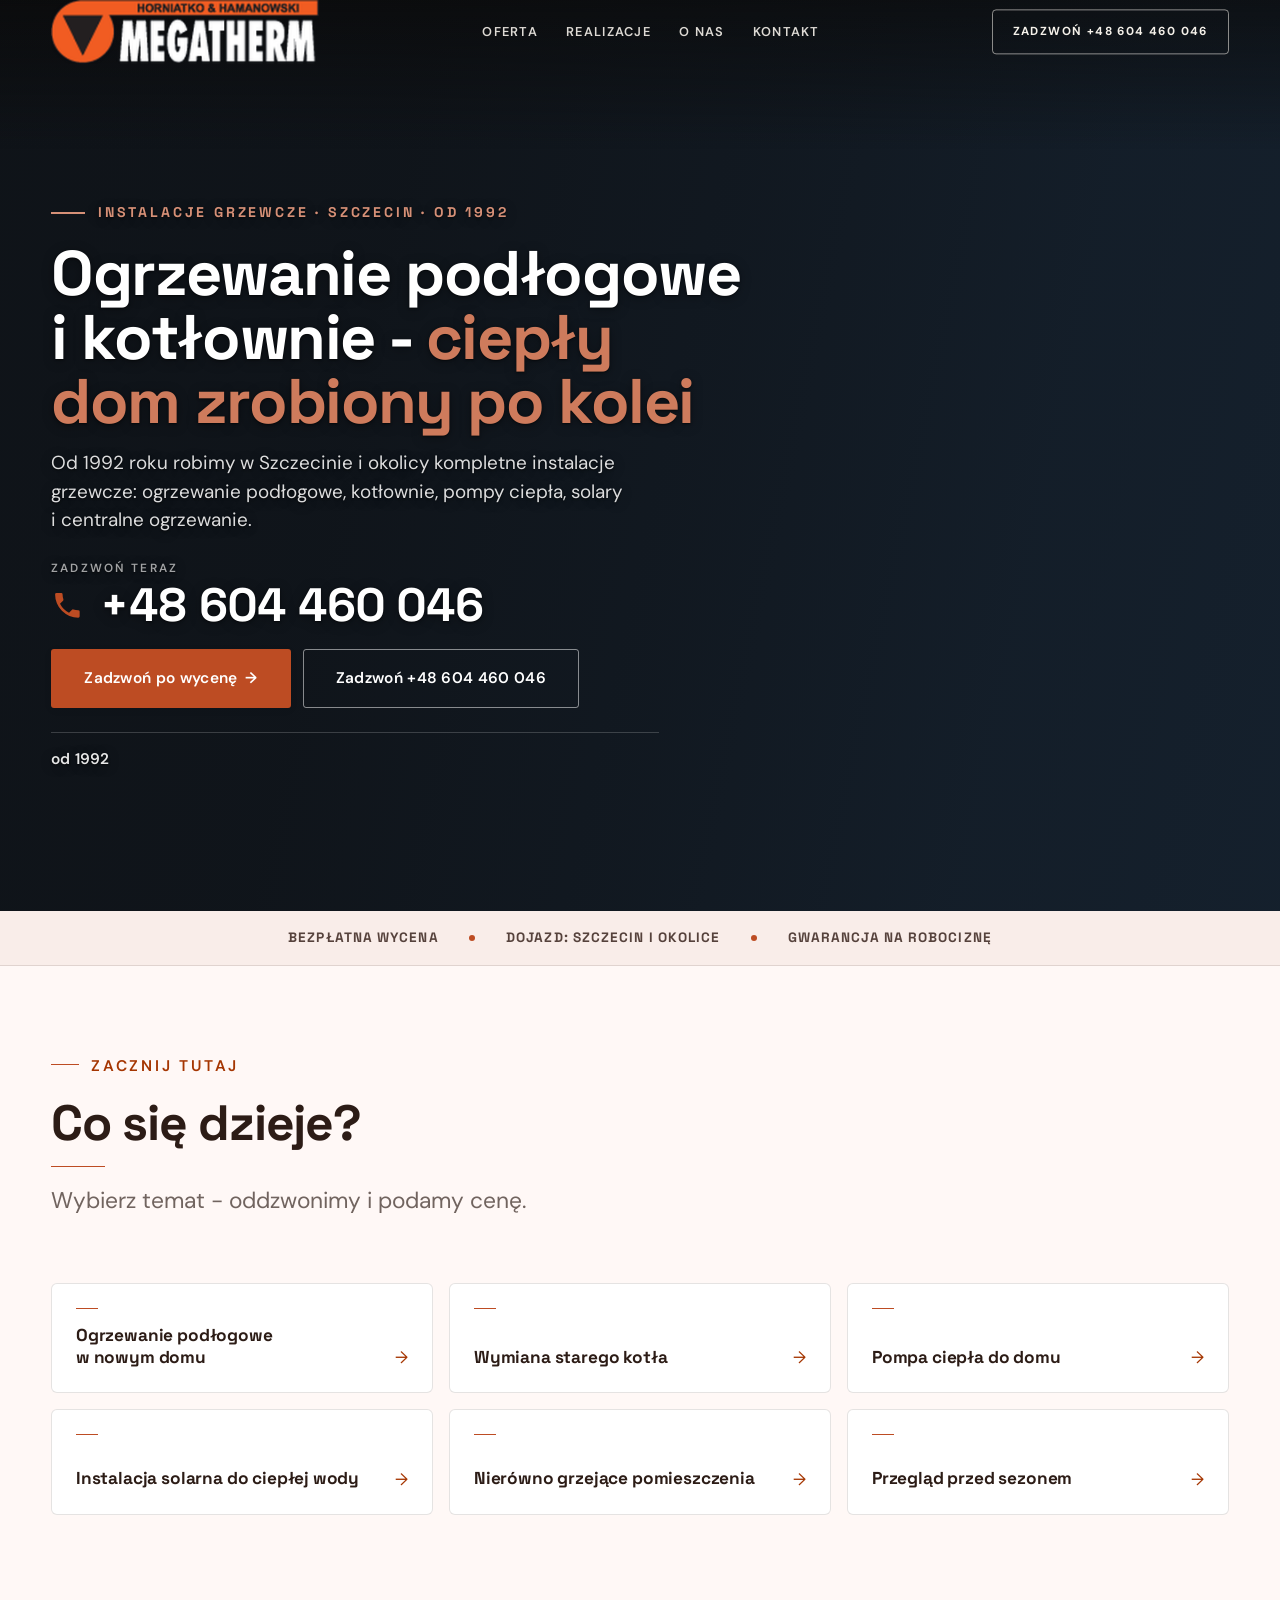
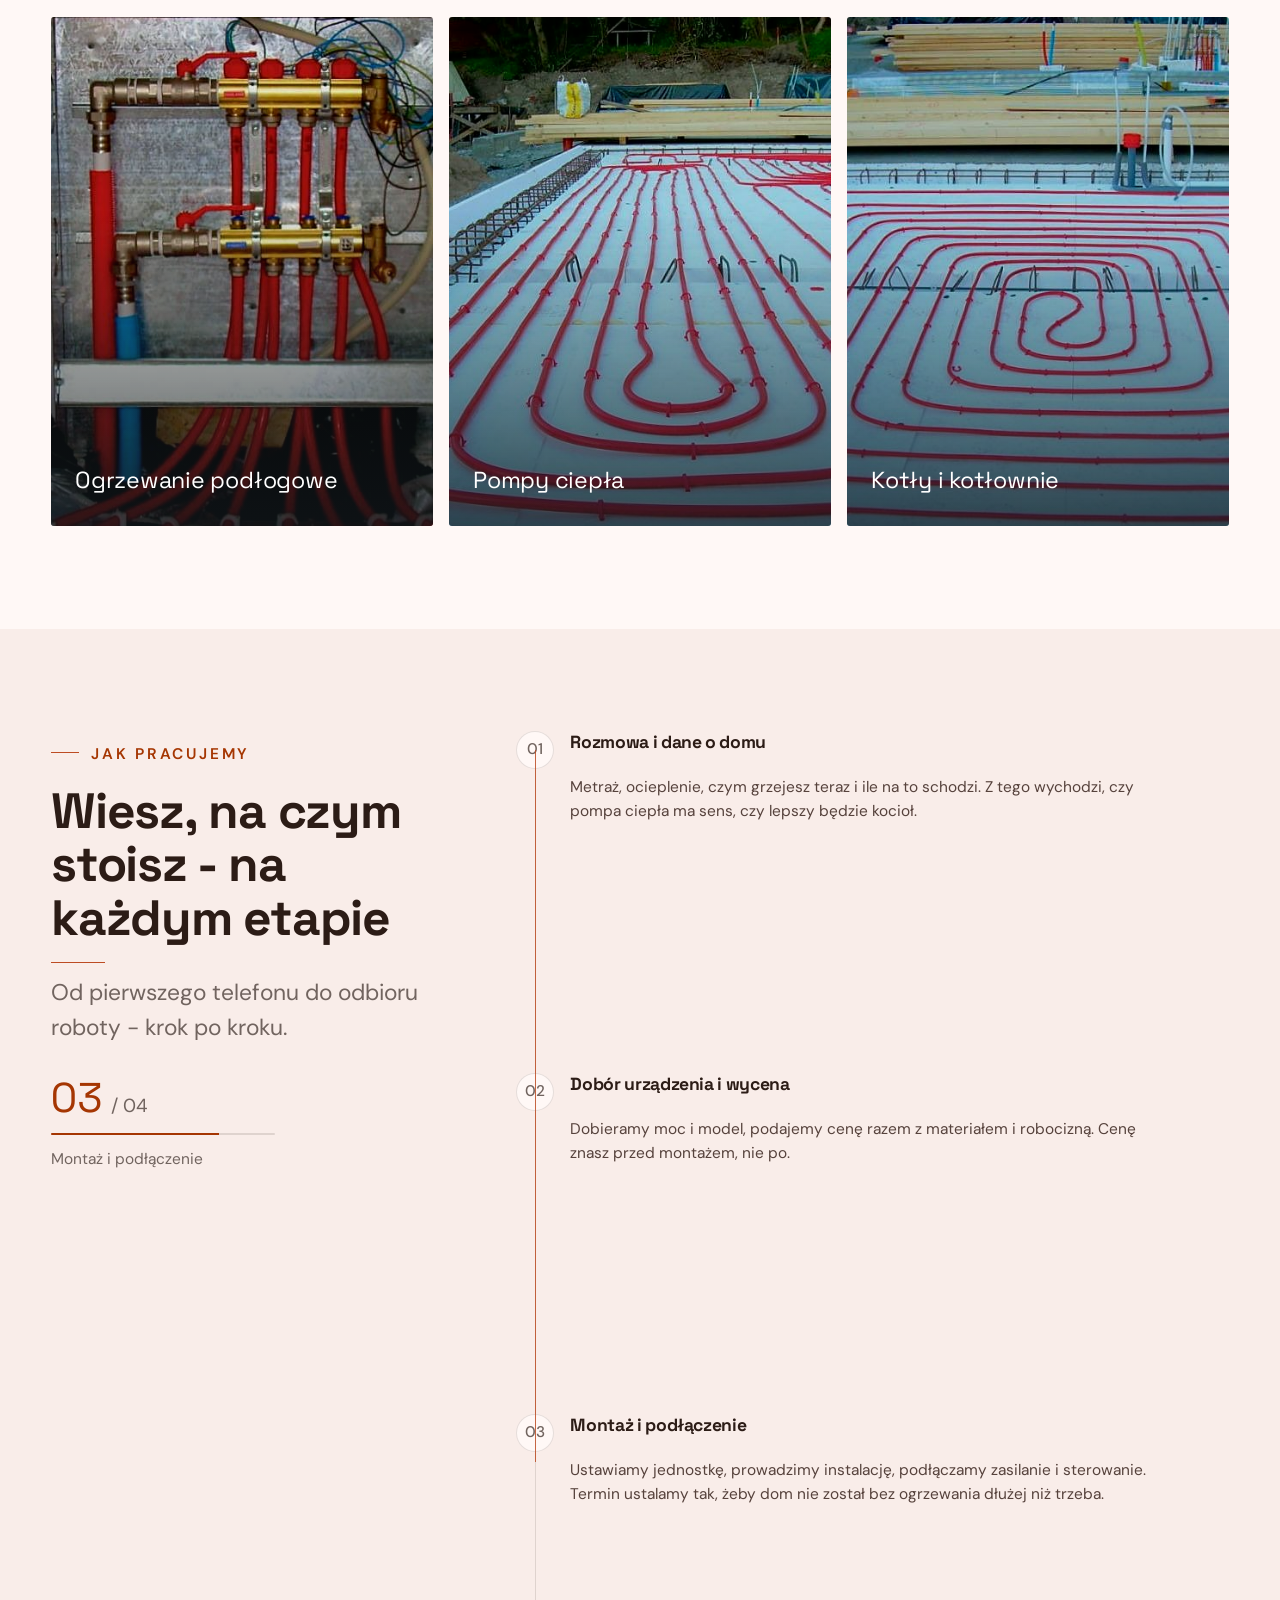
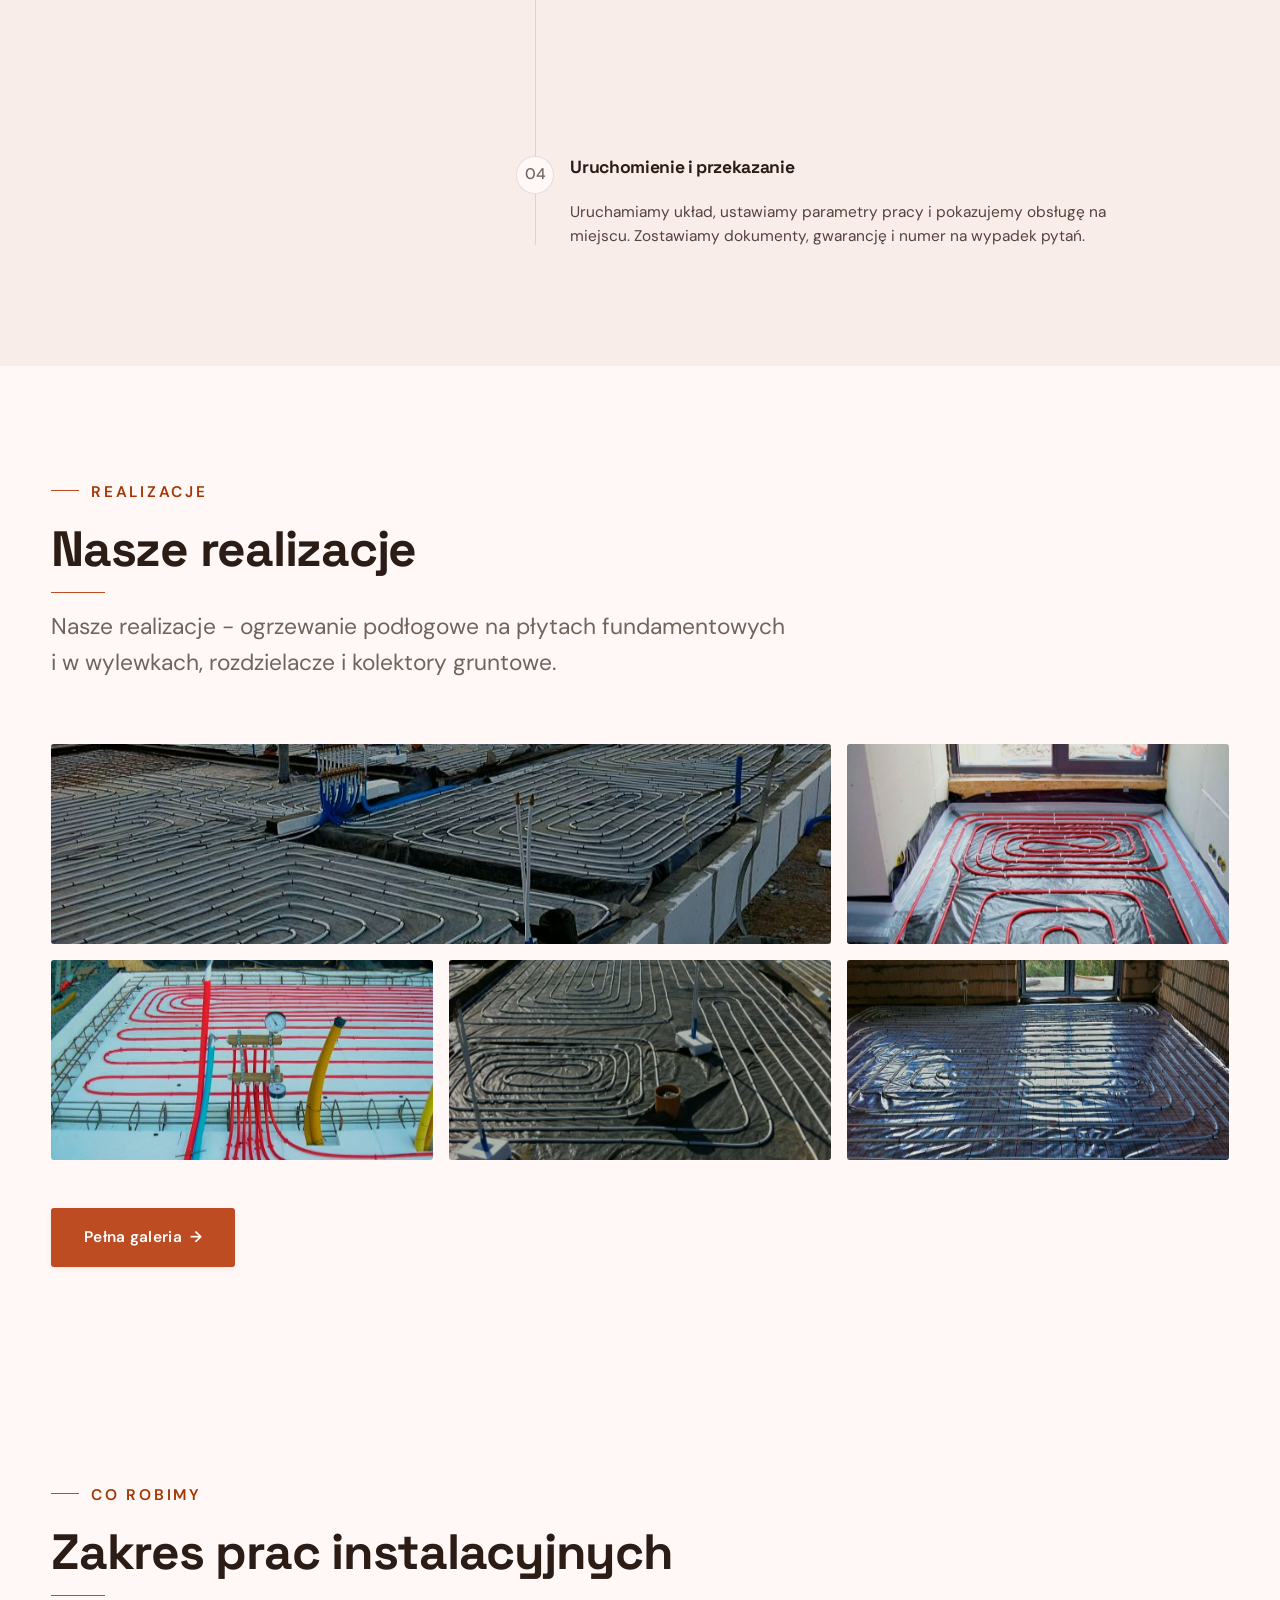
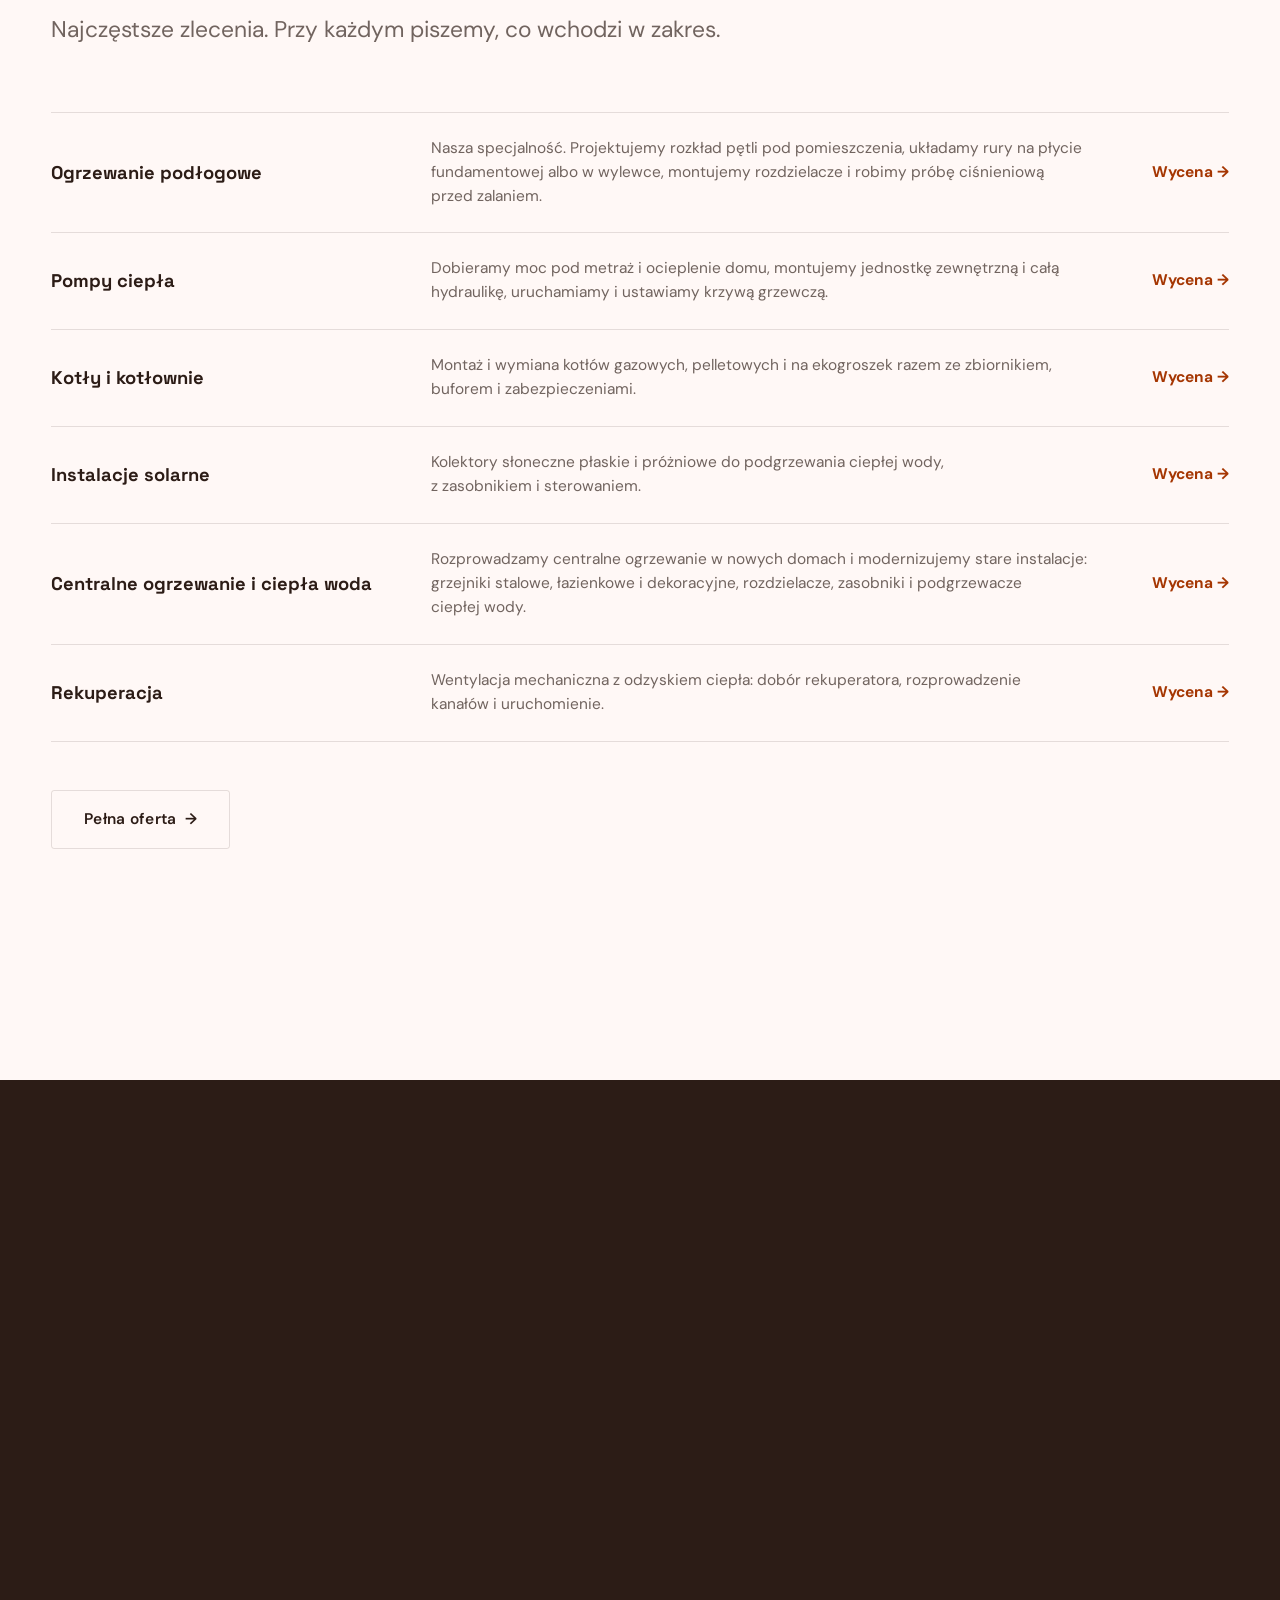
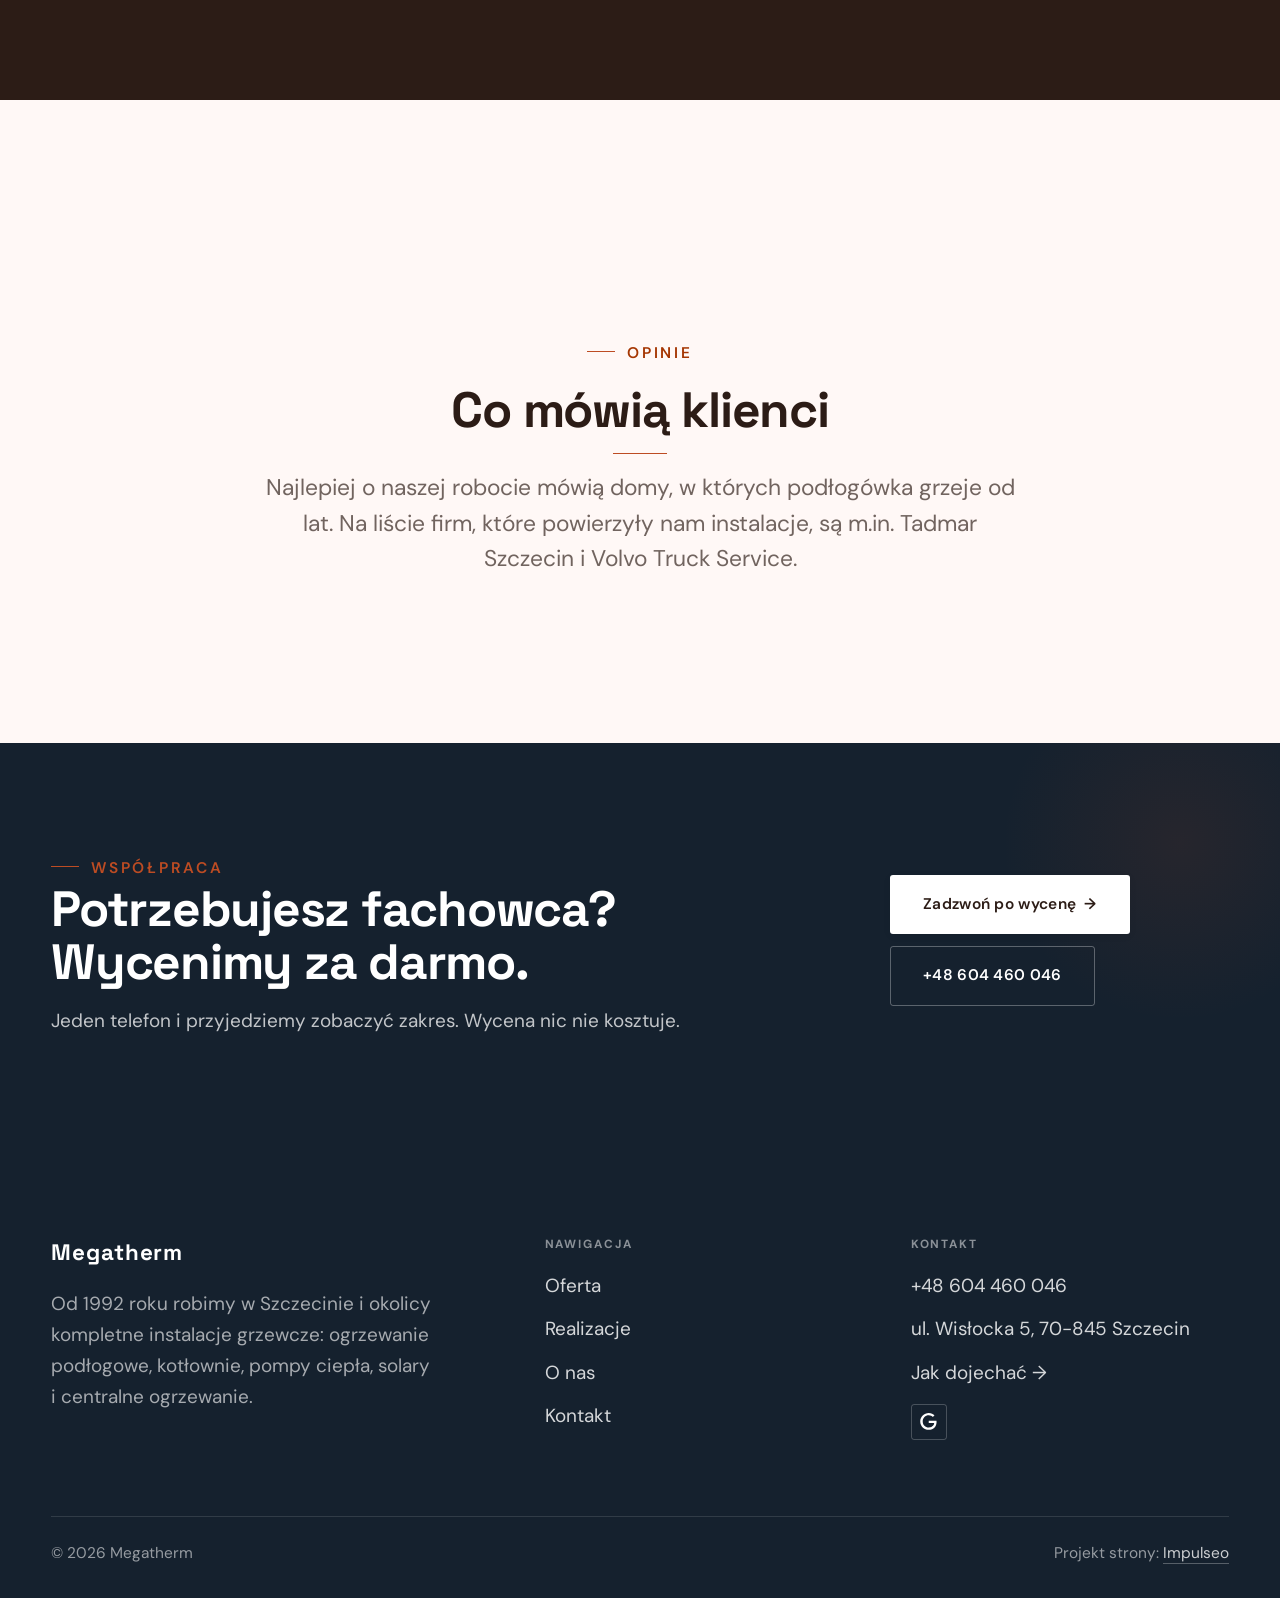
<file: index.html>
<!DOCTYPE html>
<html lang="pl">
<head>
<meta charset="UTF-8">
<meta name="viewport" content="width=device-width, initial-scale=1.0">
<title>Megatherm - Ogrzewanie podłogowe i instalacje grzewcze · Szczecin</title>
<meta name="description" content="Megatherm - instalacje grzewcze w Szczecinie od 1992 roku. Ogrzewanie podłogowe, kotły i kotłownie, pompy ciepła, instalacje solarne, c.o. i woda. Zadzwoń i umów wycenę.">
<link rel="canonical" href="https://kris20032.github.io/megatherm/">
<meta name="robots" content="noindex, nofollow">
<meta property="og:type" content="website">
<meta property="og:locale" content="pl_PL">
<meta property="og:site_name" content="Megatherm">
<meta property="og:title" content="Megatherm - Ogrzewanie podłogowe i instalacje grzewcze · Szczecin">
<meta property="og:description" content="Megatherm - instalacje grzewcze w Szczecinie od 1992 roku. Ogrzewanie podłogowe, kotły i kotłownie, pompy ciepła, instalacje solarne, c.o. i woda. Zadzwoń i umów wycenę.">
<meta property="og:url" content="https://kris20032.github.io/megatherm/">
<meta property="og:image" content="https://kris20032.github.io/megatherm/img/og.jpg">
<meta property="og:image:width" content="1200">
<meta property="og:image:height" content="630">
<meta name="twitter:card" content="summary_large_image">
<script type="application/ld+json">{"@context": "https://schema.org", "@type": "LocalBusiness", "name": "Megatherm", "url": "https://kris20032.github.io/megatherm/", "telephone": "+48604460046", "image": "https://kris20032.github.io/megatherm/img/og.jpg", "areaServed": "Szczecin", "sameAs": ["https://www.google.com/maps/place/Megatherm/@53.4079817,14.6856715,672m/data=!3m2!1e3!4b1!4m6!3m5!1s0x4700a71cae42d4b3:0x2711b4e57bda7ff7!8m2!3d53.4079817!4d14.6856715!16s%2Fg%2F1pty234q7"]}</script>
<link rel="preconnect" href="https://fonts.googleapis.com">
<link rel="preconnect" href="https://fonts.gstatic.com" crossorigin>
<link href="https://fonts.googleapis.com/css2?family=Space+Grotesk:wght@500;600;700&family=DM+Sans:opsz,wght@9..40,400;9..40,500;9..40,600&display=swap" rel="stylesheet">
<link rel="stylesheet" href="assets/styles.css?v=c77e8405">
<meta name="nb-deploy" content="57db25baaf9f">
</head>
<body>

<header class="nav">
  <div class="wrap nav-inner">
    <a class="brand brand-has-logo" href="index.html"><img class="brand-logo" src="img/logo.png" alt="Megatherm" width="603" height="144" decoding="async"></a>
    <nav class="nav-links">
      <a href="oferta.html">Oferta</a>
      <a href="realizacje.html">Realizacje</a>
      <a href="o-nas.html">O nas</a>
      <a href="kontakt.html">Kontakt</a>
      <a href="tel:+48604460046" class="btn btn-accent">Zadzwoń +48 604 460 046</a>
    </nav>
    <button class="nav-toggle" aria-label="Menu"><span></span><span></span><span></span></button>
  </div>
</header>

<main>
<section class="hero-fach">
  <img class="hf-photo" src="img/hero.jpg" fetchpriority="high" data-rotate="img/g1.jpg|img/g13.jpg" alt="Megatherm" width="1600" height="1068">
  <div class="hf-panel">
    <div class="hf-inner">
      <span class="hf-kicker">Instalacje grzewcze · Szczecin · od 1992</span>
      <h1 class="hf-title">Ogrzewanie podłogowe i kotłownie - <em>ciepły dom zrobiony po kolei</em></h1>
      <p class="hf-lead">Od 1992 roku robimy w Szczecinie i okolicy kompletne instalacje grzewcze: ogrzewanie podłogowe, kotłownie, pompy ciepła, solary i centralne ogrzewanie.</p>
      <a class="hf-phone" href="tel:+48604460046"><span class="hf-phone-lab">Zadzwoń teraz</span><span class="hf-phone-num"><svg class="ico-tel" width="16" height="16" viewBox="0 0 24 24" fill="none" aria-hidden="true"><path d="M6.6 10.8a15.5 15.5 0 0 0 6.6 6.6l2.2-2.2a1 1 0 0 1 1-.24 11.4 11.4 0 0 0 3.6.58 1 1 0 0 1 1 1V20a1 1 0 0 1-1 1A17 17 0 0 1 3 4a1 1 0 0 1 1-1h3.5a1 1 0 0 1 1 1c0 1.25.2 2.46.58 3.6a1 1 0 0 1-.25 1l-2.23 2.2Z" fill="currentColor"/></svg> +48 604 460 046</span></a>
      <div class="hf-actions">
        <a href="kontakt.html" class="btn btn-accent">Zadzwoń po wycenę <span class="arr">→</span></a>
        <a href="tel:+48604460046" class="btn btn-ghost hf-ghost">Zadzwoń +48 604 460 046</a>
      </div>
      <div class="hf-trust">od 1992</div>
    </div>
  </div>
</section>
<section class="fach-promise">
  <div class="wrap">
    <ul class="fp-row reveal"><li>Bezpłatna wycena</li><li>Dojazd: Szczecin i okolice</li><li>Gwarancja na robociznę</li></ul>
  </div>
</section>
<section class="objawy">
  <div class="wrap">
    <div class="head reveal">
      <span class="eyebrow">Zacznij tutaj</span>
      <h2>Co się dzieje?</h2>
      <p>Wybierz temat - oddzwonimy i podamy cenę.</p>
    </div>
    <div class="obj-grid">
      <a class="obj-tile reveal" href="kontakt.html"><span class="ot-row"><span class="ot-name">Ogrzewanie podłogowe w nowym domu</span><span class="ot-arr" aria-hidden="true">→</span></span></a>
      <a class="obj-tile reveal" href="kontakt.html"><span class="ot-row"><span class="ot-name">Wymiana starego kotła</span><span class="ot-arr" aria-hidden="true">→</span></span></a>
      <a class="obj-tile reveal" href="kontakt.html"><span class="ot-row"><span class="ot-name">Pompa ciepła do domu</span><span class="ot-arr" aria-hidden="true">→</span></span></a>
      <a class="obj-tile reveal" href="kontakt.html"><span class="ot-row"><span class="ot-name">Instalacja solarna do ciepłej wody</span><span class="ot-arr" aria-hidden="true">→</span></span></a>
      <a class="obj-tile reveal" href="kontakt.html"><span class="ot-row"><span class="ot-name">Nierówno grzejące pomieszczenia</span><span class="ot-arr" aria-hidden="true">→</span></span></a>
      <a class="obj-tile reveal" href="kontakt.html"><span class="ot-row"><span class="ot-name">Przegląd przed sezonem</span><span class="ot-arr" aria-hidden="true">→</span></span></a>
    </div>
  </div>
</section>
<section class="gateways-band">
  <div class="wrap">
    <div class="gateways">
      <a href="oferta.html" class="gateway reveal"><img src="img/g2.jpg" alt="Ogrzewanie podłogowe" loading="lazy" width="900" height="675" decoding="async"><span class="g-ttl">Ogrzewanie podłogowe</span></a>
      <a href="oferta.html" class="gateway reveal"><img src="img/g3.jpg" alt="Pompy ciepła" loading="lazy" width="900" height="675" decoding="async"><span class="g-ttl">Pompy ciepła</span></a>
      <a href="oferta.html" class="gateway reveal"><img src="img/g4.jpg" alt="Kotły i kotłownie" loading="lazy" width="900" height="674" decoding="async"><span class="g-ttl">Kotły i kotłownie</span></a>
    </div>
  </div>
</section>
<section class="proces proces-os fachowcy">
  <div class="wrap proc-grid">
    <div class="proc-side">
      <div class="head reveal">
        <span class="eyebrow">Jak pracujemy</span>
        <h2>Wiesz, na czym stoisz - na każdym etapie</h2>
        <p>Od pierwszego telefonu do odbioru roboty - krok po kroku.</p>
      </div>
      <div class="proc-count" aria-hidden="true"><span class="pc-cur">01</span><span class="pc-all">/ 04</span></div>
      <div class="proc-bar" aria-hidden="true"><i></i></div>
      <p class="proc-now" aria-hidden="true">Rozmowa i dane o domu</p>
    </div>
    <ol class="proces-line">
      <li class="reveal"><span class="pno">01</span><h3>Rozmowa i dane o domu</h3><p>Metraż, ocieplenie, czym grzejesz teraz i ile na to schodzi. Z tego wychodzi, czy pompa ciepła ma sens, czy lepszy będzie kocioł.</p></li>
      <li class="reveal"><span class="pno">02</span><h3>Dobór urządzenia i wycena</h3><p>Dobieramy moc i model, podajemy cenę razem z materiałem i robocizną. Cenę znasz przed montażem, nie po.</p></li>
      <li class="reveal"><span class="pno">03</span><h3>Montaż i podłączenie</h3><p>Ustawiamy jednostkę, prowadzimy instalację, podłączamy zasilanie i sterowanie. Termin ustalamy tak, żeby dom nie został bez ogrzewania dłużej niż trzeba.</p></li>
      <li class="reveal"><span class="pno">04</span><h3>Uruchomienie i przekazanie</h3><p>Uruchamiamy układ, ustawiamy parametry pracy i pokazujemy obsługę na miejscu. Zostawiamy dokumenty, gwarancję i numer na wypadek pytań.</p></li>
    </ol>
  </div>
</section>
<section>
  <div class="wrap">
    <div class="head reveal">
      <span class="eyebrow">Realizacje</span>
      <h2>Nasze realizacje</h2>
      <p>Nasze realizacje - ogrzewanie podłogowe na płytach fundamentowych i w wylewkach, rozdzielacze i kolektory gruntowe.</p>
    </div>
    <div class="gallery">
      <div class="tile t-two3 reveal"><img src="img/g5.jpg" alt="Megatherm" loading="lazy" width="900" height="672" decoding="async"></div>
      <div class="tile t-third reveal"><img src="img/g6.jpg" alt="Megatherm" loading="lazy" width="900" height="674" decoding="async"></div>
      <div class="tile t-third reveal"><img src="img/g7.jpg" alt="Megatherm" loading="lazy" width="900" height="675" decoding="async"></div>
      <div class="tile t-third reveal"><img src="img/g8.jpg" alt="Megatherm" loading="lazy" width="876" height="650" decoding="async"></div>
      <div class="tile t-third reveal"><img src="img/g9.jpg" alt="Megatherm" loading="lazy" width="900" height="672" decoding="async"></div>
    </div>
    <div style="margin-top:var(--space-7)" class="reveal"><a href="realizacje.html" class="btn btn-accent">Pełna galeria <span class="arr">→</span></a></div>
  </div>
</section>
<section class="fach-uslugi">
  <div class="wrap">
    <div class="head reveal">
      <span class="eyebrow">Co robimy</span>
      <h2>Zakres prac instalacyjnych</h2>
      <p>Najczęstsze zlecenia. Przy każdym piszemy, co wchodzi w zakres.</p>
    </div>
    <ul class="fu-list">
      <li class="fu-row reveal"><div class="fu-name">Ogrzewanie podłogowe</div><div class="fu-desc">Nasza specjalność. Projektujemy rozkład pętli pod pomieszczenia, układamy rury na płycie fundamentowej albo w wylewce, montujemy rozdzielacze i robimy próbę ciśnieniową przed zalaniem.</div><a class="fu-cta" href="kontakt.html">Wycena <span class="arr">→</span></a></li>
      <li class="fu-row reveal"><div class="fu-name">Pompy ciepła</div><div class="fu-desc">Dobieramy moc pod metraż i ocieplenie domu, montujemy jednostkę zewnętrzną i całą hydraulikę, uruchamiamy i ustawiamy krzywą grzewczą.</div><a class="fu-cta" href="kontakt.html">Wycena <span class="arr">→</span></a></li>
      <li class="fu-row reveal"><div class="fu-name">Kotły i kotłownie</div><div class="fu-desc">Montaż i wymiana kotłów gazowych, pelletowych i na ekogroszek razem ze zbiornikiem, buforem i zabezpieczeniami.</div><a class="fu-cta" href="kontakt.html">Wycena <span class="arr">→</span></a></li>
      <li class="fu-row reveal"><div class="fu-name">Instalacje solarne</div><div class="fu-desc">Kolektory słoneczne płaskie i próżniowe do podgrzewania ciepłej wody, z zasobnikiem i sterowaniem.</div><a class="fu-cta" href="kontakt.html">Wycena <span class="arr">→</span></a></li>
      <li class="fu-row reveal"><div class="fu-name">Centralne ogrzewanie i ciepła woda</div><div class="fu-desc">Rozprowadzamy centralne ogrzewanie w nowych domach i modernizujemy stare instalacje: grzejniki stalowe, łazienkowe i dekoracyjne, rozdzielacze, zasobniki i podgrzewacze ciepłej wody.</div><a class="fu-cta" href="kontakt.html">Wycena <span class="arr">→</span></a></li>
      <li class="fu-row reveal"><div class="fu-name">Rekuperacja</div><div class="fu-desc">Wentylacja mechaniczna z odzyskiem ciepła: dobór rekuperatora, rozprowadzenie kanałów i uruchomienie.</div><a class="fu-cta" href="kontakt.html">Wycena <span class="arr">→</span></a></li>
    </ul>
    <div style="margin-top:var(--space-7)" class="reveal"><a href="oferta.html" class="btn btn-ghost">Pełna oferta <span class="arr">→</span></a></div>
  </div>
</section>
<section class="stopklatka" aria-hidden="true">
  <div class="stk-bg" style="background-image:url(img/g14.jpg)"></div>
</section>
<section class="opinie op-fallback">
  <div class="wrap">
    <div class="head center reveal">
      <span class="eyebrow">Opinie</span>
      <h2>Co mówią klienci</h2>
      <p>Najlepiej o naszej robocie mówią domy, w których podłogówka grzeje od lat. Na liście firm, które powierzyły nam instalacje, są m.in. Tadmar Szczecin i Volvo Truck Service.</p>
    </div>
  </div>
</section>
<section class="cta">
  <div class="wrap">
    <div class="reveal">
      <span class="eyebrow">Współpraca</span>
      <h2>Potrzebujesz fachowca? Wycenimy za darmo.</h2>
      <p>Jeden telefon i przyjedziemy zobaczyć zakres. Wycena nic nie kosztuje.</p>
    </div>
    <div class="cta-actions reveal">
      <a href="kontakt.html" class="btn btn-light">Zadzwoń po wycenę <span class="arr">→</span></a>
      <a href="tel:+48604460046" class="btn btn-ghost btn-ghost-cta">+48 604 460 046</a>
    </div>
  </div>
</section>
</main>

<footer>
  <div class="wrap">
    <div class="foot-grid">
      <div class="foot-brand">
        <div class="name">Megatherm</div>
        <p>Od 1992 roku robimy w Szczecinie i okolicy kompletne instalacje grzewcze: ogrzewanie podłogowe, kotłownie, pompy ciepła, solary i centralne ogrzewanie.</p>
      </div>
      <div class="foot-col">
        <h4>Nawigacja</h4>
        <a href="oferta.html">Oferta</a>
        <a href="realizacje.html">Realizacje</a>
        <a href="o-nas.html">O nas</a>
        <a href="kontakt.html">Kontakt</a>
      </div>
      <div class="foot-col">
        <h4>Kontakt</h4>
        <a href="tel:+48604460046">+48 604 460 046</a>
        <p>ul. Wisłocka 5, 70-845 Szczecin</p>
        <a href="https://www.google.com/maps/place/Megatherm/@53.4079817,14.6856715,672m/data=!3m2!1e3!4b1!4m6!3m5!1s0x4700a71cae42d4b3:0x2711b4e57bda7ff7!8m2!3d53.4079817!4d14.6856715!16s%2Fg%2F1pty234q7" target="_blank" rel="noopener">Jak dojechać →</a>
      <div class="foot-soc">
        <a class="soc" href="https://www.google.com/maps/place/Megatherm/@53.4079817,14.6856715,672m/data=!3m2!1e3!4b1!4m6!3m5!1s0x4700a71cae42d4b3:0x2711b4e57bda7ff7!8m2!3d53.4079817!4d14.6856715!16s%2Fg%2F1pty234q7" target="_blank" rel="noopener" aria-label="Google - Megatherm"><svg viewBox="0 0 24 24" aria-hidden="true" focusable="false"><path d="M12.48 10.92v3.28h7.84c-.24 1.84-.853 3.187-1.787 4.133-1.147 1.147-2.933 2.4-6.053 2.4-4.827 0-8.6-3.893-8.6-8.72s3.773-8.72 8.6-8.72c2.6 0 4.507 1.027 5.907 2.347l2.307-2.307C18.747 1.44 16.133 0 12.48 0 5.867 0 .307 5.387.307 12s5.56 12 12.173 12c3.573 0 6.267-1.173 8.373-3.36 2.16-2.16 2.84-5.213 2.84-7.667 0-.76-.053-1.467-.173-2.053H12.48z" fill="currentColor"/></svg></a>
      </div>
      </div>
    </div>
    <div class="foot-bot">
      <span>© 2026 Megatherm</span>
      <span>Projekt strony: <a class="foot-credit" href="https://impulseo.pl" target="_blank" rel="noopener">Impulseo</a></span>
    </div>
  </div>
</footer>
<div class="sticky-call"><a class="sc-call" href="tel:+48604460046"><svg class="ico-tel" width="16" height="16" viewBox="0 0 24 24" fill="none" aria-hidden="true"><path d="M6.6 10.8a15.5 15.5 0 0 0 6.6 6.6l2.2-2.2a1 1 0 0 1 1-.24 11.4 11.4 0 0 0 3.6.58 1 1 0 0 1 1 1V20a1 1 0 0 1-1 1A17 17 0 0 1 3 4a1 1 0 0 1 1-1h3.5a1 1 0 0 1 1 1c0 1.25.2 2.46.58 3.6a1 1 0 0 1-.25 1l-2.23 2.2Z" fill="currentColor"/></svg> Zadzwoń</a><a class="sc-quote" href="kontakt.html">Zadzwoń po wycenę</a></div>
<div class="demo-wazne" data-do="2026-11-18" data-cykl="3" hidden><svg class="dw-ico" width="13" height="13" viewBox="0 0 24 24" fill="none" aria-hidden="true"><circle cx="12" cy="12" r="8.6" stroke="currentColor" stroke-width="1.8"/><path d="M12 7.2V12l3.3 2" stroke="currentColor" stroke-width="1.8" stroke-linecap="round"/></svg><span class="dw-txt"></span></div>

<script src="assets/main.js"></script>
</body>
</html>
</file>
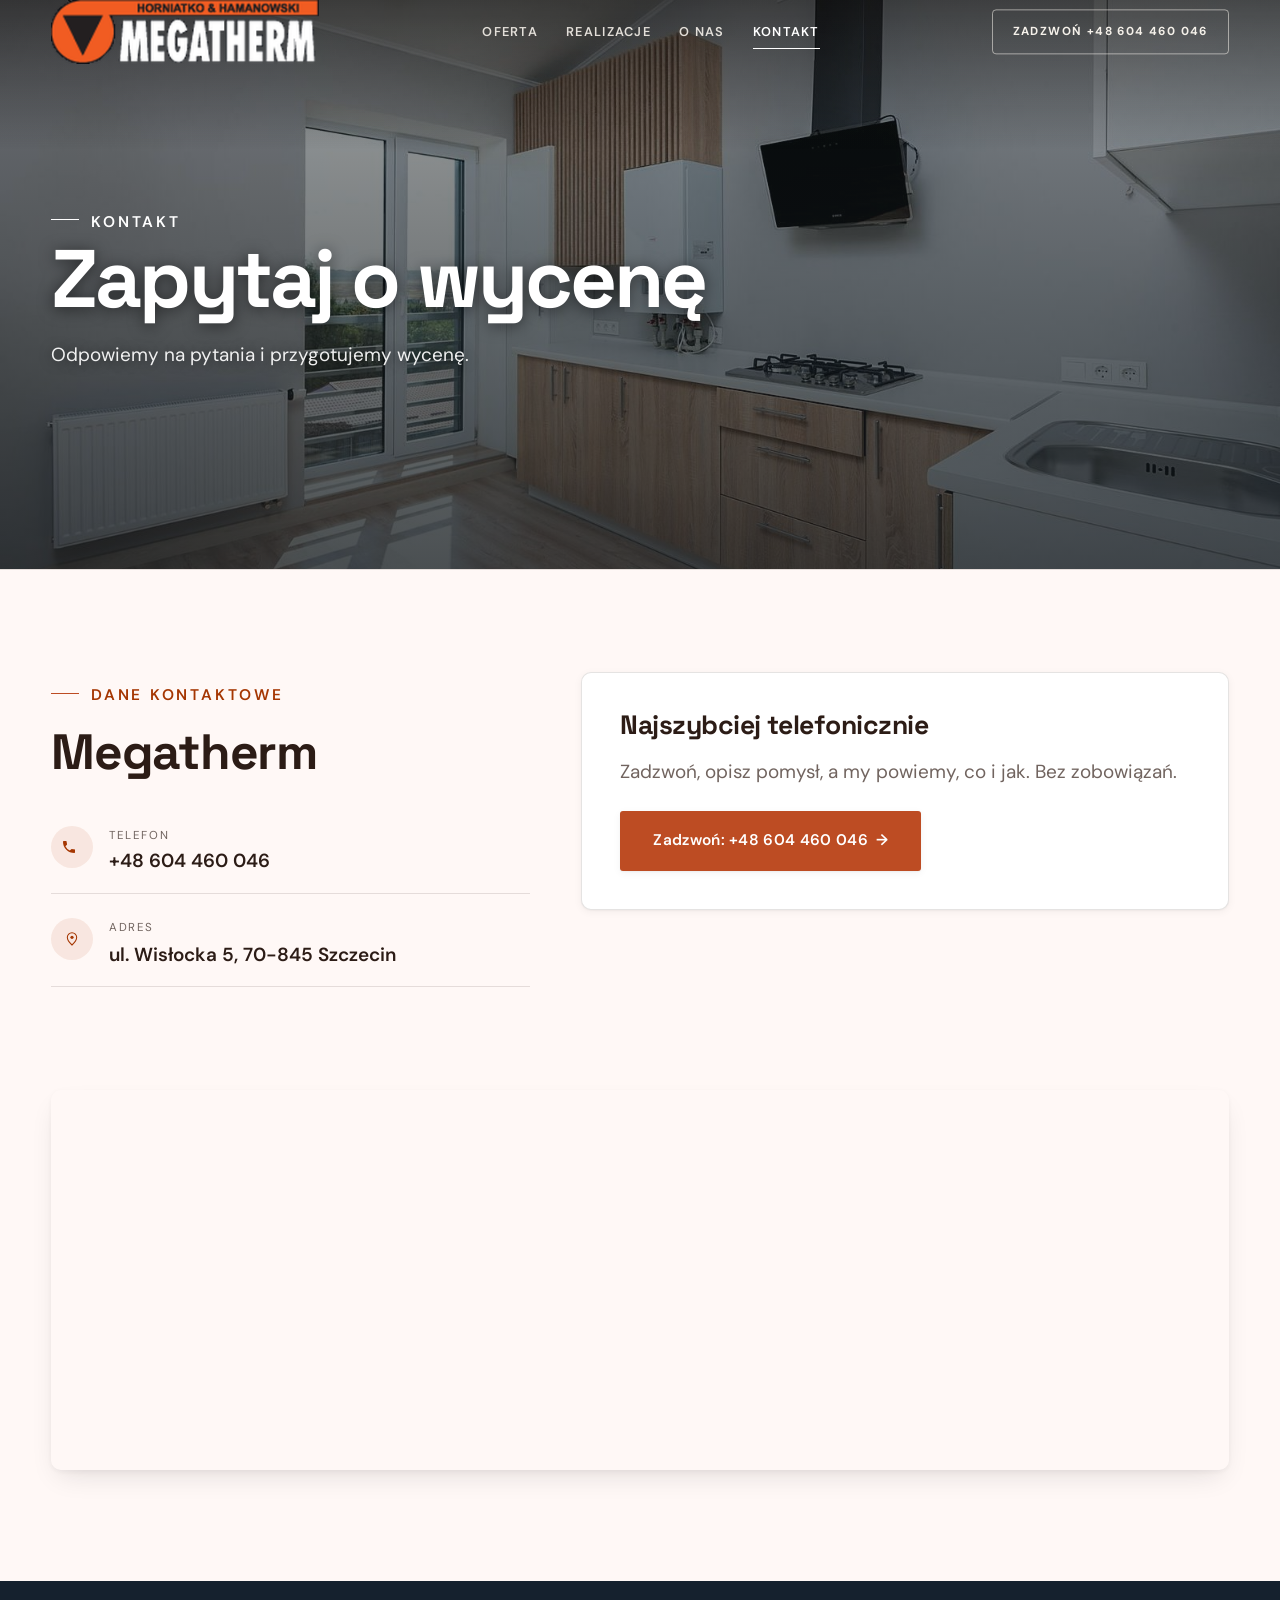
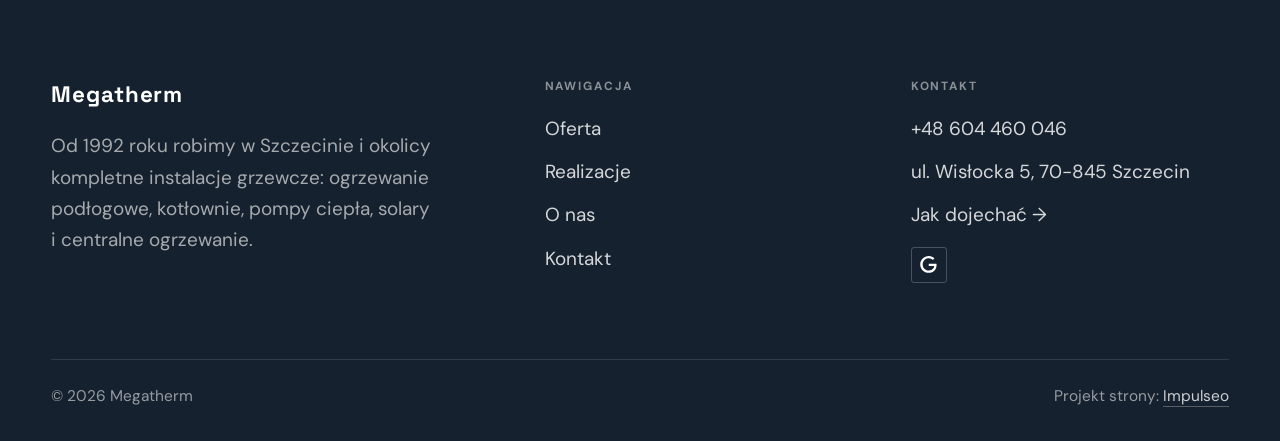
<file: kontakt.html>
<!DOCTYPE html>
<html lang="pl">
<head>
<meta charset="UTF-8">
<meta name="viewport" content="width=device-width, initial-scale=1.0">
<title>Kontakt - Megatherm</title>
<meta name="description" content="Kontakt Megatherm - ul. Wisłocka 5, 70-845 Szczecin">
<link rel="canonical" href="https://kris20032.github.io/megatherm/kontakt.html">
<meta name="robots" content="noindex, nofollow">
<meta property="og:type" content="website">
<meta property="og:locale" content="pl_PL">
<meta property="og:site_name" content="Megatherm">
<meta property="og:title" content="Kontakt - Megatherm">
<meta property="og:description" content="Kontakt Megatherm - ul. Wisłocka 5, 70-845 Szczecin">
<meta property="og:url" content="https://kris20032.github.io/megatherm/kontakt.html">
<meta property="og:image" content="https://kris20032.github.io/megatherm/img/og.jpg">
<meta property="og:image:width" content="1200">
<meta property="og:image:height" content="630">
<meta name="twitter:card" content="summary_large_image">
<link rel="preconnect" href="https://fonts.googleapis.com">
<link rel="preconnect" href="https://fonts.gstatic.com" crossorigin>
<link href="https://fonts.googleapis.com/css2?family=Space+Grotesk:wght@500;600;700&family=DM+Sans:opsz,wght@9..40,400;9..40,500;9..40,600&display=swap" rel="stylesheet">
<link rel="stylesheet" href="assets/styles.css?v=c77e8405">
</head>
<body>

<header class="nav">
  <div class="wrap nav-inner">
    <a class="brand brand-has-logo" href="index.html"><img class="brand-logo" src="img/logo.png" alt="Megatherm" width="603" height="144" decoding="async"></a>
    <nav class="nav-links">
      <a href="oferta.html">Oferta</a>
      <a href="realizacje.html">Realizacje</a>
      <a href="o-nas.html">O nas</a>
      <a href="kontakt.html" class="active" aria-current="page">Kontakt</a>
      <a href="tel:+48604460046" class="btn btn-accent">Zadzwoń +48 604 460 046</a>
    </nav>
    <button class="nav-toggle" aria-label="Menu"><span></span><span></span><span></span></button>
  </div>
</header>

<main>
<section class="pagehead">
  <img src="img/g15.jpg" alt="Megatherm - Zapytaj o wycenę" width="1600" height="1068" decoding="async">
  <div class="wrap">
    <span class="eyebrow">Kontakt</span>
    <h1>Zapytaj o wycenę</h1>
    <p>Odpowiemy na pytania i przygotujemy wycenę.</p>
  </div>
</section>
<section>
  <div class="wrap contact-grid">
    <div class="reveal">
      <span class="eyebrow">Dane kontaktowe</span>
      <h2 style="margin:var(--space-4) 0 var(--space-6)">Megatherm</h2>
      <div class="info-list">
        <div class="info-row"><div class="ic"><svg class="ico-tel" width="16" height="16" viewBox="0 0 24 24" fill="none" aria-hidden="true"><path d="M6.6 10.8a15.5 15.5 0 0 0 6.6 6.6l2.2-2.2a1 1 0 0 1 1-.24 11.4 11.4 0 0 0 3.6.58 1 1 0 0 1 1 1V20a1 1 0 0 1-1 1A17 17 0 0 1 3 4a1 1 0 0 1 1-1h3.5a1 1 0 0 1 1 1c0 1.25.2 2.46.58 3.6a1 1 0 0 1-.25 1l-2.23 2.2Z" fill="currentColor"/></svg></div><div><div class="lbl">Telefon</div><a class="val" href="tel:+48604460046">+48 604 460 046</a></div></div>
        <div class="info-row"><div class="ic"><svg class="ico-pin" width="16" height="16" viewBox="0 0 24 24" fill="none" aria-hidden="true"><path d="M12 21s7-6.1 7-11.5A7 7 0 0 0 5 9.5C5 14.9 12 21 12 21Z" stroke="currentColor" stroke-width="1.6" fill="none"/><circle cx="12" cy="9.5" r="2.4" fill="currentColor"/></svg></div><div><div class="lbl">Adres</div><div class="val">ul. Wisłocka 5, 70-845 Szczecin</div></div></div>
      </div>
    </div>
    <div class="reveal">
      <div class="form">
        <h3 style="margin-bottom:var(--space-4)">Najszybciej telefonicznie</h3>
        <p class="muted" style="margin-bottom:var(--space-5)">Zadzwoń, opisz pomysł, a my powiemy, co i jak. Bez zobowiązań.</p>
        <a href="tel:+48604460046" class="btn btn-accent" style="justify-content:center">Zadzwoń: +48 604 460 046 <span class="arr">→</span></a>
      </div>
    </div>
  </div>
</section>
<section style="padding-top:0">
  <div class="wrap reveal">
    <iframe class="map" title="Megatherm - Szczecin" src="https://maps.google.com/maps?q=Megatherm%20Szczecin&z=15&output=embed" loading="lazy" referrerpolicy="no-referrer-when-downgrade"></iframe>
  </div>
</section>
</main>

<footer>
  <div class="wrap">
    <div class="foot-grid">
      <div class="foot-brand">
        <div class="name">Megatherm</div>
        <p>Od 1992 roku robimy w Szczecinie i okolicy kompletne instalacje grzewcze: ogrzewanie podłogowe, kotłownie, pompy ciepła, solary i centralne ogrzewanie.</p>
      </div>
      <div class="foot-col">
        <h4>Nawigacja</h4>
        <a href="oferta.html">Oferta</a>
        <a href="realizacje.html">Realizacje</a>
        <a href="o-nas.html">O nas</a>
        <a href="kontakt.html">Kontakt</a>
      </div>
      <div class="foot-col">
        <h4>Kontakt</h4>
        <a href="tel:+48604460046">+48 604 460 046</a>
        <p>ul. Wisłocka 5, 70-845 Szczecin</p>
        <a href="https://www.google.com/maps/place/Megatherm/@53.4079817,14.6856715,672m/data=!3m2!1e3!4b1!4m6!3m5!1s0x4700a71cae42d4b3:0x2711b4e57bda7ff7!8m2!3d53.4079817!4d14.6856715!16s%2Fg%2F1pty234q7" target="_blank" rel="noopener">Jak dojechać →</a>
      <div class="foot-soc">
        <a class="soc" href="https://www.google.com/maps/place/Megatherm/@53.4079817,14.6856715,672m/data=!3m2!1e3!4b1!4m6!3m5!1s0x4700a71cae42d4b3:0x2711b4e57bda7ff7!8m2!3d53.4079817!4d14.6856715!16s%2Fg%2F1pty234q7" target="_blank" rel="noopener" aria-label="Google - Megatherm"><svg viewBox="0 0 24 24" aria-hidden="true" focusable="false"><path d="M12.48 10.92v3.28h7.84c-.24 1.84-.853 3.187-1.787 4.133-1.147 1.147-2.933 2.4-6.053 2.4-4.827 0-8.6-3.893-8.6-8.72s3.773-8.72 8.6-8.72c2.6 0 4.507 1.027 5.907 2.347l2.307-2.307C18.747 1.44 16.133 0 12.48 0 5.867 0 .307 5.387.307 12s5.56 12 12.173 12c3.573 0 6.267-1.173 8.373-3.36 2.16-2.16 2.84-5.213 2.84-7.667 0-.76-.053-1.467-.173-2.053H12.48z" fill="currentColor"/></svg></a>
      </div>
      </div>
    </div>
    <div class="foot-bot">
      <span>© 2026 Megatherm</span>
      <span>Projekt strony: <a class="foot-credit" href="https://impulseo.pl" target="_blank" rel="noopener">Impulseo</a></span>
    </div>
  </div>
</footer>
<div class="sticky-call"><a class="sc-call" href="tel:+48604460046"><svg class="ico-tel" width="16" height="16" viewBox="0 0 24 24" fill="none" aria-hidden="true"><path d="M6.6 10.8a15.5 15.5 0 0 0 6.6 6.6l2.2-2.2a1 1 0 0 1 1-.24 11.4 11.4 0 0 0 3.6.58 1 1 0 0 1 1 1V20a1 1 0 0 1-1 1A17 17 0 0 1 3 4a1 1 0 0 1 1-1h3.5a1 1 0 0 1 1 1c0 1.25.2 2.46.58 3.6a1 1 0 0 1-.25 1l-2.23 2.2Z" fill="currentColor"/></svg> Zadzwoń</a><a class="sc-quote" href="kontakt.html">Zadzwoń po wycenę</a></div>
<div class="demo-wazne" data-do="2026-11-18" data-cykl="3" hidden><svg class="dw-ico" width="13" height="13" viewBox="0 0 24 24" fill="none" aria-hidden="true"><circle cx="12" cy="12" r="8.6" stroke="currentColor" stroke-width="1.8"/><path d="M12 7.2V12l3.3 2" stroke="currentColor" stroke-width="1.8" stroke-linecap="round"/></svg><span class="dw-txt"></span></div>

<script src="assets/main.js"></script>
</body>
</html>
</file>
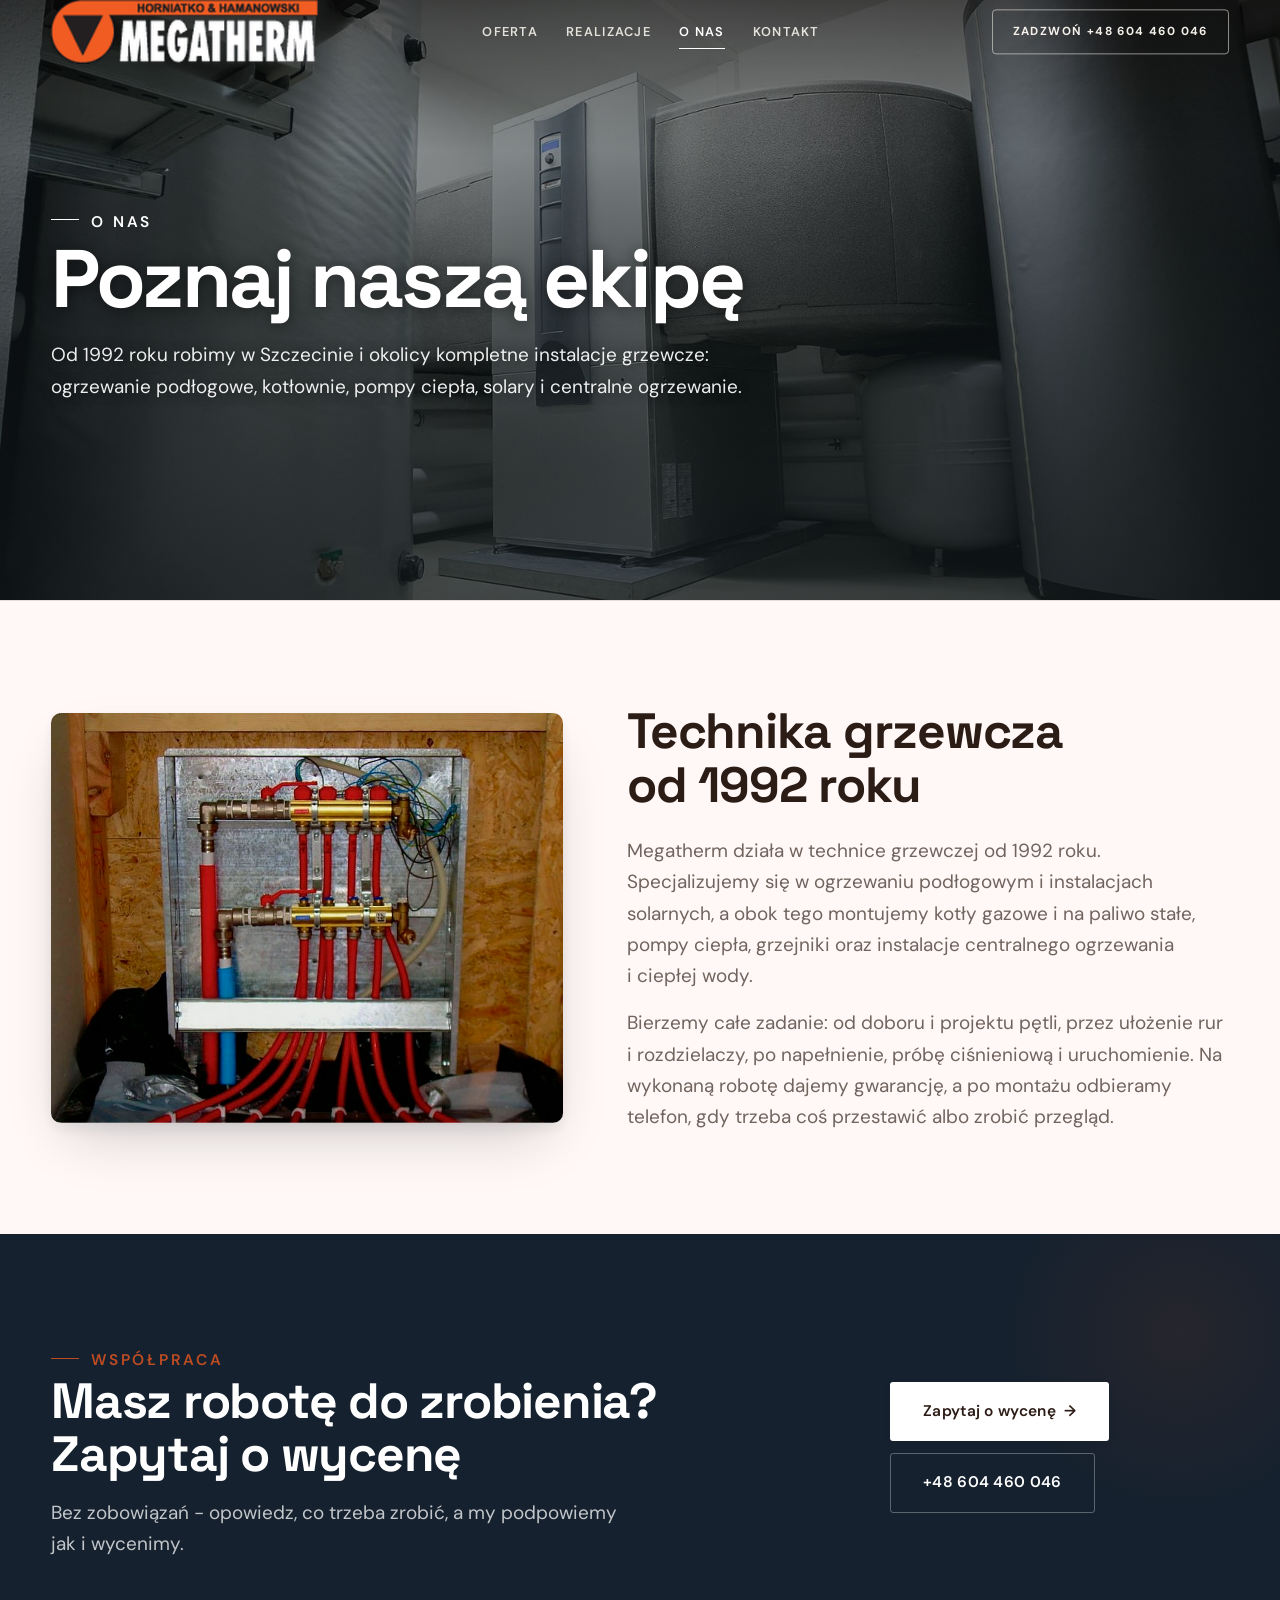
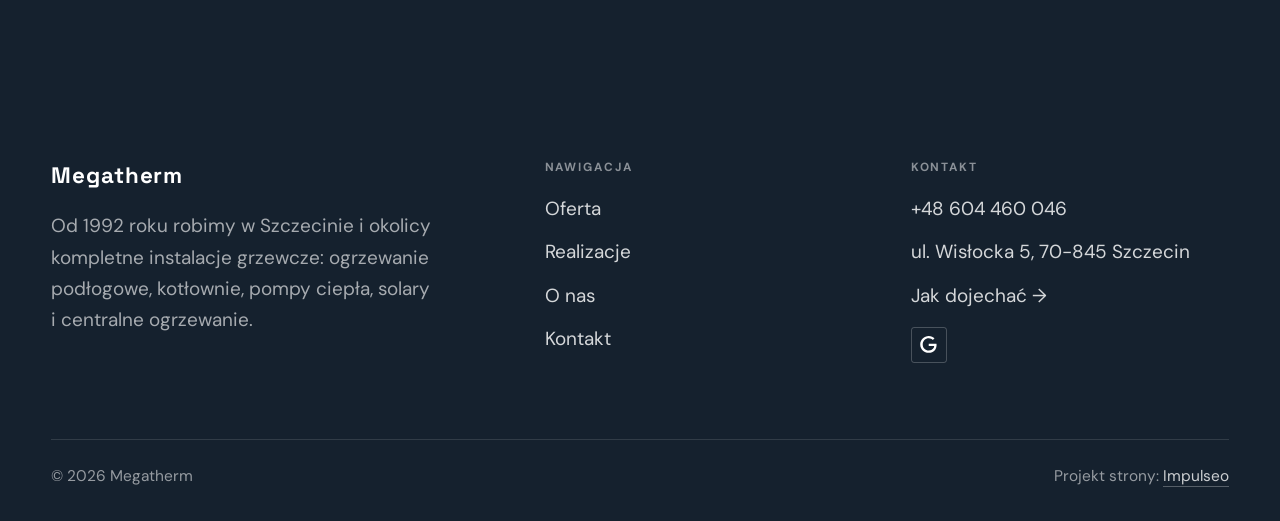
<file: o-nas.html>
<!DOCTYPE html>
<html lang="pl">
<head>
<meta charset="UTF-8">
<meta name="viewport" content="width=device-width, initial-scale=1.0">
<title>O nas - Megatherm</title>
<meta name="description" content="Megatherm - instalacje grzewcze w Szczecinie od 1992 roku. Ogrzewanie podłogowe, kotły i kotłownie, pompy ciepła, instalacje solarne, c.o. i woda. Zadzwoń i umów wycenę.">
<link rel="canonical" href="https://kris20032.github.io/megatherm/o-nas.html">
<meta name="robots" content="noindex, nofollow">
<meta property="og:type" content="website">
<meta property="og:locale" content="pl_PL">
<meta property="og:site_name" content="Megatherm">
<meta property="og:title" content="O nas - Megatherm">
<meta property="og:description" content="Megatherm - instalacje grzewcze w Szczecinie od 1992 roku. Ogrzewanie podłogowe, kotły i kotłownie, pompy ciepła, instalacje solarne, c.o. i woda. Zadzwoń i umów wycenę.">
<meta property="og:url" content="https://kris20032.github.io/megatherm/o-nas.html">
<meta property="og:image" content="https://kris20032.github.io/megatherm/img/og.jpg">
<meta property="og:image:width" content="1200">
<meta property="og:image:height" content="630">
<meta name="twitter:card" content="summary_large_image">
<link rel="preconnect" href="https://fonts.googleapis.com">
<link rel="preconnect" href="https://fonts.gstatic.com" crossorigin>
<link href="https://fonts.googleapis.com/css2?family=Space+Grotesk:wght@500;600;700&family=DM+Sans:opsz,wght@9..40,400;9..40,500;9..40,600&display=swap" rel="stylesheet">
<link rel="stylesheet" href="assets/styles.css?v=c77e8405">
</head>
<body>

<header class="nav">
  <div class="wrap nav-inner">
    <a class="brand brand-has-logo" href="index.html"><img class="brand-logo" src="img/logo.png" alt="Megatherm" width="603" height="144" decoding="async"></a>
    <nav class="nav-links">
      <a href="oferta.html">Oferta</a>
      <a href="realizacje.html">Realizacje</a>
      <a href="o-nas.html" class="active" aria-current="page">O nas</a>
      <a href="kontakt.html">Kontakt</a>
      <a href="tel:+48604460046" class="btn btn-accent">Zadzwoń +48 604 460 046</a>
    </nav>
    <button class="nav-toggle" aria-label="Menu"><span></span><span></span><span></span></button>
  </div>
</header>

<main>
<section class="pagehead">
  <img src="img/g14.jpg" alt="Megatherm - Poznaj naszą ekipę" width="1600" height="1066" decoding="async">
  <div class="wrap">
    <span class="eyebrow">O nas</span>
    <h1>Poznaj naszą ekipę</h1>
    <p>Od 1992 roku robimy w Szczecinie i okolicy kompletne instalacje grzewcze: ogrzewanie podłogowe, kotłownie, pompy ciepła, solary i centralne ogrzewanie.</p>
  </div>
</section>
<section>
  <div class="wrap split">
    <div class="split-art reveal"><img src="img/g2.jpg" alt="Megatherm" loading="lazy" width="900" height="675" decoding="async"></div>
    <div class="split-copy reveal">
      <h2>Technika grzewcza od 1992 roku</h2>
      <p class="muted">Megatherm działa w technice grzewczej od 1992 roku. Specjalizujemy się w ogrzewaniu podłogowym i instalacjach solarnych, a obok tego montujemy kotły gazowe i na paliwo stałe, pompy ciepła, grzejniki oraz instalacje centralnego ogrzewania i ciepłej wody.</p>
      <p class="muted">Bierzemy całe zadanie: od doboru i projektu pętli, przez ułożenie rur i rozdzielaczy, po napełnienie, próbę ciśnieniową i uruchomienie. Na wykonaną robotę dajemy gwarancję, a po montażu odbieramy telefon, gdy trzeba coś przestawić albo zrobić przegląd.</p>
    </div>
  </div>
</section>


<section class="cta">
  <div class="wrap">
    <div class="reveal">
      <span class="eyebrow">Współpraca</span>
      <h2>Masz robotę do zrobienia? Zapytaj o wycenę</h2>
      <p>Bez zobowiązań - opowiedz, co trzeba zrobić, a my podpowiemy jak i wycenimy.</p>
    </div>
    <div class="cta-actions reveal">
      <a href="kontakt.html" class="btn btn-light">Zapytaj o wycenę <span class="arr">→</span></a>
      <a href="tel:+48604460046" class="btn btn-ghost btn-ghost-cta">+48 604 460 046</a>
    </div>
  </div>
</section>
</main>

<footer>
  <div class="wrap">
    <div class="foot-grid">
      <div class="foot-brand">
        <div class="name">Megatherm</div>
        <p>Od 1992 roku robimy w Szczecinie i okolicy kompletne instalacje grzewcze: ogrzewanie podłogowe, kotłownie, pompy ciepła, solary i centralne ogrzewanie.</p>
      </div>
      <div class="foot-col">
        <h4>Nawigacja</h4>
        <a href="oferta.html">Oferta</a>
        <a href="realizacje.html">Realizacje</a>
        <a href="o-nas.html">O nas</a>
        <a href="kontakt.html">Kontakt</a>
      </div>
      <div class="foot-col">
        <h4>Kontakt</h4>
        <a href="tel:+48604460046">+48 604 460 046</a>
        <p>ul. Wisłocka 5, 70-845 Szczecin</p>
        <a href="https://www.google.com/maps/place/Megatherm/@53.4079817,14.6856715,672m/data=!3m2!1e3!4b1!4m6!3m5!1s0x4700a71cae42d4b3:0x2711b4e57bda7ff7!8m2!3d53.4079817!4d14.6856715!16s%2Fg%2F1pty234q7" target="_blank" rel="noopener">Jak dojechać →</a>
      <div class="foot-soc">
        <a class="soc" href="https://www.google.com/maps/place/Megatherm/@53.4079817,14.6856715,672m/data=!3m2!1e3!4b1!4m6!3m5!1s0x4700a71cae42d4b3:0x2711b4e57bda7ff7!8m2!3d53.4079817!4d14.6856715!16s%2Fg%2F1pty234q7" target="_blank" rel="noopener" aria-label="Google - Megatherm"><svg viewBox="0 0 24 24" aria-hidden="true" focusable="false"><path d="M12.48 10.92v3.28h7.84c-.24 1.84-.853 3.187-1.787 4.133-1.147 1.147-2.933 2.4-6.053 2.4-4.827 0-8.6-3.893-8.6-8.72s3.773-8.72 8.6-8.72c2.6 0 4.507 1.027 5.907 2.347l2.307-2.307C18.747 1.44 16.133 0 12.48 0 5.867 0 .307 5.387.307 12s5.56 12 12.173 12c3.573 0 6.267-1.173 8.373-3.36 2.16-2.16 2.84-5.213 2.84-7.667 0-.76-.053-1.467-.173-2.053H12.48z" fill="currentColor"/></svg></a>
      </div>
      </div>
    </div>
    <div class="foot-bot">
      <span>© 2026 Megatherm</span>
      <span>Projekt strony: <a class="foot-credit" href="https://impulseo.pl" target="_blank" rel="noopener">Impulseo</a></span>
    </div>
  </div>
</footer>
<div class="sticky-call"><a class="sc-call" href="tel:+48604460046"><svg class="ico-tel" width="16" height="16" viewBox="0 0 24 24" fill="none" aria-hidden="true"><path d="M6.6 10.8a15.5 15.5 0 0 0 6.6 6.6l2.2-2.2a1 1 0 0 1 1-.24 11.4 11.4 0 0 0 3.6.58 1 1 0 0 1 1 1V20a1 1 0 0 1-1 1A17 17 0 0 1 3 4a1 1 0 0 1 1-1h3.5a1 1 0 0 1 1 1c0 1.25.2 2.46.58 3.6a1 1 0 0 1-.25 1l-2.23 2.2Z" fill="currentColor"/></svg> Zadzwoń</a><a class="sc-quote" href="kontakt.html">Zadzwoń po wycenę</a></div>
<div class="demo-wazne" data-do="2026-11-18" data-cykl="3" hidden><svg class="dw-ico" width="13" height="13" viewBox="0 0 24 24" fill="none" aria-hidden="true"><circle cx="12" cy="12" r="8.6" stroke="currentColor" stroke-width="1.8"/><path d="M12 7.2V12l3.3 2" stroke="currentColor" stroke-width="1.8" stroke-linecap="round"/></svg><span class="dw-txt"></span></div>

<script src="assets/main.js"></script>
</body>
</html>
</file>
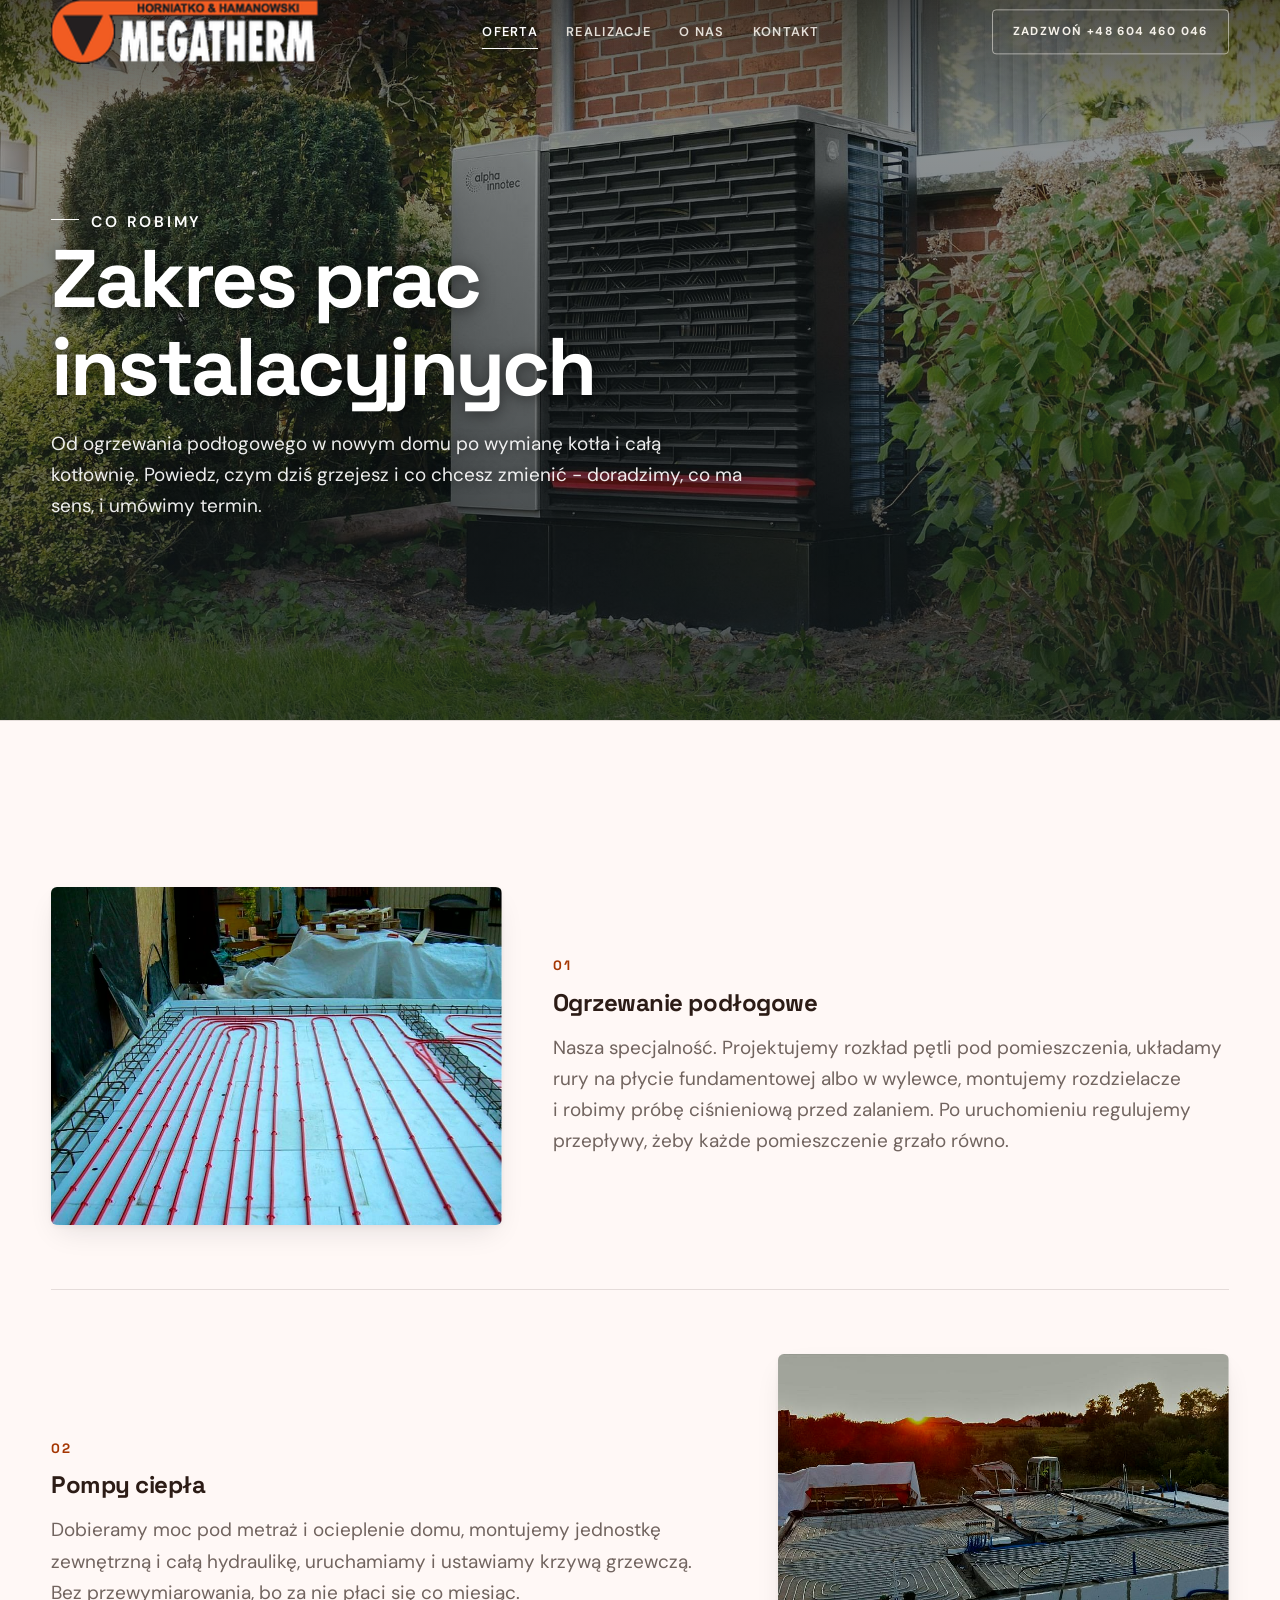
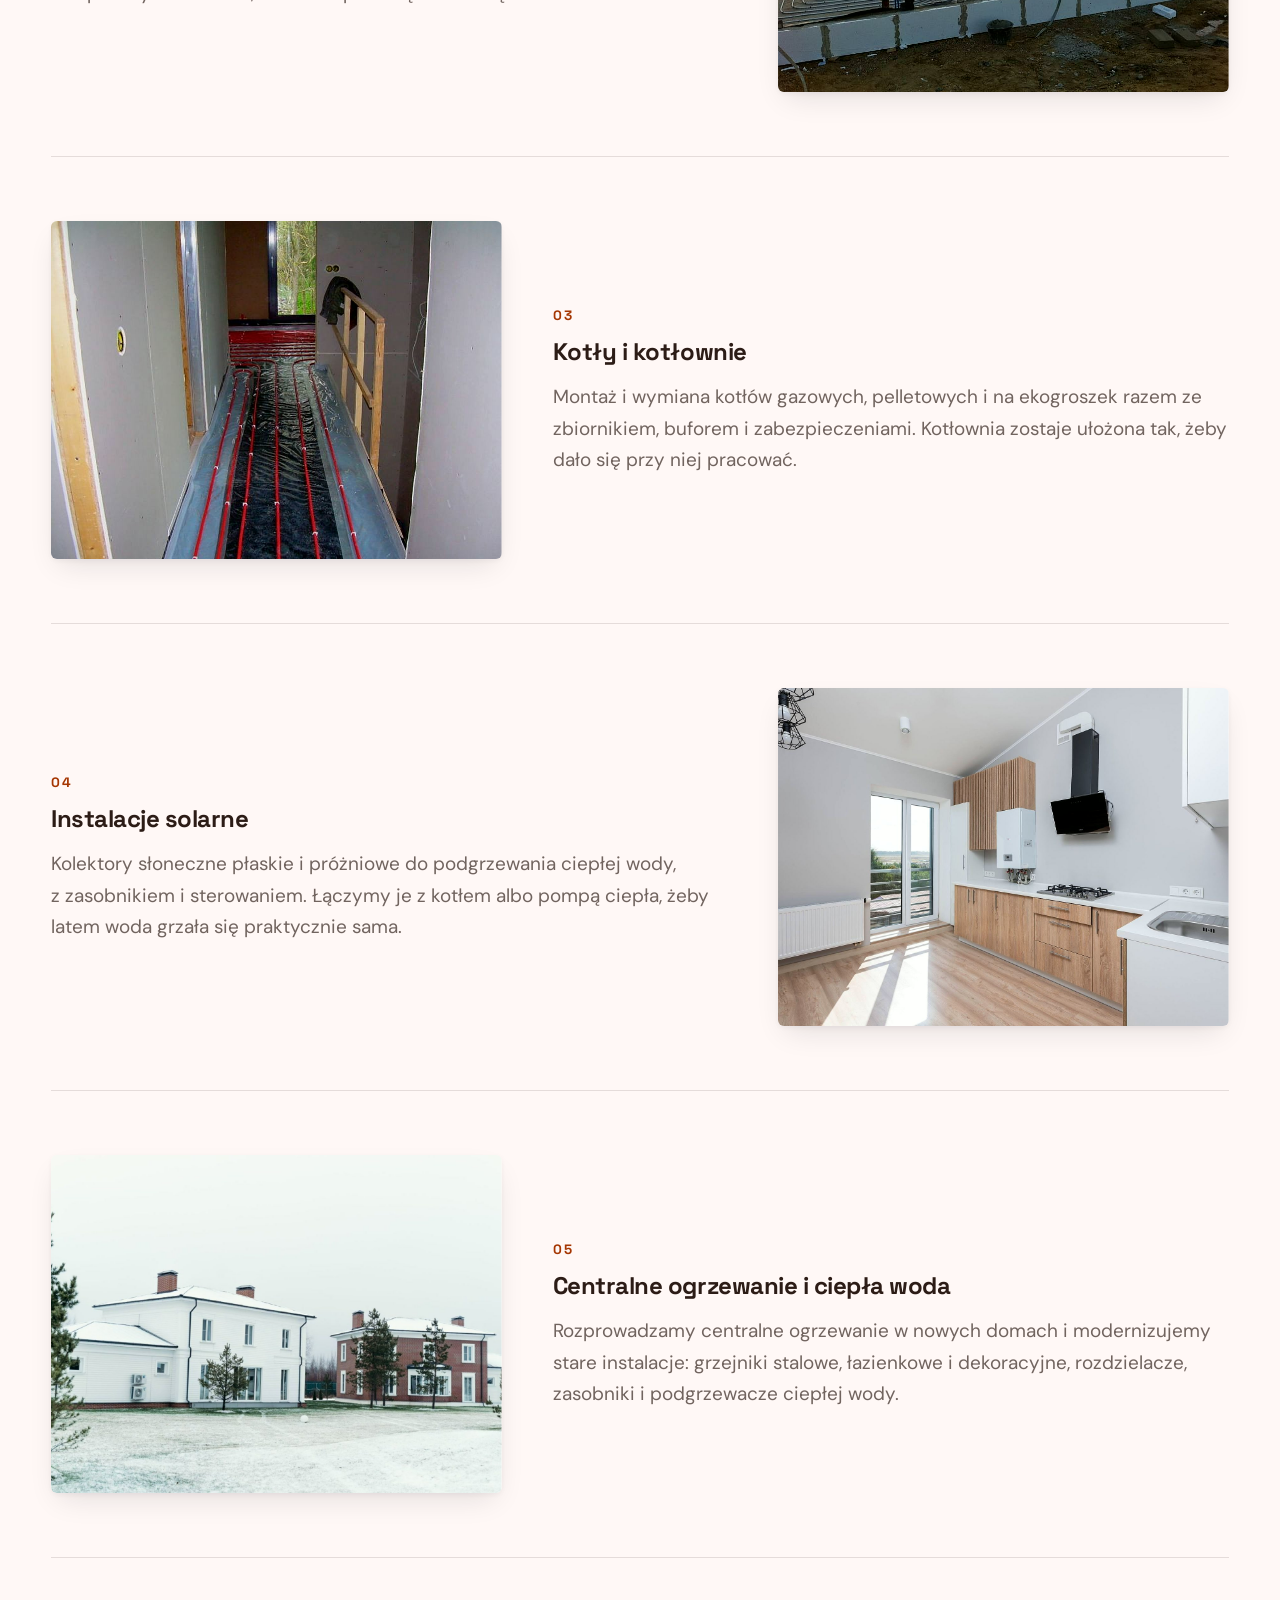
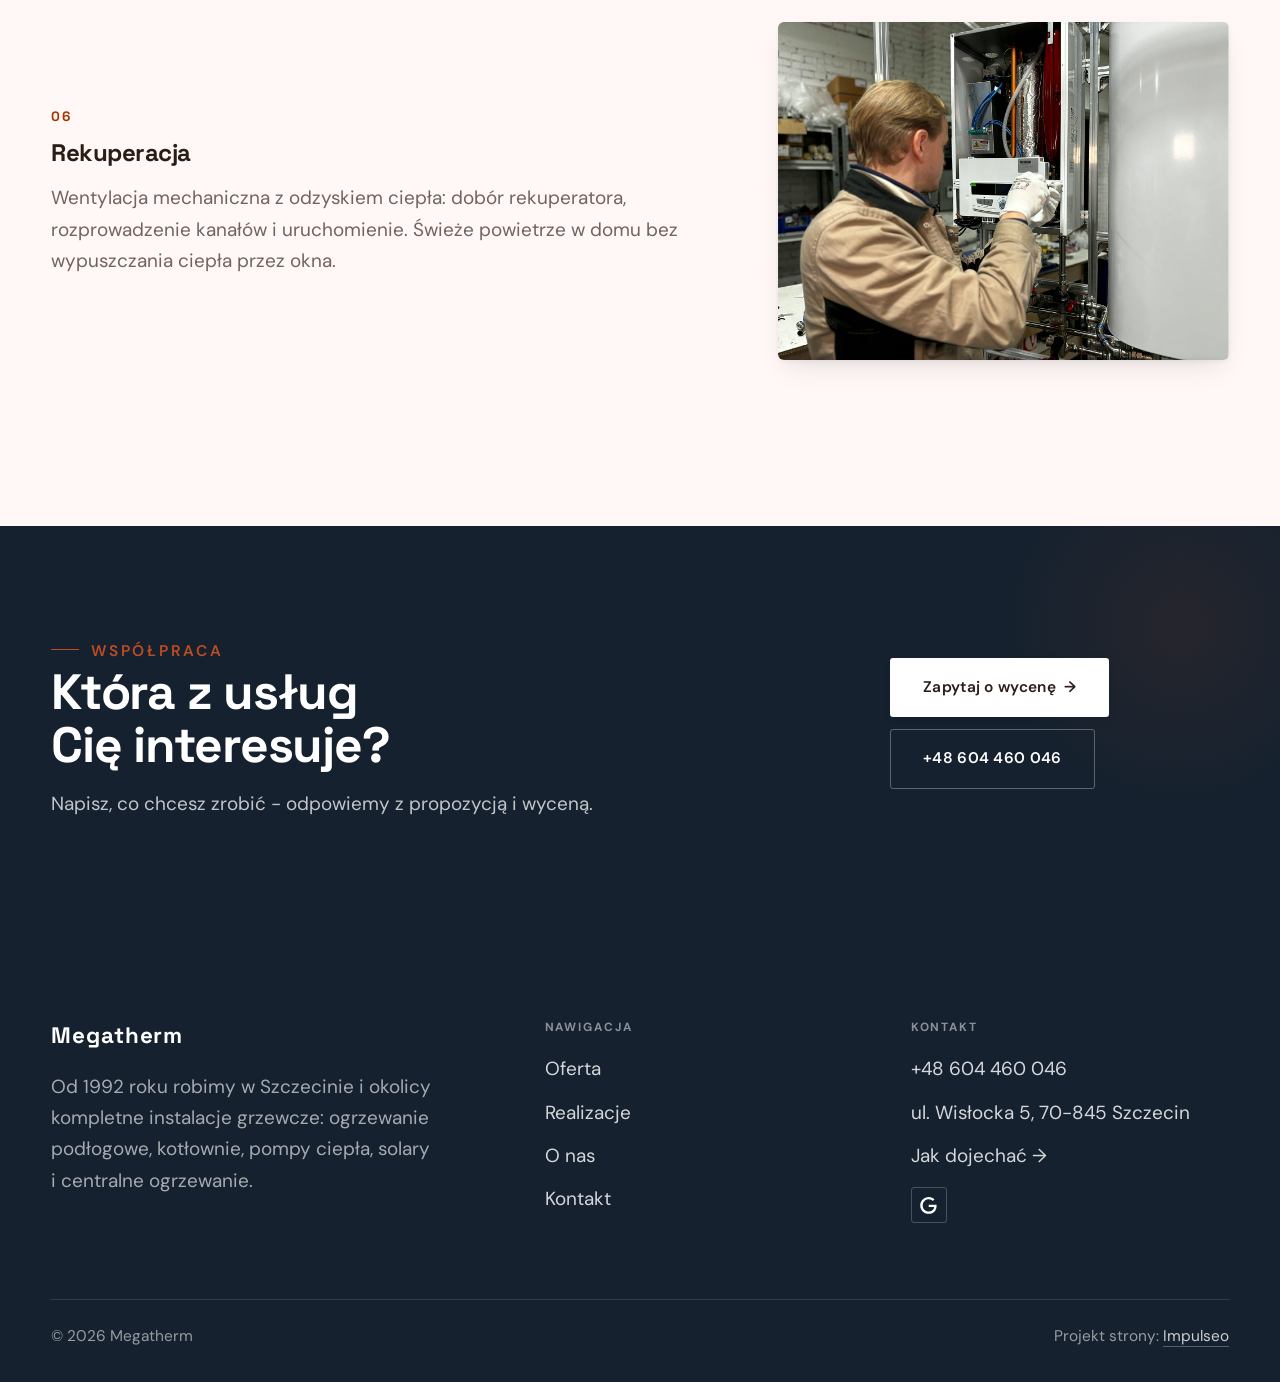
<file: oferta.html>
<!DOCTYPE html>
<html lang="pl">
<head>
<meta charset="UTF-8">
<meta name="viewport" content="width=device-width, initial-scale=1.0">
<title>Oferta - Megatherm</title>
<meta name="description" content="Megatherm - instalacje grzewcze w Szczecinie od 1992 roku. Ogrzewanie podłogowe, kotły i kotłownie, pompy ciepła, instalacje solarne, c.o. i woda. Zadzwoń i umów wycenę.">
<link rel="canonical" href="https://kris20032.github.io/megatherm/oferta.html">
<meta name="robots" content="noindex, nofollow">
<meta property="og:type" content="website">
<meta property="og:locale" content="pl_PL">
<meta property="og:site_name" content="Megatherm">
<meta property="og:title" content="Oferta - Megatherm">
<meta property="og:description" content="Megatherm - instalacje grzewcze w Szczecinie od 1992 roku. Ogrzewanie podłogowe, kotły i kotłownie, pompy ciepła, instalacje solarne, c.o. i woda. Zadzwoń i umów wycenę.">
<meta property="og:url" content="https://kris20032.github.io/megatherm/oferta.html">
<meta property="og:image" content="https://kris20032.github.io/megatherm/img/og.jpg">
<meta property="og:image:width" content="1200">
<meta property="og:image:height" content="630">
<meta name="twitter:card" content="summary_large_image">
<link rel="preconnect" href="https://fonts.googleapis.com">
<link rel="preconnect" href="https://fonts.gstatic.com" crossorigin>
<link href="https://fonts.googleapis.com/css2?family=Space+Grotesk:wght@500;600;700&family=DM+Sans:opsz,wght@9..40,400;9..40,500;9..40,600&display=swap" rel="stylesheet">
<link rel="stylesheet" href="assets/styles.css?v=c77e8405">
</head>
<body>

<header class="nav">
  <div class="wrap nav-inner">
    <a class="brand brand-has-logo" href="index.html"><img class="brand-logo" src="img/logo.png" alt="Megatherm" width="603" height="144" decoding="async"></a>
    <nav class="nav-links">
      <a href="oferta.html" class="active" aria-current="page">Oferta</a>
      <a href="realizacje.html">Realizacje</a>
      <a href="o-nas.html">O nas</a>
      <a href="kontakt.html">Kontakt</a>
      <a href="tel:+48604460046" class="btn btn-accent">Zadzwoń +48 604 460 046</a>
    </nav>
    <button class="nav-toggle" aria-label="Menu"><span></span><span></span><span></span></button>
  </div>
</header>

<main>
<section class="pagehead">
  <img src="img/g1.jpg" alt="Megatherm - Zakres prac instalacyjnych" width="1880" height="1253" decoding="async">
  <div class="wrap">
    <span class="eyebrow">Co robimy</span>
    <h1>Zakres prac instalacyjnych</h1>
    <p>Od ogrzewania podłogowego w nowym domu po wymianę kotła i całą kotłownię. Powiedz, czym dziś grzejesz i co chcesz zmienić - doradzimy, co ma sens, i umówimy termin.</p>
  </div>
</section>
<section>
  <div class="wrap">
    <div class="svc-row reveal">
      <div class="svc-row-art"><img src="img/g10.jpg" alt="Ogrzewanie podłogowe" loading="lazy" width="900" height="674" decoding="async"></div>
      <div>
        <span class="num">01</span>
        <h3>Ogrzewanie podłogowe</h3>
        <p class="muted">Nasza specjalność. Projektujemy rozkład pętli pod pomieszczenia, układamy rury na płycie fundamentowej albo w wylewce, montujemy rozdzielacze i robimy próbę ciśnieniową przed zalaniem. Po uruchomieniu regulujemy przepływy, żeby każde pomieszczenie grzało równo.</p>
      </div>
    </div>
    <div class="svc-row rev reveal">
      <div class="svc-row-art"><img src="img/g11.jpg" alt="Pompy ciepła" loading="lazy" width="900" height="672" decoding="async"></div>
      <div>
        <span class="num">02</span>
        <h3>Pompy ciepła</h3>
        <p class="muted">Dobieramy moc pod metraż i ocieplenie domu, montujemy jednostkę zewnętrzną i całą hydraulikę, uruchamiamy i ustawiamy krzywą grzewczą. Bez przewymiarowania, bo za nie płaci się co miesiąc.</p>
      </div>
    </div>
    <div class="svc-row reveal">
      <div class="svc-row-art"><img src="img/g12.jpg" alt="Kotły i kotłownie" loading="lazy" width="900" height="674" decoding="async"></div>
      <div>
        <span class="num">03</span>
        <h3>Kotły i kotłownie</h3>
        <p class="muted">Montaż i wymiana kotłów gazowych, pelletowych i na ekogroszek razem ze zbiornikiem, buforem i zabezpieczeniami. Kotłownia zostaje ułożona tak, żeby dało się przy niej pracować.</p>
      </div>
    </div>
    <div class="svc-row rev reveal">
      <div class="svc-row-art"><img src="img/g15.jpg" alt="Instalacje solarne" loading="lazy" width="1600" height="1068" decoding="async"></div>
      <div>
        <span class="num">04</span>
        <h3>Instalacje solarne</h3>
        <p class="muted">Kolektory słoneczne płaskie i próżniowe do podgrzewania ciepłej wody, z zasobnikiem i sterowaniem. Łączymy je z kotłem albo pompą ciepła, żeby latem woda grzała się praktycznie sama.</p>
      </div>
    </div>
    <div class="svc-row reveal">
      <div class="svc-row-art"><img src="img/g16.jpg" alt="Centralne ogrzewanie i ciepła woda" loading="lazy" width="1538" height="994" decoding="async"></div>
      <div>
        <span class="num">05</span>
        <h3>Centralne ogrzewanie i ciepła woda</h3>
        <p class="muted">Rozprowadzamy centralne ogrzewanie w nowych domach i modernizujemy stare instalacje: grzejniki stalowe, łazienkowe i dekoracyjne, rozdzielacze, zasobniki i podgrzewacze ciepłej wody.</p>
      </div>
    </div>
    <div class="svc-row rev reveal">
      <div class="svc-row-art"><img src="img/about.jpg" alt="Rekuperacja" loading="lazy" width="1600" height="1200" decoding="async"></div>
      <div>
        <span class="num">06</span>
        <h3>Rekuperacja</h3>
        <p class="muted">Wentylacja mechaniczna z odzyskiem ciepła: dobór rekuperatora, rozprowadzenie kanałów i uruchomienie. Świeże powietrze w domu bez wypuszczania ciepła przez okna.</p>
      </div>
    </div>
  </div>
</section>

<section class="cta">
  <div class="wrap">
    <div class="reveal">
      <span class="eyebrow">Współpraca</span>
      <h2>Która z usług Cię interesuje?</h2>
      <p>Napisz, co chcesz zrobić - odpowiemy z propozycją i wyceną.</p>
    </div>
    <div class="cta-actions reveal">
      <a href="kontakt.html" class="btn btn-light">Zapytaj o wycenę <span class="arr">→</span></a>
      <a href="tel:+48604460046" class="btn btn-ghost btn-ghost-cta">+48 604 460 046</a>
    </div>
  </div>
</section>
</main>

<footer>
  <div class="wrap">
    <div class="foot-grid">
      <div class="foot-brand">
        <div class="name">Megatherm</div>
        <p>Od 1992 roku robimy w Szczecinie i okolicy kompletne instalacje grzewcze: ogrzewanie podłogowe, kotłownie, pompy ciepła, solary i centralne ogrzewanie.</p>
      </div>
      <div class="foot-col">
        <h4>Nawigacja</h4>
        <a href="oferta.html">Oferta</a>
        <a href="realizacje.html">Realizacje</a>
        <a href="o-nas.html">O nas</a>
        <a href="kontakt.html">Kontakt</a>
      </div>
      <div class="foot-col">
        <h4>Kontakt</h4>
        <a href="tel:+48604460046">+48 604 460 046</a>
        <p>ul. Wisłocka 5, 70-845 Szczecin</p>
        <a href="https://www.google.com/maps/place/Megatherm/@53.4079817,14.6856715,672m/data=!3m2!1e3!4b1!4m6!3m5!1s0x4700a71cae42d4b3:0x2711b4e57bda7ff7!8m2!3d53.4079817!4d14.6856715!16s%2Fg%2F1pty234q7" target="_blank" rel="noopener">Jak dojechać →</a>
      <div class="foot-soc">
        <a class="soc" href="https://www.google.com/maps/place/Megatherm/@53.4079817,14.6856715,672m/data=!3m2!1e3!4b1!4m6!3m5!1s0x4700a71cae42d4b3:0x2711b4e57bda7ff7!8m2!3d53.4079817!4d14.6856715!16s%2Fg%2F1pty234q7" target="_blank" rel="noopener" aria-label="Google - Megatherm"><svg viewBox="0 0 24 24" aria-hidden="true" focusable="false"><path d="M12.48 10.92v3.28h7.84c-.24 1.84-.853 3.187-1.787 4.133-1.147 1.147-2.933 2.4-6.053 2.4-4.827 0-8.6-3.893-8.6-8.72s3.773-8.72 8.6-8.72c2.6 0 4.507 1.027 5.907 2.347l2.307-2.307C18.747 1.44 16.133 0 12.48 0 5.867 0 .307 5.387.307 12s5.56 12 12.173 12c3.573 0 6.267-1.173 8.373-3.36 2.16-2.16 2.84-5.213 2.84-7.667 0-.76-.053-1.467-.173-2.053H12.48z" fill="currentColor"/></svg></a>
      </div>
      </div>
    </div>
    <div class="foot-bot">
      <span>© 2026 Megatherm</span>
      <span>Projekt strony: <a class="foot-credit" href="https://impulseo.pl" target="_blank" rel="noopener">Impulseo</a></span>
    </div>
  </div>
</footer>
<div class="sticky-call"><a class="sc-call" href="tel:+48604460046"><svg class="ico-tel" width="16" height="16" viewBox="0 0 24 24" fill="none" aria-hidden="true"><path d="M6.6 10.8a15.5 15.5 0 0 0 6.6 6.6l2.2-2.2a1 1 0 0 1 1-.24 11.4 11.4 0 0 0 3.6.58 1 1 0 0 1 1 1V20a1 1 0 0 1-1 1A17 17 0 0 1 3 4a1 1 0 0 1 1-1h3.5a1 1 0 0 1 1 1c0 1.25.2 2.46.58 3.6a1 1 0 0 1-.25 1l-2.23 2.2Z" fill="currentColor"/></svg> Zadzwoń</a><a class="sc-quote" href="kontakt.html">Zadzwoń po wycenę</a></div>
<div class="demo-wazne" data-do="2026-11-18" data-cykl="3" hidden><svg class="dw-ico" width="13" height="13" viewBox="0 0 24 24" fill="none" aria-hidden="true"><circle cx="12" cy="12" r="8.6" stroke="currentColor" stroke-width="1.8"/><path d="M12 7.2V12l3.3 2" stroke="currentColor" stroke-width="1.8" stroke-linecap="round"/></svg><span class="dw-txt"></span></div>

<script src="assets/main.js"></script>
</body>
</html>
</file>
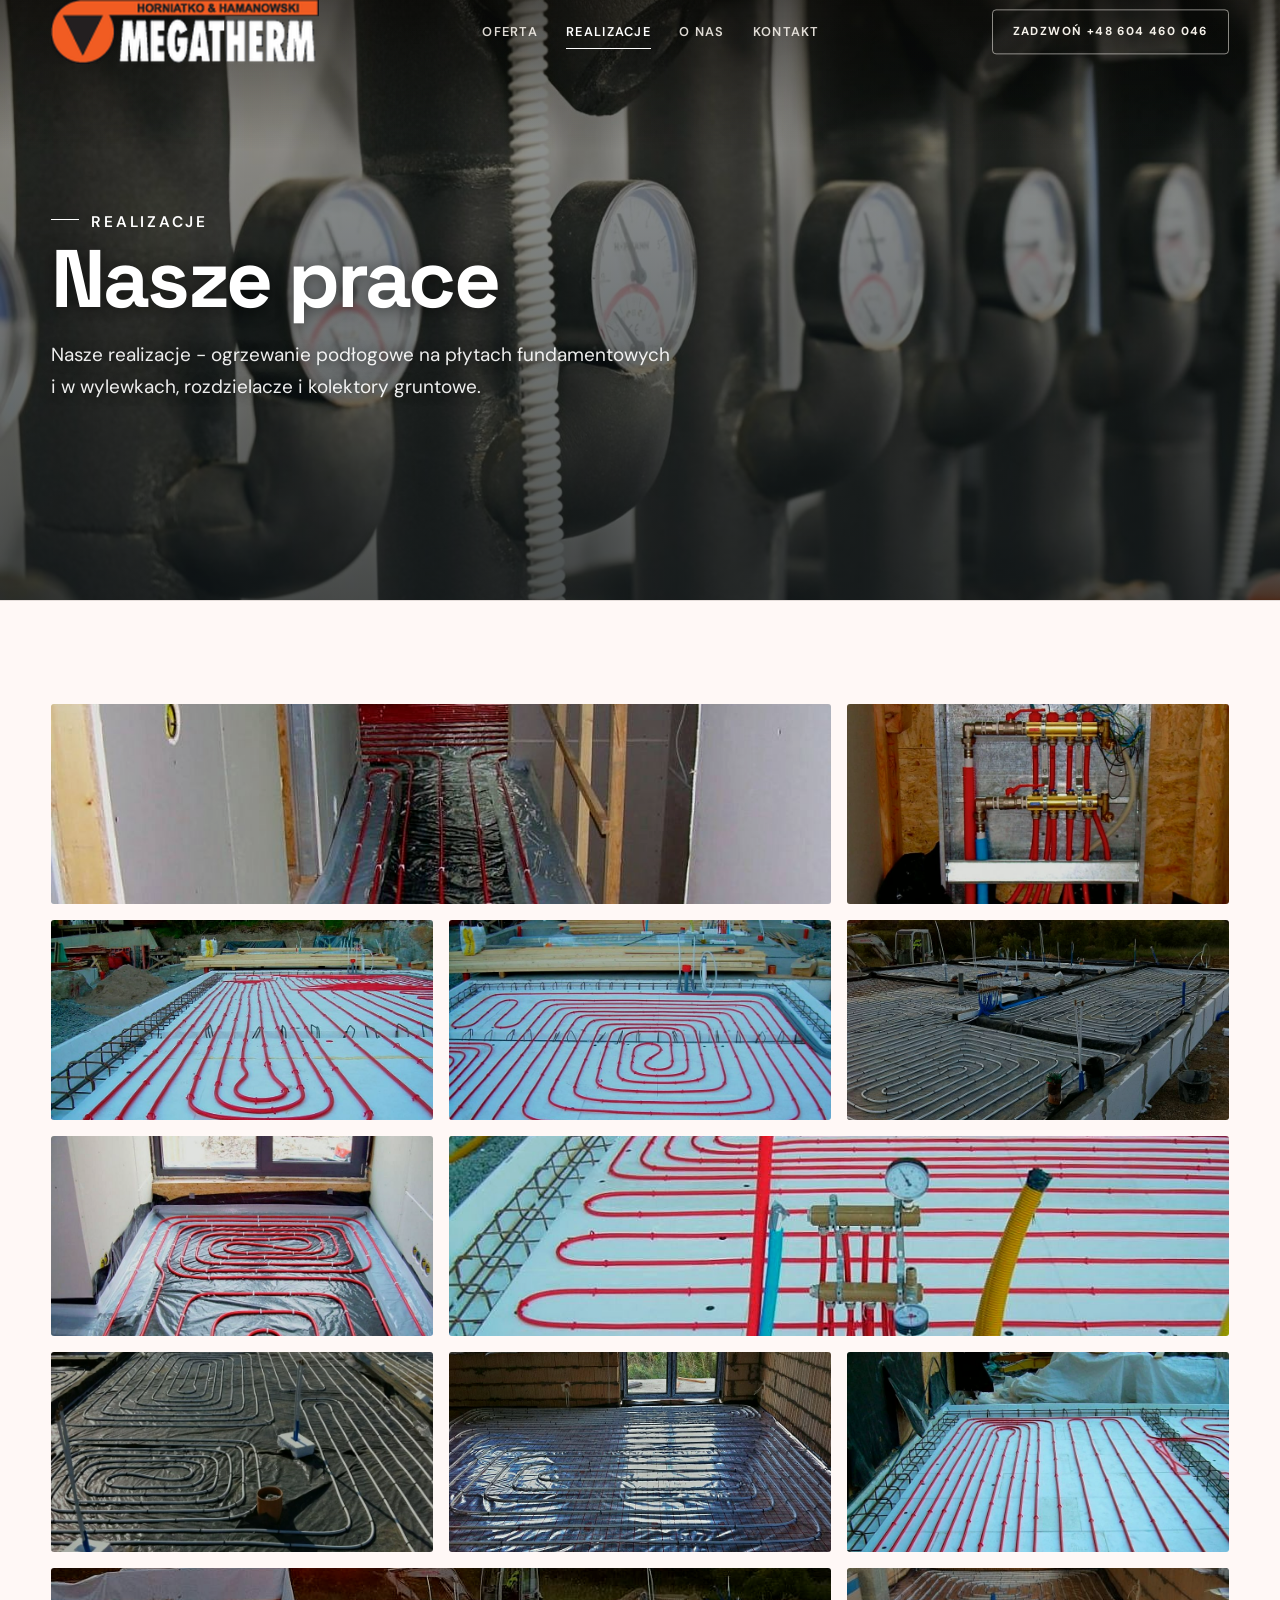
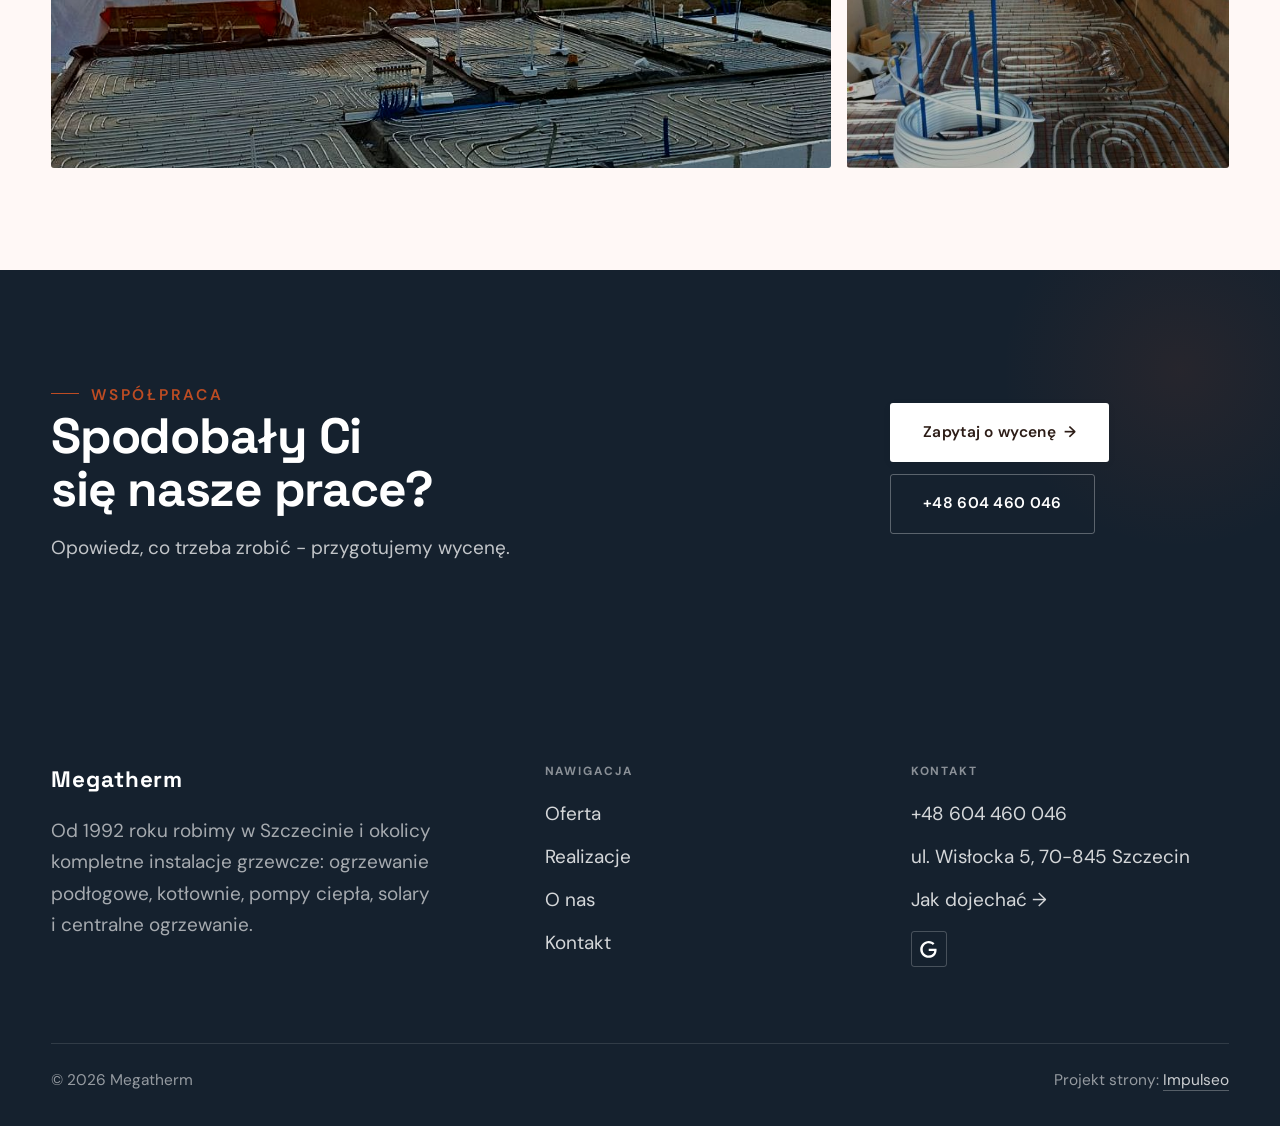
<file: realizacje.html>
<!DOCTYPE html>
<html lang="pl">
<head>
<meta charset="UTF-8">
<meta name="viewport" content="width=device-width, initial-scale=1.0">
<title>Realizacje - Megatherm</title>
<meta name="description" content="Realizacje Megatherm: Pompa ciepła, Rozdzielacz ogrzewania podłogowego, Pętle na płycie fundamentowej, Podłogówka na płycie, Ogrzewanie podłogowe w domu">
<link rel="canonical" href="https://kris20032.github.io/megatherm/realizacje.html">
<meta name="robots" content="noindex, nofollow">
<meta property="og:type" content="website">
<meta property="og:locale" content="pl_PL">
<meta property="og:site_name" content="Megatherm">
<meta property="og:title" content="Realizacje - Megatherm">
<meta property="og:description" content="Realizacje Megatherm: Pompa ciepła, Rozdzielacz ogrzewania podłogowego, Pętle na płycie fundamentowej, Podłogówka na płycie, Ogrzewanie podłogowe w domu">
<meta property="og:url" content="https://kris20032.github.io/megatherm/realizacje.html">
<meta property="og:image" content="https://kris20032.github.io/megatherm/img/og.jpg">
<meta property="og:image:width" content="1200">
<meta property="og:image:height" content="630">
<meta name="twitter:card" content="summary_large_image">
<link rel="preconnect" href="https://fonts.googleapis.com">
<link rel="preconnect" href="https://fonts.gstatic.com" crossorigin>
<link href="https://fonts.googleapis.com/css2?family=Space+Grotesk:wght@500;600;700&family=DM+Sans:opsz,wght@9..40,400;9..40,500;9..40,600&display=swap" rel="stylesheet">
<link rel="stylesheet" href="assets/styles.css?v=c77e8405">
</head>
<body>

<header class="nav">
  <div class="wrap nav-inner">
    <a class="brand brand-has-logo" href="index.html"><img class="brand-logo" src="img/logo.png" alt="Megatherm" width="603" height="144" decoding="async"></a>
    <nav class="nav-links">
      <a href="oferta.html">Oferta</a>
      <a href="realizacje.html" class="active" aria-current="page">Realizacje</a>
      <a href="o-nas.html">O nas</a>
      <a href="kontakt.html">Kontakt</a>
      <a href="tel:+48604460046" class="btn btn-accent">Zadzwoń +48 604 460 046</a>
    </nav>
    <button class="nav-toggle" aria-label="Menu"><span></span><span></span><span></span></button>
  </div>
</header>

<main>
<section class="pagehead">
  <img src="img/g13.jpg" alt="Megatherm - Nasze prace" width="1542" height="1000" decoding="async">
  <div class="wrap">
    <span class="eyebrow">Realizacje</span>
    <h1>Nasze prace</h1>
    <p>Nasze realizacje - ogrzewanie podłogowe na płytach fundamentowych i w wylewkach, rozdzielacze i kolektory gruntowe.</p>
  </div>
</section>
<section>
  <div class="wrap">
    <div class="gallery">
      <div class="tile t-two3 reveal"><img src="img/g12.jpg" alt="Megatherm" loading="lazy" width="900" height="674" decoding="async"></div>
      <div class="tile t-third reveal"><img src="img/g2.jpg" alt="Megatherm" loading="lazy" width="900" height="675" decoding="async"></div>
      <div class="tile t-third reveal"><img src="img/g3.jpg" alt="Megatherm" loading="lazy" width="900" height="675" decoding="async"></div>
      <div class="tile t-third reveal"><img src="img/g4.jpg" alt="Megatherm" loading="lazy" width="900" height="674" decoding="async"></div>
      <div class="tile t-third reveal"><img src="img/g5.jpg" alt="Megatherm" loading="lazy" width="900" height="672" decoding="async"></div>
      <div class="tile t-third reveal"><img src="img/g6.jpg" alt="Megatherm" loading="lazy" width="900" height="674" decoding="async"></div>
      <div class="tile t-two3 reveal"><img src="img/g7.jpg" alt="Megatherm" loading="lazy" width="900" height="675" decoding="async"></div>
      <div class="tile t-third reveal"><img src="img/g8.jpg" alt="Megatherm" loading="lazy" width="876" height="650" decoding="async"></div>
      <div class="tile t-third reveal"><img src="img/g9.jpg" alt="Megatherm" loading="lazy" width="900" height="672" decoding="async"></div>
      <div class="tile t-third reveal"><img src="img/g10.jpg" alt="Megatherm" loading="lazy" width="900" height="674" decoding="async"></div>
      <div class="tile t-two3 reveal"><img src="img/g11.jpg" alt="Megatherm" loading="lazy" width="900" height="672" decoding="async"></div>
      <div class="tile t-third reveal"><img src="img/g17.jpg" alt="Megatherm" loading="lazy" width="522" height="700" decoding="async"></div>
    </div>
  </div>
</section>
<section class="cta">
  <div class="wrap">
    <div class="reveal">
      <span class="eyebrow">Współpraca</span>
      <h2>Spodobały Ci się nasze prace?</h2>
      <p>Opowiedz, co trzeba zrobić - przygotujemy wycenę.</p>
    </div>
    <div class="cta-actions reveal">
      <a href="kontakt.html" class="btn btn-light">Zapytaj o wycenę <span class="arr">→</span></a>
      <a href="tel:+48604460046" class="btn btn-ghost btn-ghost-cta">+48 604 460 046</a>
    </div>
  </div>
</section>
</main>

<footer>
  <div class="wrap">
    <div class="foot-grid">
      <div class="foot-brand">
        <div class="name">Megatherm</div>
        <p>Od 1992 roku robimy w Szczecinie i okolicy kompletne instalacje grzewcze: ogrzewanie podłogowe, kotłownie, pompy ciepła, solary i centralne ogrzewanie.</p>
      </div>
      <div class="foot-col">
        <h4>Nawigacja</h4>
        <a href="oferta.html">Oferta</a>
        <a href="realizacje.html">Realizacje</a>
        <a href="o-nas.html">O nas</a>
        <a href="kontakt.html">Kontakt</a>
      </div>
      <div class="foot-col">
        <h4>Kontakt</h4>
        <a href="tel:+48604460046">+48 604 460 046</a>
        <p>ul. Wisłocka 5, 70-845 Szczecin</p>
        <a href="https://www.google.com/maps/place/Megatherm/@53.4079817,14.6856715,672m/data=!3m2!1e3!4b1!4m6!3m5!1s0x4700a71cae42d4b3:0x2711b4e57bda7ff7!8m2!3d53.4079817!4d14.6856715!16s%2Fg%2F1pty234q7" target="_blank" rel="noopener">Jak dojechać →</a>
      <div class="foot-soc">
        <a class="soc" href="https://www.google.com/maps/place/Megatherm/@53.4079817,14.6856715,672m/data=!3m2!1e3!4b1!4m6!3m5!1s0x4700a71cae42d4b3:0x2711b4e57bda7ff7!8m2!3d53.4079817!4d14.6856715!16s%2Fg%2F1pty234q7" target="_blank" rel="noopener" aria-label="Google - Megatherm"><svg viewBox="0 0 24 24" aria-hidden="true" focusable="false"><path d="M12.48 10.92v3.28h7.84c-.24 1.84-.853 3.187-1.787 4.133-1.147 1.147-2.933 2.4-6.053 2.4-4.827 0-8.6-3.893-8.6-8.72s3.773-8.72 8.6-8.72c2.6 0 4.507 1.027 5.907 2.347l2.307-2.307C18.747 1.44 16.133 0 12.48 0 5.867 0 .307 5.387.307 12s5.56 12 12.173 12c3.573 0 6.267-1.173 8.373-3.36 2.16-2.16 2.84-5.213 2.84-7.667 0-.76-.053-1.467-.173-2.053H12.48z" fill="currentColor"/></svg></a>
      </div>
      </div>
    </div>
    <div class="foot-bot">
      <span>© 2026 Megatherm</span>
      <span>Projekt strony: <a class="foot-credit" href="https://impulseo.pl" target="_blank" rel="noopener">Impulseo</a></span>
    </div>
  </div>
</footer>
<div class="sticky-call"><a class="sc-call" href="tel:+48604460046"><svg class="ico-tel" width="16" height="16" viewBox="0 0 24 24" fill="none" aria-hidden="true"><path d="M6.6 10.8a15.5 15.5 0 0 0 6.6 6.6l2.2-2.2a1 1 0 0 1 1-.24 11.4 11.4 0 0 0 3.6.58 1 1 0 0 1 1 1V20a1 1 0 0 1-1 1A17 17 0 0 1 3 4a1 1 0 0 1 1-1h3.5a1 1 0 0 1 1 1c0 1.25.2 2.46.58 3.6a1 1 0 0 1-.25 1l-2.23 2.2Z" fill="currentColor"/></svg> Zadzwoń</a><a class="sc-quote" href="kontakt.html">Zadzwoń po wycenę</a></div>
<div class="demo-wazne" data-do="2026-11-18" data-cykl="3" hidden><svg class="dw-ico" width="13" height="13" viewBox="0 0 24 24" fill="none" aria-hidden="true"><circle cx="12" cy="12" r="8.6" stroke="currentColor" stroke-width="1.8"/><path d="M12 7.2V12l3.3 2" stroke="currentColor" stroke-width="1.8" stroke-linecap="round"/></svg><span class="dw-txt"></span></div>

<script src="assets/main.js"></script>
</body>
</html>
</file>
<file: assets/styles.css>
/* ============================================================
   STOLBASZ — premium, architektoniczny B2B fit-out
   Jasna paleta, zero brązu. System wg premium-web-craft.
   Projekt strony: Impulseo (impulseo.pl)
   ============================================================ */

:root{
  /* PALETA — jasna, architektoniczna, chłodna */
  --paper:#F4F6F8;          /* główne tło */
  --paper-2:#E7EBEF;        /* sekcje alternatywne (chłodny jasny szary) */
  --paper-3:#E7EBEF;        /* delikatne wypełnienia */
  --ink:#15212E;            /* tekst główny — chłodny grafit */
  --ink-soft:#243443;       /* nagłówki drugorzędne */
  --muted:#6B7785;          /* tekst poboczny */
  --line:rgba(21,33,46,.12);/* hairline */
  --accent:#E8A317;         /* stonowany petrol-slate — jedyny akcent */
  --accent-d:#C9870C;
  --accent-soft:rgba(232,163,23,.10);
  --dark:#15212E;           /* sekcje ciemne (stopka/CTA) */

  /* HOVER ZDJĘĆ — JEDEN standard dla całego silnika (decyzja K. 04.08.2026, artefakt z wariantami).
     AKTUALNE (K.+Szymon 09.08.2026, wybór z artefaktu 6 wariantów): zoom 1.05 przy 1.4s -
     przy tak długim czasie mocniejszy kadr NIE skacze, tylko „oddycha". Poprzedni standard
     (1.02 / .55s z 04.08) odbierany jako dynamiczny i szybki.
     Spoczynek lekko przygaszony, ale TYLKO tam, gdzie jest mysz (@media hover:hover) —
     na telefonie zdjęcia zostają w pełnej jasności. */
  --img-zoom:1.05;                   /* K.+Szymon 09.08: wariant F z artefaktu porównawczego */
  --img-rest:brightness(.95) saturate(.99);
  --img-hot:brightness(1.06) saturate(1.05);
  --img-dur:1.4s;                    /* K.+Szymon 09.08 (wariant F): powoli = elegancko */
  --img-ease:cubic-bezier(.16,.84,.44,1);  /* miękki ogon, efekt „oddychania" */

  /* ODSTĘPY — skala 4/8 */
  --space-1:4px; --space-2:8px; --space-3:12px; --space-4:16px; --space-5:24px;
  --space-6:32px; --space-7:48px; --space-8:64px; --space-9:96px; --space-10:128px;

  /* TYPOGRAFIA — fluid clamp() (skala podbita 16.07.2026: większe, czytelniejsze litery — uwaga Adama) */
  --text-sm:clamp(.9rem,.87rem + .12vw,1rem);
  --text-base:clamp(1.08rem,1.04rem + .18vw,1.2rem);
  --text-lg:clamp(1.24rem,1.15rem + .34vw,1.44rem);
  --text-h3:clamp(1.34rem,1.22rem + .55vw,1.66rem);
  --text-h2:clamp(2.1rem,1.66rem + 2.1vw,3.1rem);
  --text-h1:clamp(2.9rem,2.1rem + 4vw,5.1rem);

  /* PROMIENIE — architektoniczne, raczej ostre */
  --r-sm:3px; --r-md:6px; --r-lg:10px;

  /* RUCH */
  --ease:cubic-bezier(.25,.46,.45,.94); --dur:.24s;

  /* CIENIE — miękkie, warstwowe */
  --sh-sm:0 1px 2px rgba(16,24,32,.04), 0 2px 8px rgba(16,24,32,.05);
  --sh-md:0 2px 6px rgba(16,24,32,.05), 0 12px 28px -8px rgba(16,24,32,.12);
  --sh-lg:0 6px 14px rgba(16,24,32,.07), 0 26px 56px -18px rgba(16,24,32,.22);

  --hairline:1px solid var(--line);

  --font-display:'Space Grotesk','Inter',sans-serif;
  --font-body:'DM Sans','Inter',sans-serif;
}

*{box-sizing:border-box;margin:0;padding:0}
html{scroll-behavior:smooth}
body{
  font-family:var(--font-body);
  font-size:var(--text-base);
  line-height:1.65;
  color:var(--ink);
  background:var(--paper);
  -webkit-font-smoothing:antialiased;
  text-rendering:optimizeLegibility;
}
img{max-width:100%;height:auto;display:block}  /* height:auto = width/height z atrybutów trzyma proporcje (TOP#12) */
a{color:inherit;text-decoration:none}

.wrap{width:min(92%,1180px);margin-inline:auto}
section{padding-block:clamp(52px,6.5vw,96px)}

h1,h2,h3{font-family:var(--font-display);font-weight:700;line-height:1.08;letter-spacing:-.02em;color:var(--ink)}
h1{font-size:var(--text-h1);letter-spacing:-.035em}
h2{font-size:var(--text-h2);letter-spacing:-.025em}
h3{font-size:var(--text-h3)}
/* MIARA — długość wiersza. WCAG 2.2 SC 1.4.8: max 80 znaków; Butterick: 45–90.
   68ch daje realnie 72–78 znaków polskiego tekstu, czyli z zapasem pod granicą.
   Wcześniej limit miał TYLKO <p> — <li>, <blockquote> i <dd> nie miały żadnego,
   i to jedyny powód, dla którego 23 bloki na dwóch oddanych stronach jadą po
   83–106 znaków w wierszu (pomiar 07.08.2026, bramka `miara`).
   ⚠️ Listy i definicje ograniczamy TYLKO bez klasy: `ul`/`ol` z klasą to u nas
   układ (siatki kafli, menu), a nie tekst ciągły — tam miarę wyznacza układ. */
/* 60ch, nie 68ch (K. 10.08): po zmianie fontów na węższe kroje (DM Sans i spółka)
   w 68ch mieściło się ~90 znaków - bramka pikselowa słusznie zgłaszała przekroczenie
   granicy 80. Pomiar na żywej przeglądarce: 60ch = 90 znaków, 53ch = ~78 znaków, czyli normę WCAG 1.4.8. */
:root{ --miara:53ch }
p{max-width:min(100%,var(--miara))}
blockquote,
ul:not([class])>li, ol:not([class])>li,
dl:not([class])>dd{max-width:min(100%,var(--miara))}

/* ⚠️ Świadomie BEZ wyjątku `.tile p,.card p,.svc p{max-width:none}`, choć nasuwa się sam:
   te akapity BYŁY już ograniczone (stare `p{max-width:65ch}`), więc „wyjątek" nie odblokowałby
   niczego nowego — tylko ROZLUŹNIŁ stan sprzed zmiany na wszystkich demach naraz.
   `figcaption` żadna z reguł wyżej nie dotyczy, więc też nie potrzebuje zwolnienia. */

/* ŁAMANIE. `balance` wyrównuje długości wierszy w nagłówku, `pretty` pilnuje ostatniego
   wiersza akapitu, żeby nie został w nim jeden wyraz. Obsługiwane od Chrome 117 /
   Safari 17.5; starsze przeglądarki po prostu ignorują tę własność.
   `text-wrap:pretty` nie występowało dotąd ANI RAZ w silniku ani w repo klientów. */
h1,h2,h3,.lead,.lede{text-wrap:balance}
p,li,blockquote,dd{text-wrap:pretty}

.eyebrow{
  font-family:var(--font-body);
  font-size:var(--text-sm);
  font-weight:600;
  letter-spacing:.18em;
  text-transform:uppercase;
  color:var(--accent);
  display:inline-flex;align-items:center;gap:var(--space-3);
}
/* flex:none + margin-top = kreska trzyma się PIERWSZEJ linii. Wcześniej align-items:center
   centrowało ją względem całego bloku i przy zawinięciu (długi kicker typu
   „…WNĘTRZ · LESZNO · OD 2019") druga linia lądowała z brzydkim wcięciem. */
.eyebrow{align-items:flex-start}
.eyebrow>*,.eyebrow{text-wrap:balance}   /* dlugi kicker lamal sie na sierote typu samo „2019" w drugiej linii */
.eyebrow::before{content:"";width:28px;height:1px;background:var(--accent);display:inline-block;flex:none;margin-top:.62em}

.muted{color:var(--muted)}
.lead{font-size:var(--text-lg);line-height:1.55;color:var(--ink-soft);max-width:50ch}

/* ---------- BUTTONS ---------- */
.btn{
  display:inline-flex;align-items:center;gap:var(--space-2);
  font-weight:600;font-size:var(--text-sm);letter-spacing:.02em;
  padding:var(--space-4) var(--space-6);
  border-radius:var(--r-sm);
  transition:transform var(--dur) var(--ease),box-shadow var(--dur) var(--ease),background var(--dur) var(--ease);
  cursor:pointer;border:1px solid transparent;
}
.btn-accent{background:var(--accent);color:#fff;box-shadow:var(--sh-sm)}
.btn-accent:hover{background:var(--accent-d);transform:translateY(-2px);box-shadow:var(--sh-md)}
.btn-accent:active{transform:translateY(0);box-shadow:var(--sh-sm)}
.btn-ghost{background:transparent;color:var(--ink);border-color:var(--line)}
.btn-ghost:hover{border-color:var(--accent);color:var(--accent);transform:translateY(-2px)}
.btn-light{background:#fff;color:var(--ink);box-shadow:var(--sh-sm)}
.btn-light:hover{transform:translateY(-2px);box-shadow:var(--sh-md)}
.btn .arr{transition:transform var(--dur) var(--ease)}
.btn:hover .arr{transform:translateX(4px)}

/* ---------- NAV ---------- */
.nav{
  position:sticky;top:0;z-index:50;
  background:color-mix(in srgb,var(--paper) 88%,transparent);
  backdrop-filter:saturate(140%) blur(10px);
  border-bottom:var(--hairline);
}
.nav-inner{display:flex;align-items:center;justify-content:space-between;gap:var(--space-5);height:72px}
/* ANTY-NACHODZENIE (K. 05.08.2026): długa nazwa firmy + przycisk z pełnym numerem nie mieściły się w pasku
   i flex ściskał linki PONIŻEJ ich treści - "Kontakt" wchodził na ramkę "Zadzwoń +48 ...". Teraz ustępuje
   nazwa marki (skrót wielokropkiem), a menu i przycisk nigdy się nie kurczą ani nie zachodzą na siebie. */
.brand{display:flex;flex-direction:column;line-height:1;min-width:0;flex:0 1 auto}
.brand .name{font-family:var(--font-display);font-weight:800;font-size:1.35rem;letter-spacing:.04em;white-space:nowrap;overflow:hidden;text-overflow:ellipsis}
.brand .sub{font-size:.62rem;letter-spacing:.34em;text-transform:uppercase;color:var(--muted);margin-top:5px;white-space:nowrap;overflow:hidden;text-overflow:ellipsis}
.nav-links{display:flex;align-items:center;gap:var(--space-6);flex:0 0 auto}
.nav-links a{font-size:var(--text-sm);font-weight:500;color:var(--ink-soft);position:relative;padding-block:4px;white-space:nowrap;transition:color var(--dur) var(--ease)}
.nav-links a::after{content:"";position:absolute;left:0;bottom:0;width:0;height:1.5px;background:var(--accent);transition:width var(--dur) var(--ease)}
.nav-links a:hover,.nav-links a.active{color:var(--ink)}
.nav-links a:hover::after,.nav-links a.active::after{width:100%}
.nav-links .btn{padding:var(--space-2) var(--space-5)}
/* przyciski w nav: właściwy kolor (przebij .nav-links a) + bez podkreślenia */
.nav-links a.btn-accent{color:#fff}
.nav-links a.btn-ghost,.nav-links a.btn-light{color:var(--ink)}
/* CTA w pasku: NIE podkreślenie spod linków menu, ale ten sam przelatujący błysk,
   co na wszystkich innych przyciskach (zgłoszenie K. 13.08.2026 - „na hero jest efekt
   światła przechodzącego przez przycisk, na navbarze go nie ma, a mają być identyczne").
   Reguła `.nav-links a::after` jest silniejsza od `.btn::after`, więc trzeba jej
   geometrię wyzerować i wpisać połysk z nazwy - samo `display:none` gasiło efekt. */
.nav-links a.btn::after{
  display:block;content:"";position:absolute;inset:0;z-index:-1;pointer-events:none;
  width:auto;height:auto;border-radius:inherit;   /* kasuje geometrię podkreślenia (width:0;height:1.5px) */
  background:linear-gradient(100deg,transparent 32%,rgba(255,255,255,.20) 50%,transparent 68%);
  translate:-120% 0}
@media (prefers-reduced-motion:no-preference){
  .nav-links a.btn:hover::after{translate:120% 0;transition:translate .75s var(--mt-ease,cubic-bezier(.16,.84,.44,1))}
}
.nav-toggle{display:none;background:none;border:none;cursor:pointer;flex-direction:column;gap:5px;padding:8px}
.nav-toggle span{width:24px;height:2px;background:var(--ink);transition:var(--dur)}
/* Ciasny zakres MIĘDZY menu mobilnym a pełnym pulpitem: zbijamy odstępy i nazwę marki,
   żeby wszystko zmieściło się naturalnie, zanim w ogóle dojdzie do skracania wielokropkiem. */
@media(max-width:1280px) and (min-width:921px){
  .nav-links{gap:var(--space-4)}
  .nav-links .btn{padding:var(--space-2) var(--space-4)}
  .brand .name{font-size:1.15rem}
}

/* ---------- HERO (split) ---------- */
.hero{position:relative;overflow:hidden;border-bottom:var(--hairline)}
.hero-grid{display:grid;grid-template-columns:1.05fr .95fr;gap:clamp(24px,4vw,60px);align-items:center;
  padding-block:clamp(36px,4.5vw,64px)}
.hero-copy .eyebrow{margin-bottom:var(--space-5)}
.hero-copy h1{margin-bottom:var(--space-5)}
.hero-copy .lead{margin-bottom:var(--space-7)}
.hero-actions{display:flex;flex-wrap:wrap;gap:var(--space-4)}
.hero-art{position:relative;aspect-ratio:4/3;border-radius:var(--r-lg);overflow:hidden;box-shadow:var(--sh-lg)}
.hero-art img{width:100%;height:100%;object-fit:cover}
.hero-art::after{content:"";position:absolute;inset:0;background:linear-gradient(180deg,transparent 55%,rgba(18,24,28,.28))}
.hero-badge{position:absolute;left:var(--space-5);bottom:var(--space-5);z-index:2;
  background:rgba(252,252,251,.94);backdrop-filter:blur(4px);
  border-radius:var(--r-md);padding:var(--space-4) var(--space-5);box-shadow:var(--sh-md);max-width:78%}
.hero-badge strong{display:block;font-family:var(--font-display);font-size:1rem;letter-spacing:-.01em}
.hero-badge span{font-size:var(--text-sm);color:var(--muted)}

/* ---------- HERO duży / kinowy (strona główna) ---------- */
.hero-cine{position:relative;min-height:clamp(560px,82vh,840px);min-height:clamp(560px,82svh,840px);display:flex;align-items:center;overflow:hidden;border-bottom:var(--hairline)}
.hero-cine>img{position:absolute;inset:0;width:100%;height:100%;object-fit:cover;z-index:0}
.hero-cine::after{content:"";position:absolute;inset:0;z-index:1;
  background:linear-gradient(95deg,rgba(13,18,23,.86) 0%,rgba(13,18,23,.64) 32%,rgba(13,18,23,.24) 62%,rgba(13,18,23,.04) 100%)}
.hero-cine .wrap{position:relative;z-index:2;padding-block:var(--space-8)}
.hero-cine .hero-copy{max-width:660px}
.hero-cine .eyebrow{color:#fff;margin-bottom:var(--space-5)}
.hero-cine .eyebrow::before{background:#fff}
.hero-cine h1{color:#fff;margin-bottom:var(--space-5);font-size:clamp(2.9rem,2rem + 4.4vw,5.2rem);text-wrap:balance}
.hero-cine .lead{color:rgba(255,255,255,.92);max-width:48ch;margin-bottom:var(--space-7)}
.hero-cine .hero-actions{display:flex;flex-wrap:wrap;gap:var(--space-4)}
/* NISKIE OKNO (laptop z dokiem i paskami przeglądarki ma ~700-780 px wysokości widoku):
   H1 do 5.2rem + długi lead nie mieściły się i przyciski wypadały POD krawędź ekranu -
   klient widział stronę bez ani jednego CTA. Skalujemy w dół, zamiast przycinać treść. */
@media(min-width:821px) and (max-height:820px){
  .hero-cine{min-height:clamp(520px,94svh,780px)}
  .hero-cine .wrap{padding-block:var(--space-6)}
  .hero-cine h1{font-size:clamp(2.2rem,1.5rem + 2.6vw,3.6rem);margin-bottom:var(--space-4)}
  .hero-cine .eyebrow{margin-bottom:var(--space-4)}
  .hero-cine .lead{margin-bottom:var(--space-5);max-width:44ch}
}
@media(max-width:680px){
  .hero-cine{min-height:clamp(520px,76vh,640px);min-height:clamp(520px,76svh,640px);align-items:flex-end}
  .hero-cine::after{background:linear-gradient(0deg,rgba(13,18,23,.9) 6%,rgba(13,18,23,.45) 55%,rgba(13,18,23,.25) 100%)}
  .hero-cine .wrap{padding-bottom:var(--space-9)}
  /* TELEFON (~90% oglądających): lead potrafił zająć 8 linii i zepchnąć CTA poza pierwszy ekran.
     Zwężamy interlinię i skalę - treści nie ucinamy, bo to ona sprzedaje. */
  .hero-cine .lead{font-size:.98rem;line-height:1.5;margin-bottom:var(--space-5)}
  .hero-cine .eyebrow{font-size:.72rem;letter-spacing:.13em;margin-bottom:var(--space-4)}
  .hero-cine .eyebrow::before{width:20px}
  .hero-cine h1{margin-bottom:var(--space-4)}
}

/* full-bleed hero variant (podstrony) */
.pagehead{position:relative;min-height:46vh;min-height:46svh;display:flex;align-items:flex-end;overflow:hidden;border-bottom:var(--hairline)}
.pagehead img{position:absolute;inset:0;width:100%;height:100%;object-fit:cover}
/* 10.08.2026 (decyzja K.): mocniejsze przyciemnienie + cień pod tekstem. Bramka mierzyła na
   nagłówkach podstron 3,38-3,43:1 przy wymaganych 4,5 — jasne zdjęcie (hala, śnieg, niebo)
   podchodziło pod biały tekst. Zdjęcia klientów są różne, więc kontrast musi dawać WARSTWA,
   a nie szczęśliwy dobór kadru. */
.pagehead::after{content:"";position:absolute;inset:0;background:linear-gradient(180deg,rgba(18,24,28,.40),rgba(18,24,28,.76))}
.pagehead .wrap{position:relative;z-index:2;padding-block:var(--space-9);color:#fff}
.pagehead h1{color:#fff;max-width:18ch;text-shadow:0 2px 16px rgba(0,0,0,.55)}
.pagehead .eyebrow{color:#fff}
.pagehead .eyebrow::before{background:#fff}
.pagehead p{color:rgba(255,255,255,.92);margin-top:var(--space-4);max-width:54ch;text-shadow:0 1px 12px rgba(0,0,0,.5)}

/* ---------- STRIP (pasek skrótów / liczby) ---------- */
.strip{background:var(--dark);color:#fff}
/* PASEK HASEŁ — standard 04.08.2026 (decyzja K.): 5 haseł w JEDNYM rzędzie, tekst WYŚRODKOWANY,
   węższe marginesy boczne niż reszta strony (pasek ma iść szerzej), równe wysokości kolumn. */
.strip .wrap{width:min(96%,1440px);display:grid;grid-template-columns:repeat(5,1fr);
  gap:var(--space-5);padding-block:var(--space-7);align-items:stretch}
.strip .item .k{font-family:var(--font-display);font-size:clamp(1.05rem,.82rem + .85vw,1.55rem);
  font-weight:800;letter-spacing:-.02em;color:#fff;line-height:1.18;text-wrap:balance}
.strip .item .v{font-size:var(--text-sm);color:rgba(255,255,255,.66);margin-top:var(--space-2);line-height:1.4}
.strip .item{border-left:2px solid var(--accent);padding-inline:var(--space-4);
  text-align:center;display:flex;flex-direction:column;justify-content:center}
/* liczba kolumn = liczba haseł, żeby ostatnie nie zostawało samo w drugim rzędzie.
   Klasę n-N nadaje multipage.py; domyślnie (bez klasy) pasek jest 5-kolumnowy. */
.strip.n-2 .wrap{grid-template-columns:repeat(2,1fr)}
.strip.n-3 .wrap{grid-template-columns:repeat(3,1fr)}
.strip.n-4 .wrap{grid-template-columns:repeat(4,1fr);gap:var(--space-6)}
.strip.n-4 .item .k{font-size:clamp(1.3rem,1rem + 1.1vw,2rem)}
.strip.n-6 .wrap{grid-template-columns:repeat(6,1fr);gap:var(--space-4)}
.strip.n-6 .item .k{font-size:clamp(.98rem,.8rem + .7vw,1.35rem)}
/* równe łamanie: zamiast "długa linia + jedno słowo" obie linie zbliżonej długości */
.strip .item .k{text-wrap:balance}

/* ---------- SECTION HEAD ---------- */
.head{max-width:48rem;margin-bottom:var(--space-8)}
.head.center{margin-inline:auto;text-align:center}
.head .eyebrow{margin-bottom:var(--space-4)}
.head h2{margin-bottom:var(--space-4)}
.head p{color:var(--muted);font-size:var(--text-lg);line-height:1.55}
.head.center p{margin-inline:auto}

/* ---------- INTRO SPLIT ---------- */
.split{display:grid;grid-template-columns:.92fr 1.08fr;gap:clamp(28px,5vw,80px);align-items:center}
.split.rev{grid-template-columns:1.08fr .92fr}
.split.rev .split-art{order:-1}
.split-art{position:relative;aspect-ratio:5/4;border-radius:var(--r-lg);overflow:hidden;box-shadow:var(--sh-lg)}
.split-art img{width:100%;height:100%;object-fit:cover}
.split-copy h2{margin-bottom:var(--space-5)}
.split-copy p+p{margin-top:var(--space-4)}
.split-copy .btn{margin-top:var(--space-6)}

/* ---------- SERVICES (zakres) ---------- */
.svc-grid{display:grid;grid-template-columns:repeat(auto-fit,minmax(280px,1fr));gap:var(--space-5)}
.svc{background:#fff;border:var(--hairline);border-radius:var(--r-md);padding:var(--space-7) var(--space-6);
  transition:transform var(--dur) var(--ease),box-shadow var(--dur) var(--ease),border-color var(--dur) var(--ease);
  position:relative;overflow:hidden}
.svc::before{content:"";position:absolute;left:0;top:0;width:3px;height:0;background:var(--accent);transition:height var(--dur) var(--ease)}
.svc:hover{transform:translateY(-4px);box-shadow:var(--sh-md);border-color:transparent}
.svc:hover::before{height:100%}
.svc .ic{font-family:var(--font-display);font-size:.8rem;font-weight:700;letter-spacing:.12em;color:var(--accent);margin-bottom:var(--space-4)}
.svc h3{margin-bottom:var(--space-3);font-size:1.22rem}
.svc p{color:var(--muted);font-size:var(--text-base);line-height:1.6}

/* big detailed service rows */
.svc-row{display:grid;grid-template-columns:.8fr 1.2fr;gap:clamp(20px,4vw,60px);align-items:center;padding-block:var(--space-8)}
.svc-row+.svc-row{border-top:var(--hairline)}
.svc-row.rev{grid-template-columns:1.2fr .8fr}
/* Naprzemienny układ wierszy oferty: co drugi wiersz ma zdjęcie po PRAWEJ.
   Było `order:-1` — martwy kod, bo zdjęcie i tak jest pierwszym dzieckiem w HTML,
   więc wszystkie wiersze wyglądały identycznie (zdjęcie zawsze z lewej), a `rev`
   zmieniało tylko szerokość kolumn. Znalezione 29.07.2026 przy różnicowaniu kierunków
   animacji (pomiar pozycji: art.mid 390/502 przy row.mid 756 — zawsze lewa strona). */
.svc-row.rev .svc-row-art{order:2}
.svc-row-art{aspect-ratio:4/3;border-radius:var(--r-md);overflow:hidden;box-shadow:var(--sh-md)}
.svc-row-art img{width:100%;height:100%;object-fit:cover}
.svc-row h3{font-size:1.5rem;margin-bottom:var(--space-4)}
.svc-row .num{font-family:var(--font-display);font-size:.85rem;font-weight:700;letter-spacing:.14em;color:var(--accent);display:block;margin-bottom:var(--space-3)}
.svc-row ul{list-style:none;margin-top:var(--space-4);display:flex;flex-direction:column;gap:var(--space-2)}
.svc-row li{position:relative;padding-left:var(--space-5);color:var(--muted);font-size:var(--text-base)}
.svc-row li::before{content:"";position:absolute;left:0;top:.62em;width:8px;height:1px;background:var(--accent)}

/* ---------- GALLERY (realizacje) ---------- */
.gallery{display:grid;grid-template-columns:repeat(12,1fr);gap:var(--space-4);grid-auto-rows:200px}
/* GALERIA MASONRY — pionowe zdjęcia (portrety beauty/wellness) bez przycinania: kolumny, height auto */
.gallery-masonry{column-count:3;column-gap:var(--space-4)}
@media(max-width:900px){.gallery-masonry{column-count:2}}
@media(max-width:560px){.gallery-masonry{column-count:1}}
.gallery-masonry .m-tile{break-inside:avoid;margin:0 0 var(--space-4);padding:0;position:relative;overflow:hidden;border-radius:var(--r-md);border:1px solid var(--line)}
.gallery-masonry .m-tile img{width:100%;height:auto;display:block}
.gallery-masonry .m-tile .cap{position:absolute;left:0;right:0;bottom:0;padding:var(--space-4);color:#fff;background:linear-gradient(0deg,rgba(0,0,0,.55),transparent);font-size:var(--text-sm)}
.gallery-masonry .m-tile .cap small{display:block;font-weight:400;opacity:.78;letter-spacing:.04em;text-transform:uppercase;font-size:.66rem;margin-top:3px}
.tile{position:relative;overflow:hidden;border-radius:var(--r-md);box-shadow:var(--sh-sm);
  transition:transform var(--dur) var(--ease),box-shadow var(--dur) var(--ease)}
.tile img{width:100%;height:100%;object-fit:cover;
  transition:transform var(--img-dur) var(--img-ease),filter var(--img-dur) var(--img-ease)}
.tile:hover{box-shadow:var(--sh-md)}
.tile .cap{position:absolute;left:0;right:0;bottom:0;padding:var(--space-5) var(--space-4) var(--space-4);
  /* mocniejszy spad + cien pod tekstem: na JASNYCH zdjeciach klienta (biale fronty, sciany)
     slaby gradient dawal kontrast ~1.5:1 zamiast wymaganych 3.6:1 (bramka wygladu, 10.08.2026) */
  background:linear-gradient(transparent 10%,rgba(18,24,28,.55) 40%,rgba(18,24,28,.88) 68%,rgba(18,24,28,.99));color:#fff;
  text-shadow:0 1px 2px rgba(0,0,0,.85),0 2px 10px rgba(0,0,0,.55);
  font-size:var(--text-sm);font-weight:600;letter-spacing:.01em;
  opacity:0;transform:translateY(8px);transition:var(--dur) var(--ease)}
.tile:hover .cap{opacity:1;transform:translateY(0)}
.tile .cap small{display:block;font-weight:400;opacity:.78;letter-spacing:.04em;text-transform:uppercase;font-size:.66rem;margin-top:3px}
/* bento spans */
.t-wide{grid-column:span 6}
.t-tall{grid-column:span 6;grid-row:span 2}
.t-std{grid-column:span 6}
.t-third{grid-column:span 4}
.t-two3{grid-column:span 8}

/* ---------- TRUST / WIARYGODNOŚĆ ---------- */
.trust{background:var(--paper-2)}
.trust-grid{display:grid;grid-template-columns:repeat(auto-fit,minmax(240px,1fr));gap:var(--space-5);margin-top:var(--space-7)}
.trust-card{background:#fff;border-radius:var(--r-md);padding:var(--space-7) var(--space-6);box-shadow:var(--sh-sm);border-top:3px solid var(--accent)}
.trust-card .big{font-family:var(--font-display);font-size:clamp(1.8rem,1.3rem + 1.6vw,2.6rem);font-weight:800;letter-spacing:-.02em;color:var(--ink);line-height:1}
.trust-card h3{font-size:1.12rem;margin:var(--space-3) 0 var(--space-2)}
.trust-card p{color:var(--muted);font-size:var(--text-base);line-height:1.55}

/* ---------- CTA band ---------- */
.cta{background:var(--dark);color:#fff;position:relative;overflow:hidden}
/* telefon w CTA: na ciemnym tle biały (domyślnie), rodziny z JASNYM tłem CTA
   nadpisują to u siebie - wcześniej kolor siedział w stylu inline i wygrywał z rodziną. */
.cta .btn-ghost-cta{color:#fff;border-color:rgba(255,255,255,.3)}
.cta .wrap{display:grid;grid-template-columns:1.4fr .6fr;gap:var(--space-7);align-items:center;position:relative;z-index:2}
.cta h2{color:#fff;max-width:20ch}
.cta p{color:rgba(255,255,255,.74);margin-top:var(--space-4)}
.cta-actions{display:flex;flex-direction:column;gap:var(--space-3);align-items:flex-start}
.cta::before{content:"";position:absolute;right:-80px;top:-80px;width:360px;height:360px;border-radius:50%;
  background:radial-gradient(circle,var(--accent-soft),transparent 70%)}

/* ---------- CONTACT ---------- */
.contact-grid{display:grid;grid-template-columns:.85fr 1.15fr;gap:clamp(28px,4vw,56px);align-items:start}
.info-list{display:flex;flex-direction:column;gap:var(--space-2)}
.info-row{display:flex;gap:var(--space-4);align-items:flex-start;padding-block:var(--space-4);border-bottom:var(--hairline)}
.info-row .ic{flex:none;width:42px;height:42px;display:grid;place-items:center;border-radius:50%;
  background:var(--accent-soft);color:var(--accent);font-size:1.05rem}
.info-row .lbl{font-size:.72rem;letter-spacing:.14em;text-transform:uppercase;color:var(--muted)}
.info-row .val{font-weight:600;font-size:var(--text-base);margin-top:2px}
.info-row a.val:hover{color:var(--accent)}
.map{border:none;border-radius:var(--r-lg);box-shadow:var(--sh-md);width:100%;height:100%;min-height:380px;filter:grayscale(.2) contrast(1.02)}
.form{background:#fff;border:var(--hairline);border-radius:var(--r-lg);padding:clamp(24px,3vw,40px);box-shadow:var(--sh-sm)}
.form .fld{margin-bottom:var(--space-5)}
.form label{display:block;font-size:var(--text-sm);font-weight:600;margin-bottom:var(--space-2)}
.form input,.form textarea{width:100%;font-family:inherit;font-size:var(--text-base);color:var(--ink);
  padding:var(--space-4);border:var(--hairline);border-radius:var(--r-sm);background:var(--paper);transition:border-color var(--dur)}
.form input:focus,.form textarea:focus{outline:none;border-color:var(--accent);background:#fff}
.form textarea{resize:vertical;min-height:120px}
.form .note{font-size:var(--text-sm);color:var(--muted);margin-top:var(--space-3)}

/* ---------- FOOTER ---------- */
footer{background:var(--dark);color:#fff;padding-block:var(--space-9) var(--space-6)}
.foot-grid{display:grid;grid-template-columns:1.4fr 1fr 1fr;gap:var(--space-7);margin-bottom:var(--space-8)}
.foot-brand .name{font-family:var(--font-display);font-weight:800;font-size:1.4rem;letter-spacing:.04em}
.foot-brand p{color:rgba(255,255,255,.62);margin-top:var(--space-4);font-size:var(--text-base);max-width:38ch}
.foot-col h4{font-size:.74rem;letter-spacing:.16em;text-transform:uppercase;color:rgba(255,255,255,.5);margin-bottom:var(--space-4)}
.foot-col a,.foot-col p{display:block;color:rgba(255,255,255,.82);font-size:var(--text-base);margin-bottom:var(--space-3)}
.foot-col a:hover{color:#fff}
.foot-bot{border-top:1px solid rgba(255,255,255,.12);padding-top:var(--space-5);display:flex;justify-content:space-between;flex-wrap:wrap;gap:var(--space-3);
  font-size:var(--text-sm);color:rgba(255,255,255,.55)}
.foot-bot a:hover{color:#fff}
/* Podpis w stopce = klikalny link do impulseo.pl (31.07.2026). Ma być WIDOCZNIE klikalny,
   ale nie krzyczeć - stąd sam kolor jaśniejszy + delikatne podkreślenie na najeździe. */
.foot-bot a.foot-credit{color:rgba(255,255,255,.78);text-decoration:none;border-bottom:1px solid rgba(255,255,255,.28)}
.foot-bot a.foot-credit:hover{color:#fff;border-bottom-color:#fff}

/* ---------- REVEAL ---------- */
.reveal{opacity:0;transform:translateY(22px);transition:opacity .6s var(--ease),transform .6s var(--ease)}
.reveal.in{opacity:1;transform:none}

/* ---------- RESPONSIVE ---------- */
@media(max-width:920px){
  .hero-grid,.split,.split.rev,.svc-row,.svc-row.rev,.cta .wrap,.contact-grid,.foot-grid{grid-template-columns:1fr}
  .split.rev .split-art,.svc-row.rev .svc-row-art{order:0}
  .hero-art{aspect-ratio:16/10;max-height:420px}
  .strip .wrap,.strip.n-2 .wrap,.strip.n-3 .wrap,.strip.n-4 .wrap,.strip.n-6 .wrap{grid-template-columns:repeat(2,1fr);gap:var(--space-6)}
  .strip .item .k,.strip.n-6 .item .k{font-size:clamp(1.3rem,1.1rem + 1vw,2rem)}
  .gallery{grid-auto-rows:180px}
  .t-wide,.t-tall,.t-std,.t-third,.t-two3{grid-column:span 6}
  .t-tall{grid-row:span 1}
  .cta-actions{flex-direction:row;flex-wrap:wrap}
  .foot-grid{gap:var(--space-6)}
}
@media(max-width:680px){
  .nav-links{position:fixed;inset:72px 0 auto 0;background:var(--paper);flex-direction:column;align-items:stretch;
    gap:0;padding:var(--space-4) 6%;border-bottom:var(--hairline);box-shadow:var(--sh-md);
    transform:translateY(-120%);transition:transform var(--dur) var(--ease)}
  .nav-links.open{transform:translateY(0)}
  .nav-links a{padding-block:var(--space-4);border-bottom:var(--hairline)}
  .nav-links .btn{margin-top:var(--space-3);justify-content:center}
  .nav-toggle{display:flex}
  .strip .wrap,.strip.n-2 .wrap,.strip.n-3 .wrap,.strip.n-4 .wrap,.strip.n-6 .wrap{grid-template-columns:1fr}
  .gallery{grid-template-columns:repeat(6,1fr)}
  .foot-grid{grid-template-columns:1fr}
}
@media(prefers-reduced-motion:reduce){
  /* audyt 09.08 TOP#14: samo skrócenie duration przy animacji INFINITE = stroboskop
     (pętla .01ms miga ekranem); iteration-count:1 gasi pętlę naprawdę. Pseudoelementy
     też - tła hero (gastro/studio) animują ::before/img, blanket na * ich nie łapał. */
  *,*::before,*::after{animation-duration:.01ms!important;animation-iteration-count:1!important;animation-delay:0s!important;transition:none!important}
  .reveal{opacity:1!important;transform:none!important}
  html{scroll-behavior:auto}
}

/* ============================================================
   PREMIUM LAYER — destylat deep-researchu branż (anty-AI, spokój).
   Zmienne STOLBASZ (--accent/--ink/--paper/--line/--dark). Ruch ledwo
   zauważalny, krzywa cubic-bezier(.16,.84,.44,1); prefers-reduced-motion
   pokryte blanketem wyżej. Karty hairline zamiast cieni = #1 sygnał „nie-AI".
   ============================================================ */

/* więcej oddechu między sekcjami (liderzy: 110-130px) */
section{padding-block:clamp(64px,8vw,128px)}

/* 1) Aksamitny reveal — dłuższa, miękka krzywa zamiast „skoku" */
.reveal{transition:opacity .9s cubic-bezier(.16,.84,.44,1),transform .9s cubic-bezier(.16,.84,.44,1);will-change:opacity,transform}
/* stagger TYLKO w galerii (tam pozycja = porządek dzieci) */
.gallery .reveal:nth-child(2){transition-delay:.07s}
.gallery .reveal:nth-child(3){transition-delay:.14s}
.gallery .reveal:nth-child(4){transition-delay:.21s}
.gallery .reveal:nth-child(5){transition-delay:.28s}
.gallery .reveal:nth-child(6){transition-delay:.35s}

/* 2) Hero STATYCZNY na .hero-cine — Ken Burns CAŁKIEM WYŁĄCZONY 26.06 (3. zgłoszenie Szymona).
   GENEZA: animowanie scale na <img> hero z teksturami (cegły/framugi) re-samplinguje obraz
   klatka po klatce → na części ekranów drobne drganie/shimmer = „heroshot się trzęsie".
   translateY usunięto wcześniej, scale-only + will-change/GPU NIE wystarczyły do GWARANCJI gładkości.
   Krzysztof zażądał pewności („make sure, że błąd się nie pojawi") > efekt. Zero animacji = 0% drgania.
   Delikatny zoom zostaje TYLKO w pełnoekranowych hero gastro/studio (hg-bg/hs-bg — tło, inny
   mechanizm, chwalone, nigdy nie zgłaszane). NIE wracać do KB na .hero-cine bez realnego testu
   na sprzęcie klienta — to ryzyko regresji „trzęsienia”. */
/* BEZPIECZNY "wow" na hero = jednorazowy FADE-IN (opacity), nie zoom.
   opacity nie dotyka bitmapy → gładkie na KAŻDYM zdjęciu/ekranie/GPU, zero ryzyka migotania.
   Geometryczny ruch (scale/translate) na .hero-cine jest ZAKAZANY (bramka pilnuje). */
@keyframes heroFade{from{opacity:0}to{opacity:1}}
.hero-cine>img{transform:none;animation:heroFade 1.1s ease-out both}

/* 3) Akcentowy hairline pod nagłówkiem sekcji, który „rysuje się" przy wejściu */
.head h2{position:relative;padding-bottom:18px}
.head h2::after{content:"";position:absolute;left:0;bottom:0;height:1px;width:0;background:var(--accent);transition:width 1s cubic-bezier(.16,.84,.44,1) .15s}
.head.center h2::after{left:50%;transform:translateX(-50%)}
.head.reveal.in h2::after,.head.center.reveal.in h2::after{width:54px}

/* 4) Karty HAIRLINE zamiast cieni/zaokrągleń (najmocniejszy anty-AI detal) */
.svc{background:transparent;border:1px solid var(--line);border-radius:var(--r-sm);box-shadow:none}
.svc:hover{box-shadow:none;border-color:var(--accent);transform:translateY(-3px)}
.trust-card{background:transparent;box-shadow:none;border:1px solid var(--line);border-top:2px solid var(--accent);border-radius:var(--r-sm)}
.tile{box-shadow:none;border-radius:var(--r-sm)}
.tile:hover{box-shadow:none}

/* 5) Sticky-nav kondensuje się po przewinięciu (sygnał dopracowania) */
.nav{transition:box-shadow .4s ease,background .4s ease}
.nav.is-stuck{box-shadow:0 1px 0 var(--line),0 14px 30px -24px rgba(0,0,0,.45)}
.nav-inner{transition:height .35s var(--ease)}
.nav.is-stuck .nav-inner{height:60px}

/* 6) MANIFESTO — pełnoekranowy cytat-bohater (zastępuje generyczne „Dlaczego my") */
.manifesto{background:var(--paper-2);text-align:center}
.manifesto .wrap{max-width:60rem}
.manifesto p{font-family:var(--font-display);font-style:italic;font-size:clamp(1.6rem,1rem + 2.4vw,2.8rem);line-height:1.32;color:var(--ink-soft);margin-inline:auto;max-width:26ch;position:relative;padding-top:var(--space-8)}
.manifesto p::before{content:"";position:absolute;top:0;left:50%;transform:translateX(-50%);width:54px;height:1px;background:var(--accent)}
.manifesto p span{color:var(--accent);font-style:italic}

/* 7) GATEWAYS — 3 duże bramy-zdjęcia (zamiast paska menu usług) */
.gateways{display:grid;grid-template-columns:repeat(3,1fr);gap:var(--space-4)}
.gateway{position:relative;aspect-ratio:3/4;overflow:hidden;border-radius:var(--r-sm);display:block}
.gateway img{width:100%;height:100%;object-fit:cover;
  transition:transform var(--img-dur) var(--img-ease),filter var(--img-dur) var(--img-ease)}
.gateway::after{content:"";position:absolute;inset:0;background:linear-gradient(180deg,transparent 38%,rgba(18,24,28,.74))}
/* ===== HOVER ZDJĘĆ — jedno miejsce dla WSZYSTKICH kafli ze zdjęciem (K. 04.08.2026) ===== */
@media(hover:hover){
  .tile img,.gateway img,.m-tile img{filter:var(--img-rest)}
  .tile:hover img,
  .gateway:hover img,
  .m-tile:hover img{transform:scale(var(--img-zoom));filter:var(--img-hot)}
}
.m-tile img{transition:transform var(--img-dur) var(--img-ease),filter var(--img-dur) var(--img-ease)}
.gateway .g-ttl{position:absolute;left:0;right:0;bottom:0;z-index:2;padding:var(--space-6) var(--space-5);color:#fff;font-family:var(--font-display);font-size:1.45rem;letter-spacing:-.01em;line-height:1.15}
.gateway .g-ttl small{display:block;font-family:var(--font-body);font-size:var(--text-sm);font-weight:400;opacity:.82;letter-spacing:.03em;margin-top:5px}
@media(max-width:760px){.gateways{grid-template-columns:1fr}.gateway{aspect-ratio:16/10}}

/* 8) LOGO klienta w nagłówku (gdy podane --logo) */
/* 52px domyślnie (feedback Bartka 06.07.2026: 40px ginęło, uwaga padła 3x; ~56px sprawdzone na żywym demie anna-borowiec-makeup) */
.brand-logo{height:64px;width:auto;max-width:300px;object-fit:contain;display:block}
.nav.is-stuck .brand-logo{height:52px}
@media(max-width:680px){.brand-logo{height:46px;max-width:210px}}


/* === RWD: nagłówki na wąskich ekranach (dodane 17.07.2026 razem z fixem clamp) ===
   Po przywróceniu działania clamp() dolna granica --text-h1 (2.9rem) rozpychała
   dokument przy długich polskich słowach na telefonach. Tu ją zjeżdżamy. */
@media (max-width:560px){
  :root{
    --text-h1:clamp(1.9rem, 1.15rem + 4.4vw, 2.7rem);
    --text-h2:clamp(1.5rem, 1rem + 3vw, 2.1rem);
  }
  .hero-cine h1{font-size:clamp(1.9rem, 1.15rem + 4.4vw, 2.7rem)}
  h1,h2{overflow-wrap:break-word}
}

/* GODZINY (godziny_grid z briefu) — dzień po lewej, godziny po prawej. Wcześniej BRAK stylu
   powodował sklejenie "Poniedziałek-Piątek8:00-20:00" (dodane 2026-07-21). Neutralne dla dem bez grafiku. */
.godz{display:flex;flex-direction:column;gap:2px;max-width:440px;margin-top:8px}
.godz-row{display:flex;justify-content:space-between;align-items:baseline;gap:24px;padding:10px 0;border-bottom:1px solid var(--line)}
.godz-row:last-child{border-bottom:0}
.godz-row b{font-weight:600;color:var(--ink)}
.godz-row span{color:var(--muted);white-space:nowrap}

/* === FAQ (lekcja 08.08.2026) ===
   Sekcja faq_klinika() trafia NIE tylko do rodziny „klinika" (multipage.py: także układ FACHOWCY),
   a style leżały wyłącznie w families/klinika.css — u hydraulika/dekarza FAQ renderowało się jako
   goła lista <details> z domyślnym trójkącikiem przeglądarki (wpadka: demo Instalatorstwo Gała).
   Dlatego baza. Rodzina może to nadpisać na wierzchu. */
.faq-list{max-width:48rem;margin:var(--space-8) auto 0;display:flex;flex-direction:column;gap:var(--space-3)}
.faq-item{border:1px solid var(--line);border-radius:var(--r-md);background:var(--paper);padding:var(--space-4) var(--space-5)}
.faq-item summary{font-family:var(--font-display);font-weight:600;color:var(--ink);cursor:pointer;list-style:none;display:flex;justify-content:space-between;gap:1rem}
.faq-item summary::-webkit-details-marker{display:none}
.faq-item summary::after{content:"+";color:var(--accent-d);font-weight:700;font-size:1.2rem;line-height:1}
.faq-item[open] summary::after{content:"-"}
.faq-item p{color:var(--ink-soft);font-size:var(--text-base);line-height:1.6;margin:var(--space-3) 0 0}

/* === LICZBA OPINII PRZY SEKCJI OPINII (08.08.2026, wzorzec irismeble.pl, decyzja K.) ===
   Trzy cytaty bez kontekstu czyta się jak „firma ma trzy opinie". Ta linijka mówi wprost,
   ile ich jest naprawdę - dane i tak przychodzą z reconu i szły dotąd wyłącznie do hero.
   Baza, nie rodzina: sekcja opinii renderuje się we WSZYSTKICH układach, a style opinii
   leżą per rodzina - bez tego u części rodzin linijka byłaby gołym tekstem (ta sama pułapka
   co z FAQ wyżej). Rodzina może nadpisać na wierzchu. */
.op-meta{
  text-align:center;margin:calc(var(--space-3) * -1) 0 var(--space-6);
  color:var(--muted);font-size:var(--text-base);letter-spacing:.01em;
}
.op-meta .ico-star{color:var(--accent-d);margin-right:2px}

/* --- licznik ważności DEMA (pomysł K. 09.08) - tylko wersje pokazowe --- */
.demo-wazne{position:fixed;top:calc(var(--nav-h, 64px) + 14px);right:14px;z-index:95;
  display:inline-flex;align-items:center;gap:.45em;
  background:rgba(21,25,28,.82);color:#fff;font-size:.72rem;font-weight:600;letter-spacing:.01em;
  padding:.42em .8em .42em .62em;border-radius:999px;backdrop-filter:saturate(140%) blur(8px);
  border:1px solid rgba(255,255,255,.14);box-shadow:0 10px 24px -14px rgba(0,0,0,.6);
  pointer-events:none;
  /* NIE pokazuje się przy wejściu (K. 09.08) - wjeżdża dopiero po zejściu z hero */
  opacity:0;transform:translateY(-10px);
  transition:opacity .7s var(--ease),transform .7s var(--ease)}
.demo-wazne.is-on{opacity:1;transform:none}
.demo-wazne .dw-ico{flex:none;opacity:.85}
.demo-wazne b{font-weight:700;font-variant-numeric:tabular-nums;color:#FFD9A3}
.demo-wazne .dw-zeg{font-variant-numeric:tabular-nums;font-feature-settings:"tnum";
  opacity:.72;margin-left:.15em;letter-spacing:.01em}
.demo-wazne.is-pilne{background:rgba(150,32,28,.9);border-color:rgba(255,255,255,.2)}
.demo-wazne .dw-pilne{color:#FFE0DE}
@media(max-width:820px){.demo-wazne{top:auto;bottom:70px;right:10px}}

/* --- pasek mini-opinii pod hero (audyt 09.08 TOP#27) - tylko przy realnych recenzjach --- */
.opinie-mini{padding-block:0;border-bottom:var(--hairline)}
.opinie-mini .om-row{display:grid;grid-template-columns:repeat(3,1fr);gap:var(--space-6);padding-block:var(--space-5)}
.opinie-mini .om-item blockquote{font-size:var(--text-sm);color:var(--ink-soft);line-height:1.5;margin:0}
.opinie-mini .om-autor{display:block;margin-top:var(--space-2);font-size:.78rem;font-weight:600;color:var(--muted);letter-spacing:.04em}
@media(max-width:820px){.opinie-mini .om-row{grid-template-columns:1fr;gap:var(--space-4)}
  .opinie-mini .om-item:nth-child(n+3){display:none}}

/* --- AKCENT-TEKST (audyt 09.08 TOP#11/12, decyzja K.) ---------------------------
   Kolor firmowy jest jasny, dopóki nie musi być literą. --accent zostaje żywy
   (kreski, przyciski, pasek haseł); litera akcentowa na JASNYM tle bierze
   --accent-text (dokleja palette_auto; domyślnie accent-d). Tylko color -
   border/background/pseudo zostają żywe. Ciemna sekcja CTA = wyjątek. */
:root{--accent-text:var(--accent-d)}
.eyebrow, .svc .ic, .svc-row .num, .info-row .ic, .info-row a.val:hover,
.manifesto p span, .faq-item summary::after, .op-meta .ico-star, .op-star,
.fu-cta, .obszar-list li:hover, .btn-ghost:hover, .nav.nav-solid .brand .sub,
.proces-os .pc-cur, .os-on .proces-os .proces-line > li.os-done .pno { color:var(--accent-text) }
.cta .eyebrow { color:var(--accent) }

/* --- dostępność (audyt 09.08 TOP#23, podzbiór bezpieczny) --- */
html{scroll-padding-top:84px}                       /* kotwice nie chowają się pod sticky-nav */
:focus-visible{outline:2px solid var(--accent-text);outline-offset:2px}  /* widoczny fokus tylko z klawiatury */
main{display:block}

/* --- kafelek „Zobacz opinie w Google" (K. 09.08) - znak marki zamiast gołego linku --- */
.op-meta{text-align:center;max-width:none;margin-inline:auto}
.op-google{display:inline-flex;align-items:center;gap:.6em;
  padding:.62em 1.15em;border:1px solid var(--line);border-radius:999px;
  background:var(--paper);color:var(--ink);font-size:var(--text-sm);font-weight:600;
  transition:border-color var(--dur) var(--ease),box-shadow var(--dur) var(--ease),transform var(--dur) var(--ease)}
.op-google .op-g-ico{flex:none}                        /* oficjalny 4-kolorowy znak Google */
.op-google .arr{transition:transform var(--dur) var(--ease)}
.op-google:hover{border-color:var(--accent);box-shadow:var(--sh-sm);transform:translateY(-1px)}
.op-google:hover .arr{transform:translateX(3px)}

/* ============================================================
   HOVER KART I KAFLI - JEDEN STANDARD DLA WSZYSTKICH RODZIN (K. 10.08:
   „każde demo ma wyglądać tak premium"). Wcześniej premium-hover miała tylko
   rodzina fachowców (.fu-row), reszta rodzin renderowała karty bez reakcji.
   Zasada ta sama: reakcja NATYCHMIAST (0s), gaśnięcie łagodne; ledwie widoczne
   tło, kreska akcentu z lewej, strzałka rusza. Zero cieni-poduszek.
   ⛔ Świadomie POMIJAMY kafle ze zdjęciem (.tile/.gateway/.m-tile) - tam działa
   już zoom 1.05/1.4s i dokładanie ramek by go zabiło.
   ============================================================ */
.card, .svc, .gateway-txt, .menu-cat, .prod-card, .pak-card, .faq-item, .obj-tile{
  position:relative;transition:background .22s ease-out,border-color .22s ease-out}
.card::before, .menu-cat::before, .prod-card::before, .pak-card::before{
  content:"";position:absolute;left:0;top:0;bottom:0;width:3px;background:var(--accent);
  transform:scaleY(0);transform-origin:top;transition:transform .09s ease-out;border-radius:2px}
@media(hover:hover){
  .card:hover, .svc:hover, .menu-cat:hover, .prod-card:hover, .pak-card:hover{
    background:color-mix(in srgb,var(--accent) 9%,transparent);
    border-color:color-mix(in srgb,var(--accent) 45%,var(--line));
    transition-duration:0s}
  .card:hover::before, .menu-cat:hover::before,
  .prod-card:hover::before, .pak-card:hover::before{transform:scaleY(1)}
  .card:hover .arr, .svc:hover .arr, .menu-cat:hover .arr{transform:translateX(.3rem)}
}
.card .arr, .svc .arr, .menu-cat .arr{display:inline-block;transition:transform .1s ease-out}

/* ============================================================
   PLAKIETKA OPINII GOOGLE (K. 13.08.2026, wzór od Marcelego)
   Jedna forma we WSZYSTKICH układach hero (hg/hk/hs/ha/hd/tb/kt) zamiast
   gołego tekstu „★ Ocena 4,4 w Google · 7 opinii". Cudza ocena to najmocniejszy
   dowód zaufania na stronie - ma wyglądać jak odznaka, nie jak podpis.
   Tło i obwódka liczone z KOLORU TEKSTU, więc ta sama plakietka działa na
   ciemnym zdjęciu (biały napis → jasna mgiełka) i na jasnej sekcji (ciemny
   napis → delikatny szary). Zero osobnych wariantów do utrzymania.
   ============================================================ */
.g-badge{
  display:inline-flex;align-items:center;gap:.62em;
  padding:.52em 1em;border-radius:999px;
  background:color-mix(in srgb,currentColor 8%,transparent);
  border:1px solid color-mix(in srgb,currentColor 20%,transparent);
  -webkit-backdrop-filter:blur(6px);backdrop-filter:blur(6px);
  font-size:.98rem;line-height:1;font-weight:500;letter-spacing:.01em;
  white-space:nowrap;vertical-align:middle;max-width:100%}
.g-badge .gb-ico,.g-badge .gb-stars{flex:none}
.g-badge .gb-ocena{font-weight:700;font-size:1.08em;letter-spacing:.01em}
.g-badge .gb-txt{opacity:.92}
@media(max-width:560px){
  .g-badge{gap:.45em;padding:.45em .8em;font-size:.86rem}
  .g-badge .gb-stars{width:62px;height:12.4px}
  .g-badge .gb-ico{width:16px;height:16px}
}

/* === rodzina: fachowcy === */
/* ============================================================
   RODZINA: FACHOWCY (hydraulik/elektryk/remont/brukarstwo/ogrodzenia)
   Doklejane NA WIERZCH base.css. Dziedziczy paletę/fonty skórki (trade/elektryk).
   Filozofia: telefon-bohater + zaufanie + „bezpłatna wycena". Spokój, nie krzyk.
   (count-up i podwójny iframe mapy świadomie pominięte - krytyka blueprintu.)
   ============================================================ */

/* --- PROCES - oś „jak pracujemy" (podpis rodziny, czego nie ma w meblach) --- */
.proces{background:var(--paper-2)}
.proces-line{list-style:none;display:grid;grid-template-columns:repeat(4,1fr);gap:var(--space-5);position:relative;margin:0;padding:0}
.proces-line li{position:relative;padding-top:var(--space-7)}
.proces-line li::before{content:"";position:absolute;top:14px;left:0;right:0;height:1px;background:var(--line)}
.proces-line li:last-child::before{right:50%}
.proces-line li:first-child::before{left:50%}
.proces-line li::after{content:"";position:absolute;top:9px;left:calc(50% - 6px);width:11px;height:11px;border-radius:50%;background:var(--accent);box-shadow:0 0 0 4px var(--paper-2)}
.proces-line .pno{font-family:var(--font-display);font-weight:800;font-size:1.5rem;color:var(--accent);letter-spacing:-.02em;display:block;margin-bottom:var(--space-3);text-align:center}
.proces-line h3{font-size:1.1rem;margin-bottom:var(--space-2);text-align:center}
.proces-line p{color:var(--muted);font-size:var(--text-sm);line-height:1.5;text-align:center;max-width:26ch;margin-inline:auto}
@media(max-width:820px){
  .proces-line{grid-template-columns:1fr;gap:0}
  .proces-line li{padding:var(--space-5) 0 var(--space-5) var(--space-7)}
  .proces-line li::before{left:5px;right:auto;top:0;bottom:0;width:1px;height:auto}
  .proces-line li:first-child::before,.proces-line li:last-child::before{left:5px;right:auto}
  .proces-line li::after{top:var(--space-6);left:0}
  .proces-line .pno,.proces-line h3,.proces-line p{text-align:left;margin-inline:0}
}

/* --- OBSZAR DZIAŁANIA - lokalność (chipy z REALNEGO miasta, bez drugiego iframe) --- */
.obszar .head{text-align:center;margin-inline:auto}
.obszar .head .eyebrow{justify-content:center}
.obszar-list{list-style:none;display:flex;flex-wrap:wrap;justify-content:center;gap:var(--space-3);margin:0;padding:0;max-width:60rem;margin-inline:auto}
.obszar-list li{border:1px solid var(--line);border-radius:999px;padding:var(--space-2) var(--space-5);
  font-size:var(--text-sm);font-weight:600;color:var(--ink-soft);transition:border-color .24s var(--ease),color .24s var(--ease)}
.obszar-list li:hover{border-color:var(--accent);color:var(--accent)}
.obszar-list li.is-home{background:var(--accent);border-color:var(--accent);color:#fff}

/* --- STICKY-CALL - dolny pasek mobile (najważniejszy konwerter tej rodziny) --- */
.sticky-call{display:none}
@media(max-width:820px){
  .sticky-call{display:grid;grid-template-columns:1fr 1fr;gap:1px;position:fixed;left:0;right:0;bottom:0;z-index:90;
    background:var(--line);box-shadow:0 -6px 20px -10px rgba(0,0,0,.4);padding-bottom:env(safe-area-inset-bottom,0px);transition:transform .25s ease,opacity .25s ease}
  .sticky-call.schowany{transform:translateY(110%);opacity:0;pointer-events:none}
  .sticky-call a{padding:15px 8px;text-align:center;font-weight:700;font-size:.95rem;letter-spacing:.01em}
  .sc-call{background:var(--accent);color:#fff}
  .sc-quote{background:var(--paper);color:var(--ink)}
  body{padding-bottom:calc(64px + env(safe-area-inset-bottom,0px))}
}

/* --- Blok „Awaria? Dzwoń” (opcjonalny, hydraulik/elektryk) --- */
.awaria{background:var(--dark);color:#fff}
.awaria .wrap{display:flex;flex-wrap:wrap;align-items:center;justify-content:space-between;gap:var(--space-5);padding-block:var(--space-7)}
.awaria h3{color:#fff;font-size:clamp(1.3rem,1rem + 1.2vw,1.8rem)}
.awaria p{color:rgba(255,255,255,.72);margin-top:var(--space-2)}
.awaria .btn-accent{white-space:nowrap}

/* === CERTYFIKATY / CZYM PRACUJEMY (gated: renderuje sie tylko gdy brief poda certy/marki/gwarancja) - mocny lever dla dekarzy === */
.auto-marki .marki-list{display:flex;flex-wrap:wrap;justify-content:center;gap:clamp(.8rem,2.5vw,1.6rem);list-style:none;margin:var(--space-7) 0 0;padding:0}
.auto-marki .marki-list li{font-family:var(--font-display);text-transform:uppercase;letter-spacing:.12em;font-weight:600;
  font-size:clamp(.82rem,1.5vw,1rem);color:var(--ink-soft);padding:.5rem 1rem;border:1px solid var(--line);border-radius:var(--r-sm)}
.marki-gwar{text-align:center;color:var(--muted);font-size:var(--text-sm);margin-top:var(--space-6)}

/* ============================================================
   FAZA 3 - OSOBNY UKŁAD FACHOWCY (research wf_e4ed63db + krytyka z policzonym WCAG). Doklejane na wierzch.
   Tożsamość: ZAUFANIE + DUŻY TELEFON + DOWÓD. Dwublok hero (zdjęcie | lity panel), bezpośrednio, solidnie.
   ============================================================ */

/* --- P0 KONTRAST: bursztyn jako TEKST na jasnym = 2.0 FAIL (policzone). Naprawy (bursztyn->ciemny tekst / ink). --- */
.btn-accent{color:#14171c}                                  /* bursztyn + ciemny tekst = 8.28 PASS */
.sticky-call .sc-call{color:#14171c}                        /* sticky bursztyn + ciemny tekst */
.obszar-list li.is-home{background:var(--ink);border-color:var(--ink);color:#fff}  /* było bursztyn+biel 2.17 -> ink+biel 16.29 */
.proces-line .pno{color:var(--ink-soft)}                    /* numery procesu: było bursztyn 2.0 -> ink-soft (czytelne); kropka osi zostaje bursztyn (grafika) */

/* --- Ikona telefonu (uzywana w hero hf-phone-num; nav styluje silnik NAV NOBU) --- */
.ico-tel{vertical-align:-2px;margin-right:.3em}

/* === HERO FACHOWCY — WARIANT A „PEŁNY EKRAN" (wybór K. 27.07.2026; zastąpił dwublok 46%/54%).
   Powód zmiany: stary dwublok nie dobijał do końca ekranu (zostawał pusty pas nad promise-bar),
   zdjęcie było ucięte w wąski pasek, a dowód (ocena/gwarancja) siedział dopiero niżej w trust-bar.
   Teraz: zdjęcie na pełny ekran + gradient od lewej (tekst czytelny NIE przez wycięty panel,
   tylko przez policzony overlay), gigant-telefon, dowód w pierwszym ekranie.
   Zdjęcie zostaje PIERWSZYM dzieckiem sekcji (blur-guard + mobilny fallback). STATYCZNE, bez Ken Burns.
   Poprzednia wersja: fachowcy.css.bak-20260727-201952-przed-heroA === */
.hero-fach{position:relative;isolation:isolate;display:flex;align-items:center;
  min-height:clamp(560px,92vh,900px);min-height:clamp(560px,92svh,900px)}
.hf-photo{position:absolute;inset:0;width:100%;height:100%;object-fit:cover;display:block;
  background:var(--dark);z-index:-2}                          /* EAGER, bez animacji (zero janku) */
/* Gradient trzyma ciemno DO ~62% szerokości, bo dotąd sięga najdłuższa linia tekstu (.hf-inner 46rem).
   Wcześniejsza wersja jaśniała już od 34% i końcówki linii lądowały na jasnym tle. */
/* 08.08.2026 (lekcja 2026-08-08-010, K.: „czemu hero jest takie ciemne?"): zasłona rozjaśniona.
   Poprzednio 0.95→0.26 przykrywało CAŁY kadr i zdjęcie było ledwo widoczne — a lekcja 2026-08-06-004
   mówi wprost: „nigdy pełne przyciemnienie zdjęcia, zabija kadr". Teraz ciemno tylko POD TEKSTEM
   (lewa część, gdzie stoi .hf-inner), prawa strona prawie odsłonięta. Czytelność napisów dokłada
   text-shadow niżej — cień zamiast koca na całym zdjęciu. */
.hero-fach::after{content:"";position:absolute;inset:0;z-index:-1;
  background:linear-gradient(102deg,rgba(14,17,21,.86) 0%,rgba(14,17,21,.78) 30%,rgba(14,17,21,.52) 55%,rgba(14,17,21,.2) 78%,rgba(14,17,21,.06) 100%)}
/* Cień pod napisami hero — pozwala trzymać zasłonę lekką, a tekst nadal czytelny na jaśniejszym kadrze. */
.hf-kicker,.hf-title,.hf-lead,.hf-phone,.hf-trust{text-shadow:0 1px 2px rgba(0,0,0,.55),0 2px 12px rgba(0,0,0,.35)}
.hf-panel{width:min(92%,1180px);margin-inline:auto;color:#fff;   /* ta sama miara co .wrap w base.css */
  padding:clamp(6.5rem,13vh,9rem) 0 clamp(2.6rem,6vh,3.6rem)}
.hf-inner{max-width:46rem}
/* Akcent SKÓRKI rozjaśniony do czytelności na ciemnym tle. NIE hardkodować bursztynu:
   każda skórka ma swój akcent (elektryk=niebieski, dach=czerwony...), a stały kolor rozjeżdżał
   się z przyciskami. Pierwsza deklaracja = fallback dla przeglądarek bez color-mix.
   Dwa poziomy, bo WCAG stawia różne progi: --accent-lit dla MAŁEGO tekstu (kicker, próg 4.5:1;
   62% daje 7.5 na tle hero), --accent-strong dla DUŻEGO (akcent w H1, próg 3:1; 74% daje 6.1
   i jest wyraźnie widoczny - przy 62% ginął i wyglądał po prostu na biały). Policzone, nie na oko. */
.hero-fach{--accent-lit:rgba(255,255,255,.92);--accent-strong:rgba(255,255,255,.96)}
@supports (color:color-mix(in srgb,red,#fff)){
  .hero-fach{--accent-lit:color-mix(in srgb,var(--accent) 62%,#fff);
             --accent-strong:color-mix(in srgb,var(--accent) 74%,#fff)}
}
.hf-kicker{font-family:var(--font-display);font-weight:700;text-transform:uppercase;letter-spacing:.2em;
  font-size:clamp(.74rem,1.4vw,.88rem);color:var(--accent-lit);display:flex;align-items:center;gap:.8rem}
.hf-kicker::before{content:"";width:34px;height:2px;background:var(--accent-lit);flex:none}
.hf-title{color:#fff;font-family:var(--font-display);font-weight:800;line-height:1.02;letter-spacing:-.022em;
  font-size:clamp(2.3rem,1.6rem + 3.2vw,4.3rem);margin:var(--space-4) 0 var(--space-4);text-wrap:balance}
.hf-title em{font-style:normal;color:var(--accent-strong)}        /* druga część H1 = akcent skórki, rozjaśniony */
.hf-lead{color:rgba(255,255,255,.86);font-size:clamp(1rem,.96rem + .3vw,1.18rem);line-height:1.6;max-width:38rem}
.hf-phone{display:inline-flex;flex-direction:column;gap:.2rem;margin:var(--space-6) 0 var(--space-5);width:fit-content}
.hf-phone-lab{font-size:.74rem;text-transform:uppercase;letter-spacing:.18em;color:rgba(255,255,255,.62);font-weight:600}
.hf-phone-num{font-family:var(--font-display);font-weight:800;color:#fff;font-variant-numeric:tabular-nums;white-space:nowrap;
  font-size:clamp(2rem,1.5rem + 2.4vw,3.05rem);line-height:1;display:inline-flex;align-items:center}
.hf-phone-num .ico-tel{width:.7em;height:.7em;color:var(--accent);margin-right:.35em}   /* ikona bursztyn, cyfry białe */
.hf-phone:hover .hf-phone-num{color:var(--accent-lit)}
.hf-actions{display:flex;flex-wrap:wrap;gap:var(--space-3)}
.hf-ghost{color:#fff;border-color:rgba(255,255,255,.5)}
.hf-trust{margin-top:var(--space-6);padding-top:var(--space-4);border-top:1px solid rgba(255,255,255,.18);
  color:rgba(255,255,255,.9);font-weight:600;font-size:var(--text-sm);letter-spacing:.01em;max-width:38rem}
@media(max-width:820px){
  .hero-fach{min-height:clamp(520px,88svh,760px)}
  /* 08.08.2026: na telefonie było .72→.95, czyli zdjęcia praktycznie nie było widać. Teraz góra kadru
     zostaje odsłonięta, ciemnieje dopiero pod tekstem (tekst na telefonie stoi na dole). */
  .hero-fach::after{background:linear-gradient(178deg,rgba(14,17,21,.28) 0%,rgba(14,17,21,.6) 55%,rgba(14,17,21,.86) 100%)}
  .hf-panel{padding-top:clamp(5.5rem,16vh,7rem)}
  .hf-lead{font-size:1rem}
}
@media(prefers-reduced-motion:reduce){.hero-fach *{animation:none!important}}

/* === PROMISE BAR: zawsze-obecna sygnatura usługowa (anty recon-collapse) === */
.fach-promise{background:var(--paper-2);border-bottom:var(--hairline);padding-block:0}
.fach-promise .wrap{padding-block:var(--space-4)}
.fp-row{list-style:none;margin:0;padding:0;display:flex;flex-wrap:wrap;justify-content:center;align-items:center;gap:clamp(.6rem,2.4vw,2rem)}
.fp-row li{font-family:var(--font-display);font-weight:700;text-transform:uppercase;letter-spacing:.08em;
  font-size:clamp(.72rem,1.3vw,.85rem);color:var(--ink-soft);display:flex;align-items:center}
.fp-row li:not(:last-child)::after{content:"";width:6px;height:6px;border-radius:50%;background:var(--accent);margin-left:clamp(.6rem,2.4vw,2rem)}

/* === TRUST BAR (gated): jasne pasmo, cyfry INK (NIE bursztyn=2.0 FAIL), bursztyn jako kreska pod liczbą === */
.trust-bar{background:var(--paper);border-bottom:var(--hairline)}
.trust-bar .wrap{display:flex;flex-wrap:wrap;align-items:center;justify-content:center;gap:clamp(1rem,3vw,2.6rem);padding-block:var(--space-7)}
.tb-stats{display:flex;flex-wrap:wrap;gap:clamp(1rem,3vw,2.6rem)}
.tb-stat{display:flex;flex-direction:column;align-items:center;text-align:center;padding-bottom:var(--space-2);border-bottom:3px solid var(--accent)}
.tb-num{font-family:var(--font-display);font-weight:800;font-size:clamp(2rem,3vw,2.8rem);line-height:1;color:var(--ink);font-variant-numeric:tabular-nums}
.tb-lab{font-size:.74rem;text-transform:uppercase;letter-spacing:.08em;color:var(--muted);margin-top:.3rem}
.tb-google{font-weight:700;color:var(--ink);font-size:var(--text-base);background:var(--paper-2);border:var(--hairline);border-radius:999px;padding:.5rem 1.1rem;font-variant-numeric:tabular-nums}
.tb-seal{font-family:var(--font-display);font-weight:700;text-transform:uppercase;letter-spacing:.06em;font-size:.85rem;
  color:var(--ink);border:1px solid var(--accent);border-radius:var(--r-sm);padding:.5rem 1rem}

/* === LISTA USŁUG (zamiast bram-nastrojowych): konkret "co + zakres + wycena" === */
.fach-uslugi .fu-list{list-style:none;margin:var(--space-8) 0 0;padding:0;display:flex;flex-direction:column}
.fu-row{display:grid;grid-template-columns:minmax(11rem,1fr) 2fr auto;gap:clamp(1rem,3vw,2.5rem);align-items:center;
  padding-block:var(--space-5);border-top:1px solid var(--line)}
.fu-row:last-child{border-bottom:1px solid var(--line)}
.fu-name{font-family:var(--font-display);font-weight:700;font-size:1.15rem;color:var(--ink)}
.fu-desc{color:var(--muted);font-size:var(--text-sm);line-height:1.55}
.fu-cta{font-weight:700;font-size:var(--text-sm);color:var(--accent-text);white-space:nowrap}
.fu-cta .arr{display:inline-block;transition:transform .1s ease-out}

/* HOVER WIERSZA USŁUGI (K. 09.08: „żeby więcej się działo, ale nie do przesady").
   Cały wiersz jest linkiem, więc reaguje CAŁY: ledwo widoczne rozjaśnienie tła, nazwa
   przesuwa się o włos w stronę czytania, kreska akcentu wjeżdża z lewej, strzałka rusza.
   Zero cieni i ramek - premium to spokojny ruch, nie podświetlony kafel. */
/* reakcja NATYCHMIASTOWA (K. 09.08: „mniejsze opóźnienie") - kursor jest na wierszu,
   więc podświetlenie ma nadążać za palcem; powolne tempo zostaje dla ZDJĘĆ, nie dla UI */
/* Podświetlenie zapala się NATYCHMIAST (0s) i gaśnie łagodnie (.22s) - klasyczny chwyt
   z dobrych interfejsów: reakcja ma wyprzedzać oko, a znikanie nie może mrugać.
   Szybciej już się nie da - to jest zero. */
.fu-row{position:relative;transition:background .22s ease-out}
.fu-row::before{content:"";position:absolute;left:0;top:-1px;bottom:0;width:3px;
  background:var(--accent);transform:scaleY(0);transform-origin:top;
  transition:transform .09s ease-out}
.fu-row .fu-name{transition:transform .1s ease-out,color .1s ease-out}
@media(hover:hover){
  .fu-row:hover{background:color-mix(in srgb,var(--accent) 11%,transparent);transition-duration:0s}
  .fu-row:hover::before{transform:scaleY(1)}
  .fu-row:hover .fu-name{transform:translateX(.42rem)}
  .fu-row:hover .fu-cta{color:var(--accent-text)}
  .fu-row:hover .fu-cta .arr{transform:translateX(.3rem)}
}
.fu-row:focus-within{background:color-mix(in srgb,var(--accent) 11%,transparent)}
.fu-row:focus-within::before{transform:scaleY(1)}
@media(max-width:760px){.fu-row{grid-template-columns:1fr;gap:var(--space-2)}.fu-cta{justify-self:start}}

/* === OPINIE (gated): realne cytaty z reconu === */
.opinie-grid{display:grid;grid-template-columns:repeat(auto-fit,minmax(16rem,1fr));gap:var(--space-6);margin-top:var(--space-8)}
.op-card{margin:0;background:var(--paper);border:1px solid var(--line);border-radius:var(--r-md);padding:var(--space-6);display:flex;flex-direction:column;gap:var(--space-3)}
.op-star{color:var(--accent-d);letter-spacing:.1em;font-size:.95rem}
.op-card blockquote{margin:0;color:var(--ink-soft);font-size:var(--text-base);line-height:1.6}
.op-autor{font-family:var(--font-display);font-weight:700;color:var(--ink);font-size:.95rem}

/* === SUWAK PRZED/PO (kopia z auto.css - CSS nie dziedziczy się między rodzinami; krytyka 5b) === */
.auto-ba .ba-slider{position:relative;--ba-pos:50%;max-width:62rem;margin:var(--space-8) auto 0;aspect-ratio:16/9;
  overflow:hidden;border-radius:var(--r-sm);border:1px solid var(--line);touch-action:none;user-select:none;cursor:ew-resize}
.ba-slider img{position:absolute;inset:0;width:100%;height:100%;object-fit:cover;display:block}
.ba-before-wrap{position:absolute;inset:0;clip-path:inset(0 calc(100% - var(--ba-pos)) 0 0)}
.ba-lab{position:absolute;top:var(--space-4);z-index:3;font-family:var(--font-display);text-transform:uppercase;
  letter-spacing:.1em;font-size:.7rem;color:#fff;background:rgba(10,12,15,.6);padding:.3rem .6rem;border-radius:2px}
.ba-lab-l{left:var(--space-4)}
.ba-lab-r{right:var(--space-4)}
.ba-handle{position:absolute;top:0;bottom:0;left:var(--ba-pos);width:2px;background:var(--accent);transform:translateX(-1px);z-index:4;pointer-events:none}
.ba-handle span{position:absolute;top:50%;left:50%;transform:translate(-50%,-50%);width:38px;height:38px;border-radius:50%;
  background:var(--accent);box-shadow:0 2px 12px rgba(0,0,0,.4);display:flex;align-items:center;justify-content:center}
.ba-handle span::before,.ba-handle span::after{content:"";position:absolute;width:0;height:0;border-block:5px solid transparent}
.ba-handle span::before{left:9px;border-right:6px solid #14171c}
.ba-handle span::after{right:9px;border-left:6px solid #14171c}
.ba-podpis{text-align:center;color:var(--muted);font-size:var(--text-sm);margin-top:var(--space-5)}

/* ============================================================
   SEKCJA OBJAWÓW "Co się dzieje?" (audyt 09.08 TOP#31, klepnięta przez K.).
   Kafle-objawy pod paskiem obietnic; GATED na pack["objawy"].
   ZERO wypełnień kolorem - akcent tylko jako kreska i strzałka.
   Dół 0: odstęp do pasa zdjęć robi padding kolejnej sekcji.
   ============================================================ */
.objawy{padding-block:clamp(48px,6vw,80px) 0}
.objawy .obj-grid{display:grid;grid-template-columns:repeat(3,1fr);gap:var(--space-4)}
.obj-tile{display:flex;flex-direction:column;gap:var(--space-4);
  min-height:6.6rem;padding:var(--space-5);
  background:#fff;border:1px solid var(--line);border-radius:var(--r-md);
  color:var(--ink);text-decoration:none;
  transition:border-color var(--dur) var(--ease),box-shadow var(--dur) var(--ease),transform var(--dur) var(--ease)}
.obj-tile::before{content:"";width:22px;height:1px;background:var(--accent);flex:none;
  transition:width var(--dur) var(--ease)}
.ot-row{margin-top:auto;display:flex;align-items:flex-end;justify-content:space-between;gap:var(--space-4)}
.ot-name{font-family:var(--font-display);font-weight:700;font-size:1.08rem;line-height:1.25;
  letter-spacing:-.01em;text-wrap:balance}
.ot-arr{flex:none;color:var(--accent-text);font-size:1.05rem;line-height:1.25;
  transition:transform var(--dur) var(--ease)}
.obj-tile:hover{border-color:var(--accent);box-shadow:var(--sh-sm);transform:translateY(-2px)}
.obj-tile:hover::before{width:100%}   /* K. 09.08: kreska ma przejechać cały kafel, nie drgnąć */
.obj-tile:hover .ot-arr{transform:translateX(4px)}
.obj-tile:focus-visible{outline:2px solid var(--accent);outline-offset:3px}
@media(max-width:900px){
  .objawy .obj-grid{grid-template-columns:repeat(2,1fr)}
  .obj-tile{min-height:6.4rem}
}

/* === NAV NOBU (silnik): fachowcy === */
.nav{position:fixed;left:0;right:0;backdrop-filter:none;border-bottom:1px solid transparent;z-index:100;transition:transform .35s var(--ease),background .35s ease,box-shadow .35s ease}
.nav.nav-hidden{transform:translateY(-100%)}
.nav.is-stuck{background:transparent;box-shadow:none;border-bottom-color:transparent}
.nav.is-stuck .nav-inner{height:64px}
.nav .brand{flex-direction:row;align-items:baseline;gap:.6rem;line-height:1}
.nav .brand .name{font-family:var(--font-display);font-weight:600;font-size:1.5rem;text-transform:uppercase;letter-spacing:.14em}
.nav .brand .sub{margin-top:0;padding-left:.65rem;border-left:1px solid currentColor;font-size:.66rem;font-weight:600;letter-spacing:.22em;text-transform:uppercase}
.nav .nav-links a{font-size:.8rem;font-weight:600;text-transform:uppercase;letter-spacing:.1em;padding-block:6px}
.nav .nav-links a::after{height:1px}
.nav .nav-links a.btn-accent{font-size:.73rem;font-weight:700;text-transform:uppercase;letter-spacing:.12em;padding:.5rem 1.1rem;border-radius:4px;box-shadow:none}
.nav .nav-links a.btn-accent{background:var(--accent);border:1px solid var(--accent);color:#14171c}
.nav .nav-links a.btn-accent:hover{background:var(--accent);border-color:var(--accent);color:#14171c;filter:brightness(1.07)}
.nav{background:transparent}
.nav::after{content:"";position:absolute;left:0;right:0;top:0;height:150px;z-index:-1;pointer-events:none;transition:opacity .35s ease;background:linear-gradient(180deg,rgba(8,6,4,.55) 0%,rgba(8,6,4,0) 100%)}
.nav.nav-solid::after{opacity:0}
.nav .brand .name{color:#f5f1ea}
.nav .brand .sub{color:rgba(245,241,234,.82)}
.nav .nav-links a:not(.btn-accent){color:rgba(245,241,234,.9)}
.nav .nav-links a:not(.btn-accent):hover,.nav .nav-links a.active:not(.btn-accent){color:#fff}
.nav .nav-links a:not(.btn-accent)::after{background:#fff}
.nav .nav-toggle span{background:#f5f1ea}
.nav.nav-solid{background:color-mix(in srgb,var(--paper) 94%,transparent);backdrop-filter:saturate(140%) blur(10px);border-bottom:var(--hairline)}
.nav.nav-solid .brand .name{color:var(--ink)}
.nav.nav-solid .brand .sub{color:var(--accent-d)}
.nav.nav-solid .nav-links a:not(.btn-accent){color:var(--ink-soft)}
.nav.nav-solid .nav-links a:not(.btn-accent):hover,.nav.nav-solid .nav-links a.active:not(.btn-accent){color:var(--ink)}
.nav.nav-solid .nav-links a:not(.btn-accent)::after{background:var(--accent-d)}
.nav.nav-solid .nav-toggle span{background:var(--ink)}
.nav.nav-solid.nav-hidden{background:transparent;box-shadow:none;border-bottom-color:transparent}
@media(min-width:681px){
.nav .nav-inner{position:relative;height:64px}
.nav .nav-links{flex:1;justify-content:center;gap:clamp(1rem,2.2vw,1.9rem);padding-right:15.5rem}
.nav .nav-links a.btn-accent{position:absolute;right:0;top:50%;transform:translateY(-50%);--klocek-stoi:translateY(-50%);margin:0}
.nav:not(.nav-solid) .nav-links a.btn-accent{background:transparent;border-color:rgba(245,241,234,.55);color:#f5f1ea}
.nav:not(.nav-solid) .nav-links a.btn-accent:hover{background:var(--accent);border-color:var(--accent);color:#14171c;transform:translateY(-50%)}
}
@media(max-width:680px){
.nav .nav-links:not(.open){transform:translateY(-160%);visibility:hidden}
.nav .nav-links.open{visibility:visible}
.nav .brand .name{font-size:1.12rem;letter-spacing:.1em;line-height:1.15}
.nav .brand .sub{display:none}
.nav .brand{min-width:0;overflow:hidden;padding-right:.6rem}
.nav .nav-links{background:var(--paper)}
.nav .nav-links a:not(.btn-accent){color:var(--ink-soft)}
.nav .nav-links a:not(.btn-accent):hover,.nav .nav-links a.active:not(.btn-accent){color:var(--ink)}
}
@media(max-width:430px){
.nav .brand .name{font-size:.95rem;letter-spacing:.06em}
}

/* === WARSTWA PREMIUM (silnik, 08.08.2026) === */
/* ============================================================
   OŚ PROCESU „PREMIUM" + OKNO NA NIERUCHOME TŁO + ODZNAKI + POWRÓT NA GÓRĘ
   (08.08.2026 — wdrożenie decyzji K. z warsztatu ruchu II)

   ⚠️ TEN PLIK JEST DOKLEJANY **PO** PLIKU RODZINY.
   Powód: strukturę `.proces-line` stylują cztery rodziny (fachowcy, dom, klinika,
   studio) jako poziomy rząd kart. Nowy układ musi je nadpisać, a base.css ładuje
   się PRZED rodziną, więc tam by przegrał. Kolejność w multipage.py:
       base.css → rodzina → TEN PLIK → motion.css → hero-fit.css

   ZASADA BEZPIECZEŃSTWA (jak w całej warstwie ruchu):
   stany „ukryte" nadaje WYŁĄCZNIE JavaScript przez klasę na <html>. Bez skryptu
   albo przy jego błędzie strona wygląda jak przed tą zmianą — nigdy pusty ekran.
   ============================================================ */

/* ---------------- 1) OŚ PROCESU ---------------- */
.proces-os .proc-grid{
  display:grid;grid-template-columns:34% 1fr;gap:var(--space-8);align-items:start;
}
.proces-os .proc-side{position:sticky;top:calc(72px + var(--space-6))}
.proces-os .proc-side .head{text-align:left;margin:0}
.proces-os .proc-side .head h2{margin-bottom:var(--space-3)}
.proces-os .proc-side .head p{margin:0}

.proces-os .proc-count{display:flex;align-items:baseline;gap:var(--space-2);margin-top:var(--space-6)}
.proces-os .pc-cur{
  font-family:var(--font-display);font-size:2.6rem;line-height:1;color:var(--accent-d);
  font-variant-numeric:tabular-nums;
}
.proces-os .pc-all{font-size:var(--text-base);color:var(--muted);font-variant-numeric:tabular-nums}
.proces-os .proc-bar{
  height:2px;background:var(--line);border-radius:2px;overflow:hidden;
  max-width:14rem;margin-top:var(--space-3);
}
.proces-os .proc-bar > i{display:block;height:100%;width:0;background:var(--accent-d)}
.proces-os .proc-now{
  color:var(--muted);font-size:var(--text-sm);margin:var(--space-3) 0 0;min-height:2.4em;
}

/* ⚠️ TWARDY RESET OZDOBNIKÓW RODZINY (naprawa po teście 08.08.2026, demo hydraulika)
   Rodziny nie tylko układają kroki w rząd — DORYSOWUJĄ do nich własną grafikę:
   fachowcy.css ma poziomą kreskę (li::before), kropkę na osi (li::after), środkowanie
   tekstu i `.pno` jako wielki numer nad tytułem. Po nałożeniu pionowej osi zostawało
   z tego pobojowisko: numery w kółkach po lewej, a tytuły wyśrodkowane po prawej
   z wiszącymi kropkami i liniami.
   Nadpisujemy z `!important`, bo to jedyny sposób, żeby ta warstwa wygrała z CZTEREMA
   rodzinami naraz (fachowcy, dom, klinika, studio), a każda dorysowuje coś innego.
   Zasięg jest wąski — wyłącznie wnętrze `.proces-os`. */
.proces-os .proces-line > li::before,
.proces-os .proces-line > li::after{content:none !important;display:none !important}
.proces-os .proces-line > li{padding:0 !important;position:relative}
.proces-os .proces-line > li .pno,
.proces-os .proces-line > li h3,
.proces-os .proces-line > li p{text-align:left !important;margin-inline:0 !important;max-width:min(100%,var(--miara)) !important}
.proces-os .proces-line > li .pno{
  font-family:var(--font-body,inherit) !important;font-weight:500 !important;
  font-size:var(--text-sm) !important;letter-spacing:0 !important;margin-bottom:0 !important;
}

/* lista: z poziomego rzędu rodziny na pionową oś */
/* DROGA PRZEWIJANIA NA KROK (K. 09.08: „przy scrollu mega szybko przeskakuje").
   NIE spowalniamy animacji - podświetlenie musi trzymać się palca, inaczej strona
   sprawia wrażenie zacinającej się. Zamiast tego każdy krok dostaje własny kawałek
   ekranu do przewinięcia: 4 kroki x ~34vh = ~1,4 ekranu zamiast jednego machnięcia.
   Tylko duży ekran - na telefonie sticky-kolumna i tak jest wyłączona, a rozciąganie
   sekcji zamieniłoby ją w tunel. */
.proces-os .proces-line{
  display:flex;flex-direction:column;gap:var(--space-5);
  position:relative;margin:0;padding:0;list-style:none;counter-reset:none;
  grid-template-columns:none;
}
.proces-os .proces-line:before{
  content:"";position:absolute;left:1.19rem;top:1.2rem;bottom:1.2rem;width:1px;background:var(--line);
}
/* nakładka: ta sama linia, ale w kolorze akcentu, dociągnięta do aktywnego kroku.
   Wysokość ustawia skrypt (--os-fill) - oś POKAZUJE postęp zamiast tylko podświetlać kropkę. */
.proces-os .proces-line:after{
  content:"";position:absolute;left:1.19rem;top:1.2rem;width:1px;background:var(--accent);
  height:var(--os-fill, 0%);transition:height .7s cubic-bezier(.16,.84,.44,1);
  opacity:.85;pointer-events:none;
}
.proces-os .proces-line > li{
  display:grid;grid-template-columns:2.4rem 1fr;gap:var(--space-4);align-items:start;
  background:none;border:0;padding:0;margin:0;box-shadow:none;
}
.proces-os .proces-line > li .pno{
  grid-row:1 / span 3;width:2.4rem;height:2.4rem;border-radius:50%;
  display:flex;align-items:center;justify-content:center;
  background:var(--paper);border:1px solid var(--line);color:var(--muted);
  font-size:var(--text-sm);font-variant-numeric:tabular-nums;position:relative;z-index:1;
  top:auto;left:auto;right:auto;bottom:auto;transform:none;
}
.proces-os .proces-line > li h3,
.proces-os .proces-line > li p{grid-column:2;margin:0}
.proces-os .proces-line > li h3{margin-bottom:var(--space-2)}
.proces-os .proces-line > li p{color:var(--ink-soft);max-width:min(100%,var(--miara))}

/* karta kroku — tło i ramka na kolumnie treści, nie na całym <li> */
.proces-os .proces-line > li h3,
.proces-os .proces-line > li p{padding-left:0}
.proces-os .proces-line > li > h3{
  padding-top:.15rem;
}

/* ---- stany sterowane skryptem (klasa .os-on na <html>) ---- */
.os-on .proces-os .proces-line > li{
  opacity:.3;
  transition:opacity .8s cubic-bezier(.16,.84,.44,1);
}
/* krok przeczytany zostaje czytelny, ale ustępuje aktywnemu - hierarchia zamiast migotania */
.os-on .proces-os .proces-line > li.os-seen{opacity:.62}
.os-on .proces-os .proces-line > li.os-live{opacity:1}
.os-on .proces-os .proces-line > li h3,
.os-on .proces-os .proces-line > li p{
  transform:translateX(var(--os-dx, 1.4rem));
  transition:transform .65s cubic-bezier(.16,.84,.44,1);
}
.os-on .proces-os .proces-line > li.os-seen{opacity:1}
.os-on .proces-os .proces-line > li.os-seen h3,
.os-on .proces-os .proces-line > li.os-seen p{transform:translateX(0)}
.os-on .proces-os .proces-line > li.os-live .pno{
  background:var(--accent-d);border-color:var(--accent-d);color:var(--paper);
  transition:background .45s ease,color .45s ease,border-color .45s ease;
}
.os-on .proces-os .proces-line > li.os-done .pno{border-color:var(--accent-d);color:var(--accent-d)}
.os-on .proces-os .proc-bar > i{transition:width .45s cubic-bezier(.16,.84,.44,1)}

@media (min-width:901px){
  /* Droga przewijania na krok - ale treść ZAWSZE razem z numerem (błąd 09.08: kropka
     przyklejona do środka ekranu odrywała się od swojego nagłówka = chaos).
     Zapas robimy padding-bottom pod treścią, nie rozpychaniem wiersza. */
  .proces-os .proces-line{gap:0}
  .proces-os .proces-line > li{padding-bottom:clamp(150px, 26vh, 280px) !important}
  .proces-os .proces-line > li:last-child{padding-bottom:0 !important}
}
@media (max-width:900px){
  .proces-os .proc-grid{grid-template-columns:1fr;gap:var(--space-6)}
  .proces-os .proc-side{position:static}          /* przyklejony tytuł zjadałby górę ekranu */
  .proces-os .proc-count{margin-top:var(--space-4)}
  .proces-os .proc-now{display:none}
  .os-on .proces-os .proces-line > li h3,
  .os-on .proces-os .proces-line > li p{transform:none}   /* wjazd z boków tylko na dużym ekranie */
}
@media (prefers-reduced-motion:reduce){
  .os-on .proces-os .proces-line > li{opacity:1}
  .os-on .proces-os .proces-line > li h3,
  .os-on .proces-os .proces-line > li p{transform:none}
}

/* ---------------- 2) OKNO NA NIERUCHOME TŁO ----------------
   `clip-path` na sekcji tworzy kontekst przycinający, więc dziecko `position:fixed`
   przykleja się do OKNA PRZEGLĄDARKI, ale rysuje się wyłącznie w obrębie sekcji.
   ⛔ NIE `background-attachment:fixed` (tak robi irismeble.pl) — to nie działa na iOS,
   a dema oglądane są głównie na telefonie. */
.stopklatka{
  position:relative;height:min(78vh,620px);overflow:hidden;
  clip-path:inset(0);            /* to jest cały mechanizm — nie usuwać */
  background:var(--ink);
  margin:var(--space-10) 0;
}
.stopklatka .stk-bg{
  position:fixed;inset:0;background-size:cover;background-position:center;
  will-change:transform;
}
.stopklatka .stk-cap{
  position:absolute;left:0;right:0;bottom:0;margin:0;
  padding:var(--space-6) var(--space-6) var(--space-5);
  color:#fff;font-family:var(--font-display);font-size:var(--text-lg);
  background:linear-gradient(0deg,rgba(0,0,0,.55),transparent);
}
/* Telefon: pełna wysokość okna wyglądałaby jak przypadkowa pusta przerwa między sekcjami. */
@media (max-width:700px){ .stopklatka{height:52vh;margin:var(--space-8) 0} }
/* Bezpiecznik: gdy ktoś kiedyś doda transform na przodku sekcji, przyszpilenie się gubi
   i zdjęcie „ucieka". Wtedy lepiej mieć zwykłe, nieruchome tło niż rozjechany kadr. */
@supports not (clip-path: inset(0)){
  .stopklatka .stk-bg{position:absolute}
}

/* ---------------- 3) ODZNAKI / WYRÓŻNIENIA ---------------- */
.odznaki{padding:var(--space-9) 0}
.odznaki .odz-row{
  list-style:none;margin:0;padding:0;
  display:flex;flex-wrap:wrap;justify-content:center;align-items:center;
  gap:var(--space-8) var(--space-10);
}
.odznaki .odz img{
  display:block;height:5.2rem;width:auto;max-width:11rem;object-fit:contain;
}
/* ⛔ Bez wyblakłego szarego filtra, jaki ma irismeble.pl — odznaka to najmocniejszy
   dowód, jaki firma ma; przygaszona marnuje się (decyzja K. 08.08.2026). */
@media (max-width:700px){
  .odznaki{padding:var(--space-7) 0}
  .odznaki .odz-row{gap:var(--space-6)}
  .odznaki .odz img{height:4rem}
}

/* ---------------- 4) IKONY SPOŁECZNOŚCIOWE W STOPCE ---------------- */
.foot-soc{display:flex;gap:var(--space-3);margin-top:var(--space-4)}
.foot-soc .soc{
  width:2.25rem;height:2.25rem;border-radius:var(--r-sm);
  display:inline-flex;align-items:center;justify-content:center;
  border:1px solid rgba(255,255,255,.22);color:inherit;
  transition:border-color .2s ease,transform .2s ease,background .2s ease;
}
.foot-soc .soc svg{width:1.05rem;height:1.05rem;display:block}
.foot-soc .soc:hover{border-color:var(--accent);background:rgba(255,255,255,.06);transform:translateY(-1px)}
.foot-soc .soc:focus-visible{outline:2px solid var(--accent);outline-offset:2px}

/* ---------------- 5) POWRÓT NA GÓRĘ ---------------- */
.to-top{
  position:fixed;right:var(--space-5);bottom:var(--space-5);z-index:40;
  width:2.75rem;height:2.75rem;border-radius:var(--r-sm);
  display:flex;align-items:center;justify-content:center;
  background:var(--paper);color:var(--ink);border:1px solid var(--line);
  box-shadow:0 4px 16px rgba(0,0,0,.14);cursor:pointer;
  opacity:0;visibility:hidden;transform:translateY(6px);
  transition:opacity .25s ease,transform .25s ease,visibility .25s;
}
.to-top.show{opacity:1;visibility:visible;transform:translateY(0)}
.to-top svg{width:1.1rem;height:1.1rem}
.to-top:hover{border-color:var(--accent)}
.to-top:focus-visible{outline:2px solid var(--accent);outline-offset:2px}
/* Nie wolno zasłonić przyklejonego paska „Zadzwoń" na telefonie — tam siada wyżej. */
@media (max-width:680px){
  body:has(.sticky-call) .to-top,
  body:has(.sticky-reserve) .to-top{bottom:calc(var(--space-5) + 4.5rem)}
}

/* ---------------- 6) NAZWA FIRMY NA PIERWSZYM EKRANIE ----------------
   Wariant „nazwa ustępuje miejsca" (wybór K. z warsztatu ruchu II):
   nazwa wchodzi duża, po chwili siada do swojego rozmiaru i robi miejsce
   nagłówkowi sprzedażowemu. Marka i sprzedaż mieszczą się w jednym ekranie.

   Rozmiar zależy od DŁUGOŚCI nazwy (klasę wylicza multipage.py: bm-l / bm-m / bm-s),
   a nazwy dłuższe niż 30 znaków nie dostają tej sekcji wcale — patrz brandmark().
   Skalowanie dotyczy TEKSTU, nie zdjęcia: zakaz ruchu geometrycznego na .hero-cine>img
   (shimmer na teksturach) pozostaje nienaruszony. */
.hero-cine .brandmark{
  display:block;line-height:.95;margin:0 0 var(--space-4);
  font-family:var(--font-display);font-weight:600;color:#fff;
  text-shadow:0 2px 30px rgba(0,0,0,.38);
  letter-spacing:.14em;
}
.hero-cine .brandmark .bm-line{display:block;overflow:hidden}
.hero-cine .brandmark .bm-line > span{display:block}
.hero-cine .brandmark.bm-l{font-size:clamp(2.4rem,7.4vw,5.2rem)}
.hero-cine .brandmark.bm-m{font-size:clamp(1.9rem,5.2vw,3.6rem);letter-spacing:.1em}
.hero-cine .brandmark.bm-s{font-size:clamp(1.5rem,3.6vw,2.4rem);letter-spacing:.07em}
/* Bardzo wąskie ekrany: nazwa musi się złamać, a nie wyjechać poza kadr. */
.hero-cine .brandmark{overflow-wrap:anywhere}

/* stany startowe nadaje TYLKO skrypt (klasa .bm-on na <html>) */
.bm-on .hero-cine .brandmark{opacity:0;transform:scale(1.42);transform-origin:left center}
.bm-on .hero-cine .hero-copy .eyebrow,
.bm-on .hero-cine .hero-copy h1,
.bm-on .hero-cine .hero-copy .lead,
.bm-on .hero-cine .hero-copy .hero-actions{opacity:0}
.bm-on .hero-cine .brandmark.bm-in{
  opacity:1;transform:scale(1);
  transition:opacity .6s ease, transform 1s cubic-bezier(.16,.84,.44,1) .38s;
}
.bm-on .hero-cine .brandmark.bm-in ~ .eyebrow{opacity:1;transition:opacity .6s ease .9s}
.bm-on .hero-cine .brandmark.bm-in ~ h1{opacity:1;transition:opacity .6s ease 1s}
.bm-on .hero-cine .brandmark.bm-in ~ .lead{opacity:1;transition:opacity .6s ease 1.1s}
.bm-on .hero-cine .brandmark.bm-in ~ .hero-actions{opacity:1;transition:opacity .6s ease 1.2s}
@media (prefers-reduced-motion:reduce){
  .bm-on .hero-cine .brandmark{opacity:1;transform:none}
  .bm-on .hero-cine .hero-copy > *{opacity:1 !important;transition:none !important}
}

/* ============================================================
   1b) MECHANIKA PREMIUM DLA RODZIN Z WŁASNYM KSZTAŁTEM PROCESU
   (10.08.2026 — zgłoszenie K. po demie Patris: „czemu nie ma tego procesu,
   który ustaliliśmy w weekend?")

   Rodziny AUTO (poziomy rząd kart) i DOM (wiersze katalogowe) mają kształty
   dobrane celowo, żeby dema nie wyglądały jak rodzeństwo — więc nie przerabiamy
   ich na pionową oś. Dostają za to to samo, co robi oś premium: licznik kroków,
   pasek postępu, nazwę aktywnego etapu i zapalanie kroków przy przewijaniu.
   Sterowanie: `.os-mech` + `[data-os-steps]` w proces-os.js (tryb poziomy).

   Bezpiecznik bez zmian: stan „przygaszony" wchodzi WYŁĄCZNIE z klasą `.os-on`,
   którą nadaje JS. Bez skryptu sekcja wygląda dokładnie jak przed tą zmianą.
   ============================================================ */
.os-mech .proc-count{display:flex;align-items:baseline;gap:var(--space-2);margin-top:var(--space-5)}
.os-mech .pc-cur{
  font-family:var(--font-display);font-size:2.1rem;line-height:1;color:var(--accent-d);
  font-variant-numeric:tabular-nums;
}
.os-mech .pc-all{font-size:var(--text-base);color:var(--muted);font-variant-numeric:tabular-nums}
.os-mech .proc-bar{
  height:2px;background:var(--line);border-radius:2px;overflow:hidden;
  max-width:14rem;margin-top:var(--space-3);
}
.os-mech .proc-bar > i{display:block;height:100%;width:0;background:var(--accent-d);
  transition:width .5s cubic-bezier(.16,.84,.44,1)}
.os-mech .proc-now{color:var(--muted);font-size:var(--text-sm);margin:var(--space-3) 0 0;min-height:1.6em}

/* kroki: wjazd i przygaszenie tych jeszcze nieobejrzanych — bez ruszania siatki */
.os-on .os-mech [data-os-steps] > li{
  opacity:.45;transform:translateY(1rem);
  transition:opacity .55s cubic-bezier(.16,.84,.44,1),transform .55s cubic-bezier(.16,.84,.44,1);
  transition-delay:calc(var(--os-i,0) * 90ms);   /* kaskada: karty zapalają się po kolei */
}
.os-on .os-mech [data-os-steps] > li.os-seen{opacity:1;transform:none}
.os-on .os-mech [data-os-steps] > li.os-live .ap-no,
.os-on .os-mech [data-os-steps] > li.os-live .dp-no{color:var(--accent-d)}

/* SYGNATURA: kreska nad krokiem dopełnia się akcentem, gdy krok wchodzi na ekran.
   Obie rodziny mają ją już w swoim arkuszu (auto 42%, dom 38%) — tu tylko ożywa. */
.os-on .os-mech [data-os-steps] > li::before{
  transition:width .6s cubic-bezier(.16,.84,.44,1);
}
.os-on .os-mech [data-os-steps] > li.os-seen::before{width:100%}

@media (prefers-reduced-motion: reduce){
  .os-on .os-mech [data-os-steps] > li{opacity:1;transform:none;transition:none}
  .os-on .os-mech [data-os-steps] > li::before{transition:none}
  .os-mech .proc-bar > i{transition:none}
}


/* === MOTION LAYER v2 (silnik) === */
/* ============================================================
   MOTION LAYER v2 — warstwa RUCHU wspólna dla wszystkich rodzin (2026-07-26)
   ------------------------------------------------------------
   PO CO: dema były technicznie poprawne, ale statyczne („za mało efektowne",
   K. 26.07). Ta warstwa dokłada to, co dziś odróżnia stronę premium od
   porządnej: maskowane wejście nagłówków, zdjęcia odsłaniane kurtyną + zoom-out,
   parallax sterowany scrollem (CSS scroll-driven, zero JS w pętli scrolla),
   płynne przejścia MIĘDZY podstronami (View Transitions), stagger siatek.

   ZASADY BEZPIECZEŃSTWA (wynikają z realnych wpadek — NIE łamać):
   1. ⛔ ZERO ruchu geometrycznego na `.hero-cine>img` — skalowanie teksturowanej
      bitmapy = shimmer („heroshot się trzęsie", 3x Szymon). Hero rusza się TYLKO
      tekstem i tylko raz. Bramka predeploy tego pilnuje.
   2. Stan początkowy (ukrycie) ustawia ZAWSZE JavaScript przez klasę `.mt-on`
      na <html>. Bez JS / przy błędzie JS strona wygląda dokładnie jak przed tą
      warstwą — nigdy pusty ekran (wpadka Zmalovane 29.06).
   3. Używamy osobnych właściwości `scale:` / `translate:` zamiast `transform:` —
      dzięki temu wejście NIE kasuje istniejących hoverów (które jadą na transform).
   4. Każdy efekt „drogi" (parallax) tylko desktop + tylko gdy przeglądarka umie
      scroll-driven animations. Mobile dostaje sam fade/mask (bateria, jank).
   5. prefers-reduced-motion wyłącza wszystko (blanket w base.css + własne guardy).
   ============================================================ */

:root{
  --mt-ease:cubic-bezier(.16,.84,.44,1);
  --mt-step:70ms;          /* odstęp między kolejnymi elementami siatki */
}

/* ---------- 1) STAGGER — kolejne elementy siatki wchodzą po sobie ----------
   JS ustawia --i (numer w grupie). Podbita specyficzność (:nth-child(n)) bije
   sztywne delaye galerii z base.css, nie ruszając tamtego pliku. */
.reveal{transition-delay:calc(var(--i,0) * var(--mt-step))}
.gallery .reveal:nth-child(n),
.gateways .reveal:nth-child(n),
.svc-grid .reveal:nth-child(n){transition-delay:calc(var(--i,0) * var(--mt-step))}

/* dłuższy, bardziej „aksamitny" dojazd + delikatny zoom-out całej karty */
.mt-on .reveal{transition-duration:1s,1s}

/* ---------- 2) NAGŁÓWKI — wjazd linia po linii zza maski ----------
   JS dzieli tekst na realne linie (po pomiarze) i owija w .mt-line>i.
   Efekt „szuflady": litery wjeżdżają z dołu, obcięte krawędzią linii. */
/* 27.07.2026: zapas .08em był za mały - JS mierzy linie ZANIM doładuje się webfont, więc po
   podmianie fontu tekst rośnie i maska ucina dolną część linii (na telefonie widać było ucięte
   „pomiaru po montaż." nachodzące na akapit). Większy zapas + maska znika po wjeździe,
   bo wtedy nie jest już do niczego potrzebna. */
.mt-lines .mt-line{display:block;overflow:hidden;padding-bottom:.2em;margin-bottom:-.2em}
.mt-lines.mt-in .mt-line{animation:mt-unmask 0s linear 1.4s forwards}
@keyframes mt-unmask{to{overflow:visible}}
.mt-lines .mt-line > i{
  display:block;font-style:inherit;
  translate:0 108%;
  transition:translate 1.05s var(--mt-ease) var(--mt-d,0s);
}
.mt-lines.mt-in .mt-line > i{translate:0 0}

/* wariant awaryjny (nagłówek ma zagnieżdżony markup → nie dzielimy na linie) */
.mt-fade{opacity:0;translate:0 18px;transition:opacity .9s var(--mt-ease) var(--mt-d,0s),translate .9s var(--mt-ease) var(--mt-d,0s)}
.mt-fade.mt-in{opacity:1;translate:0 0}

/* ---------- 3) ZDJĘCIA — odsłanianie „kurtyną" + zoom-out do naturalnej skali ----
   clip-path jedzie od dołu do góry, jednocześnie obraz schodzi z 1.10 do 1.
   Uwaga: `scale:` (nie transform) → hover .tile:hover img{transform:scale(var(--img-zoom))}
   nadal działa i nie kłóci się z wejściem (standard hoveru: base.css, K. 04.08.2026). */
.mt-on .mt-ph > img,
.mt-on .mt-ph > picture > img{
  clip-path:inset(0 0 100% 0);
  scale:1.10;
  transition:clip-path 1.15s var(--mt-ease) var(--mt-d,0s),
             scale 1.6s var(--mt-ease) var(--mt-d,0s),
             /* BEZ tych dwóch linii deklaracja kasowała przejście hovera z base.css
                i powiększenie skakało NATYCHMIAST (znalezione 09.08 przez K. na żywym
                demie: w artefakcie płynnie, na stronie nie - różnicą była ta warstwa). */
             transform var(--img-dur) var(--img-ease),
             filter var(--img-dur) var(--img-ease);
}
.mt-on .mt-ph.in > img,
.mt-on .in .mt-ph > img,
.mt-on .mt-ph.mt-in > img,
.mt-on .mt-ph.in > picture > img,
.mt-on .in .mt-ph > picture > img{clip-path:inset(0 0 0 0);scale:1}

/* ---------- 3b) KIERUNEK KURTYNY — RÓŻNICOWANY (29.07.2026, pomysł K.) ----------
   Było: KAŻDE zdjęcie na stronie odsłaniało się identycznie, z góry w dół. Przy 15 zdjęciach
   ten sam ruch 15 razy czyta się jak szablon.

   Research (Emil Kowalski „The Magic of Clip Path" + praktyka scroll-reveal):
   reveal ma być ODSŁONIĘCIEM treści, nie ozdobą — więc kierunek nie może być losowy.
   Losowanie przy każdym wejściu sprawia, że ta sama sekcja zachowuje się inaczej po powrocie
   i strona robi się nerwowa. Dlatego kierunek wynika Z UKŁADU (deterministycznie):

   • zdjęcie OBOK TEKSTU (split/oferta)  → kurtyna pozioma, jedzie OD STRONY TEKSTU ku zdjęciu:
     oko już tam wędruje, więc ruch kontynuuje czytanie zamiast z nim walczyć;
   • KAFLE W SIATCE  → lustrzanie: lewa kolumna odsłania się od lewej, prawa od prawej,
     środek pionowo. Siatka „otwiera się" na zewnątrz, zamiast 6 razy powtórzyć ten sam gest;
   • pojedyncze zdjęcie w treści → pionowo (zgodnie z kierunkiem przewijania).

   Jedna scena = jeden spójny system, nigdy 4 różne kierunki obok siebie.
   Technicznie: tylko clip-path + scale (kompozytor, bez layoutu), ten sam czas i easing
   co dotąd — zmienia się WYŁĄCZNIE oś. */
.mt-on .mt-ph[data-dir="right"] > img,
.mt-on .mt-ph[data-dir="right"] > picture > img{clip-path:inset(0 100% 0 0)}   /* widać najpierw lewą krawędź */
.mt-on .mt-ph[data-dir="left"] > img,
.mt-on .mt-ph[data-dir="left"] > picture > img{clip-path:inset(0 0 0 100%)}    /* widać najpierw prawą krawędź */
.mt-on .mt-ph[data-dir="up"] > img,
.mt-on .mt-ph[data-dir="up"] > picture > img{clip-path:inset(100% 0 0 0)}      /* wychodzi z dołu do góry */
.mt-on .mt-ph[data-dir] .in > img,
.mt-on .mt-ph[data-dir].in > img,
.mt-on .in .mt-ph[data-dir] > img,
.mt-on .mt-ph[data-dir].mt-in > img,
.mt-on .mt-ph[data-dir].in > picture > img,
.mt-on .in .mt-ph[data-dir] > picture > img{clip-path:inset(0 0 0 0)}
/* dryf skali w OSI kurtyny — obraz „dojeżdża" w tę samą stronę, w którą się odsłania.
   Bez tego pozioma kurtyna przy pionowym zoomie wygląda jak dwa niezgrane ruchy. */
.mt-on .mt-ph[data-dir="right"] > img{transform-origin:left center}
.mt-on .mt-ph[data-dir="left"] > img{transform-origin:right center}
.mt-on .mt-ph[data-dir="up"] > img{transform-origin:center bottom}

/* podpis kafla — delikatnie widoczny od razu, pełny na hover (mniej „martwych" kafli) */
.mt-on .tile .cap{opacity:.001}
.mt-on .tile.in .cap{opacity:.9;translate:0 0;transform:none}
.mt-on .tile.in:hover .cap{opacity:1}

/* ---------- 4) PARALLAX — sterowany scrollem, natywnym CSS (bez JS) ----------
   animation-timeline:view() = przeglądarka sama liczy postęp elementu w oknie.
   Zero listenerów scrolla → zero janku. Desktop only, tylko gdy wspierane. */
@supports (animation-timeline: view()){
  @media (prefers-reduced-motion:no-preference) and (min-width:900px){
    /* 🔴 NAZWANA OŚ JEST KONIECZNA (zmierzone 22.08.2026 na demie meble-wieczorek).
       `animation-timeline: view()` bierze NAJBLIŻSZY kontener przewijania przodka SUBIEKTU.
       Subiektem jest tutaj <img>, a jego najbliższym przodkiem jest `.mt-para` z
       `overflow:hidden` — czyli sam jest kontenerem przewijania i NIGDY się nie przewija.
       Skutek: postęp animacji stał zamrożony na 49,99% niezależnie od pozycji strony,
       więc parallax kafli NIE DZIAŁAŁ w żadnym demie od 26.07.2026 (widać było tylko
       stałe przesunięcie o -7%, które braliśmy za „delikatny ruch").
       Nazwana oś zakłada się na `.mt-para`, a JEJ kontenerem przewijania jest już dokument.
       ⚠️ Ta sama pułapka dotyczy KAŻDEGO `view()` wewnątrz `overflow:hidden` — zanim
       dodasz nową animację na osi przewijania, zmierz `getAnimations()[0].currentTime`. */
    .mt-para{overflow:hidden;view-timeline-name:--mt-para-okno}
    .mt-para > img{
      height:114%;
      position:relative;top:-7%;
      animation:mtPara linear both;
      animation-timeline:--mt-para-okno;
      animation-range:cover 0% cover 100%;
      will-change:translate;
    }
    @keyframes mtPara{from{translate:0 -4.5%}to{translate:0 4.5%}}

    /* sekcje wchodzą z lekkim „oddechem" — zanika przy wyjeździe z ekranu */
    .mt-breathe{
      animation:mtBreathe linear both;
      animation-timeline:view();
      animation-range:entry 0% entry 70%;
    }
    @keyframes mtBreathe{from{opacity:.35}to{opacity:1}}
  }
}

/* ---------- 4b) ŻYWY NAGŁÓWEK — przenikanie kadrów ----------
   Warstwy leżą DOKŁADNIE na zdjęciu hero i różnią się tylko przezroczystością.
   ⛔ Żadnego scale/translate — to skalowanie bitmapy dawało migotanie na teksturach.
   Warstwy wstawia JS; bez niego nic się nie dzieje i nagłówek jest statyczny jak dotąd. */
.mt-hero-layer{
  position:absolute;inset:0;width:100%;height:100%;
  object-fit:cover;object-position:inherit;
  opacity:0;transition:opacity 1.6s ease-in-out;
  pointer-events:none;z-index:1;
}
/* ⚠️ KONIECZNE: warstwa jest zwykłym <img> wewnątrz hero, więc łapie ją reguła
   `.hero-cine > img{animation:heroFade both}` z base.css. Animacja CSS ma pierwszeństwo przed
   zwykłymi deklaracjami — trzymała przezroczystość na klatce startowej i przenikanie nie działało.
   Zdejmujemy JEDYNIE to jednorazowe pojawienie się (heroFade), celowo BEZ !important, żeby
   rodziny z delikatnym zoomem tła (gastro/auto/dom/studio) mogły go warstwie przekazać. */
.hero-cine > img.mt-hero-layer{animation:none}
.mt-hero-layer.mt-show{opacity:1}
/* gdy pokazujemy kadr z rotacji, oryginalne zdjęcie zostaje pod spodem (nigdy nie znika
   całkowicie — gdyby warstwa nie doszła, pod spodem zawsze jest pełne zdjęcie) */
img[data-rotate].mt-under{opacity:1}
/* treść nagłówka musi zostać NAD warstwami */
.hero-cine > .wrap,.hero-cine .hero-copy,
.hg-copy,.ha-copy,.hd-copy,.hs-copy,.hf-copy,.hk-copy,.hero-spa .wrap{position:relative;z-index:3}
/* 🔴 FIX 31.07.2026 (zgłoszenie K. na demie M4M): przy zmianie kadru ZNIKAŁ napis w nagłówku.
   Powód: warstwa rotacji miała z-index:1, czyli leżała NAD przyciemnieniem (z-index:-1) i - w
   rodzinie „fachowcy" - nad panelem z tekstem (.hf-panel nie miał własnego z-index, więc szedł
   normalnym flow). Efekt: kadr się pojawiał i zasłaniał tytuł, kadr znikał i tytuł wracał.
   Naprawa jest dwustronna, żeby nie zależeć od jednej reguły:
   1) warstwa ląduje DOKŁADNIE tam, gdzie zdjęcie tła danej rodziny (z-index:-2),
   2) wszystkie kontenery treści nagłówka dostają twardy z-index:3.
   Skutek: zmieniają się WYŁĄCZNIE zdjęcia w tle, napis stoi nieruchomo cały czas.
   (hero-cine nie ruszamy - tam img ma z-index:0, a ::after/wrap leżą wyżej i działało dobrze.) */
.hero-fach > img.mt-hero-layer,.hero-gastro > img.mt-hero-layer,.hero-auto > img.mt-hero-layer,
.hero-dom > img.mt-hero-layer,.hero-studio > img.mt-hero-layer{z-index:-2}
.hf-panel,.hf-inner,.hd-panel,.hk-panel,.ha-inner,.hs-inner,.hg-inner{position:relative;z-index:3}
@media(prefers-reduced-motion:reduce){
  .mt-hero-layer{display:none}
}

/* ---------- 5) PRZEJŚCIA MIĘDZY PODSTRONAMI (View Transitions) ----------
   Klik w menu przestaje być białym mignięciem — strony przenikają, a pasek
   nawigacji zostaje w miejscu (nazwany element). Przeglądarki bez wsparcia
   nawigują normalnie — zero ryzyka. */
@view-transition{navigation:auto}
@media (prefers-reduced-motion:no-preference){
  ::view-transition-old(root){animation:mtVtOut .26s ease both}
  ::view-transition-new(root){animation:mtVtIn .42s var(--mt-ease) both}
  @keyframes mtVtOut{from{opacity:1}to{opacity:0}}
  @keyframes mtVtIn{from{opacity:0}to{opacity:1}}
}
.nav{view-transition-name:mt-nav}
footer{view-transition-name:mt-foot}

/* ---------- 6) PASEK POSTĘPU CZYTANIA — 2px w kolorze marki ----------
   Też scroll-driven (bez JS). Wstawiany przez JS tylko gdy przeglądarka umie. */
.mt-progress{
  position:fixed;top:0;left:0;z-index:60;
  height:2px;width:100%;
  background:var(--accent);
  transform-origin:0 50%;
  scale:0 1;
  pointer-events:none;
}
@supports (animation-timeline: scroll()){
  .mt-progress{animation:mtProg linear both;animation-timeline:scroll(root block)}
  @keyframes mtProg{from{scale:0 1}to{scale:1 1}}
}

/* ---------- 7) PRZYCISKI — przelot światła + magnes (JS) ----------
   Nakładka jest przezroczysta i przelotowa → NIE zmienia kontrastu tekstu
   (kontrasty WCAG policzone dla wszystkich rodzin zostają w mocy). */
.btn{position:relative;overflow:hidden;isolation:isolate}
.btn::after{
  content:"";position:absolute;inset:0;z-index:-1;pointer-events:none;
  background:linear-gradient(100deg,transparent 32%,rgba(255,255,255,.20) 50%,transparent 68%);
  translate:-120% 0;
}
@media (prefers-reduced-motion:no-preference){
  .btn:hover::after{translate:120% 0;transition:translate .75s var(--mt-ease)}
}
.btn{transition:transform var(--dur) var(--ease),box-shadow var(--dur) var(--ease),
               background var(--dur) var(--ease),translate .25s ease-out}

/* ---------- 8) LINKI NAWIGACJI / LISTY — mikro-detale ---------- */
.mt-on .svc,.mt-on .trust-card{transition:transform .5s var(--mt-ease),border-color .35s ease,box-shadow .35s ease}
.mt-on .svc:hover{transform:translateY(-4px)}

/* kotwice nie chowają się pod przyklejonym paskiem */
:target,[id]{scroll-margin-top:96px}

/* ---------- 9) LICZBY (count-up) ---------- */
.mt-num{font-variant-numeric:tabular-nums}

/* ---------- 9b) ZWALNIANIE WARSTW GPU (27.07 — zgłoszenie „zamula na komputerze") ----------
   `.reveal{will-change:opacity,transform}` z base.css każe przeglądarce trzymać dla KAŻDEGO
   pojawiającego się elementu osobną warstwę w pamięci karty graficznej. Deklaracja jest stała —
   warstwa nigdy nie jest zwalniana, więc na typowej podstronie wisi ich ~26 przy ~157 elementach.
   Na komputerze ze zintegrowaną grafiką to realny koszt (pamięć + praca kompozytora).
   Element, który już wjechał, nie będzie się więcej animował → warstwa jest zbędna.
   ⚠️ KLUCZOWE: NIE wolno tego wiązać z klasą `.in` — ona pojawia się w chwili STARTU przejścia,
   więc zdjęlibyśmy warstwę dokładnie wtedy, gdy jest potrzebna. Klasę `mt-settled` dokłada JS
   dopiero po `transitionend`, czyli gdy ruch faktycznie się skończył. Brak JS = zostaje jak było. */
.reveal.mt-settled{will-change:auto}
.mt-settled > img,.mt-settled > picture > img{will-change:auto}

/* ---------- 10) WYŁĄCZNIK GLOBALNY ----------
   Gdy user woli mniej ruchu — zdejmujemy wszystko, łącznie ze scroll-driven
   (blanket z base.css nie obejmuje animation-timeline). */
@media (prefers-reduced-motion:reduce){
  .mt-lines .mt-line > i{translate:0 0}
  .mt-fade{opacity:1;translate:0 0}
  .mt-on .mt-ph > img,.mt-on .mt-ph > picture > img{clip-path:none;scale:1}
  .mt-para > img{animation:none;height:100%;top:0}
  .mt-breathe{animation:none}
  .mt-progress{display:none}
  .mt-on .tile .cap{opacity:0}
}


/* === JEDNA ANIMACJA NA KLOCKACH (silnik, 13.08.2026) === */
/* ============================================================
   JEDNA ANIMACJA NA WSZYSTKICH KLOCKACH — silnik dem
   Wdrożone 13.08.2026 (decyzja K.), wzorzec przeniesiony z dema
   Stolarstwo Drewniok, gdzie powstał pod trzema zgłoszeniami z rzędu.

   PO CO TEN PLIK ISTNIEJE
   Agata zgłosiła trzy razy to samo: „tylko przycisk w prawym górnym rogu ma
   tę animację, wszystkie klocki mają mieć taką samą". Dwie pierwsze poprawki
   nie trafiły, bo porównywałem WYGLĄD PO najechaniu (kolor, obwódka, cień) —
   a te się zgadzały. Różniła się ANIMACJA, czyli droga do tego wyglądu.
   Pomiar na przeglądarce pokazał, że na jednej stronie żyły naraz:
     • przyciski w hero      0,72 s + przelot światła
     • karty                 0,35 s + podskok o 4 px, bez światła
     • CTA w pasku górnym    0,24 s, bez światła (bo `.nav-links a::after`
                             to podkreślenie linków menu i bije `.btn::after`)
     • numer telefonu        0 s (skok koloru)
   Świeże demo prosto z silnika miało 7 różnych reakcji na 14 klockach.
   Oko tego nie zsumuje — dlatego pilnuje tego bramka `hover_diag.mjs`.

   ZASADA
   Klocek STOI W MIEJSCU i się podświetla — jednym tempem, z tym samym
   przelotem światła. Nic nie podskakuje, nic nie wyjeżdża.

   ⛔ ŚWIADOMIE POZA WZORCEM: kafle ze zdjęciem (.tile/.gateway/.m-tile).
      Tam działa powolny zoom 1,05 / 1,4 s (standard z 09.08) — to kadr,
      nie klocek, i dokładanie mu ramek zabiłoby efekt.

   ⚠️ KOLEJNOŚĆ: plik MUSI być doklejany PO motion.css, bo to warstwa ruchu
      dokłada kartom podskok i własne tempo (`.mt-on .svc` i pokrewne).
      Wpięty w multipage.py zaraz za blokiem MOTION LAYER.
   ============================================================ */

:root{
  --cta-dur:.72s;                              /* było ~0,25 s — stąd wrażenie „szarpania" */
  --cta-ease:cubic-bezier(.16,.84,.44,1);
  --reveal-dur:1s;                             /* czas ODSŁANIANIA przy przewijaniu (warstwa ruchu) */
}

/* ---------- 1) JEDNO TEMPO ----------
   Każdy klocek dostaje ten sam czas i tę samą krzywą. Selektory z `.mt-on`
   i `.nav .nav-links` są tu nie przez przypadek: te dwa miejsca miały własne,
   mocniejsze reguły tempa i to one wyłamywały się z reszty.

   ⚠️ `opacity` i `transform` MUSZĄ zostać na liście, choć hover ich nie rusza.
   Pisząc `transition` nadpisujemy CAŁĄ listę własności — a te dwie odpowiadają
   za ODSŁANIANIE karty przy przewijaniu (`.reveal`). Pierwsza wersja tego pliku
   ich nie miała i karty zaczęły wskakiwać skokowo, zamiast się wyłaniać
   (wykryte pomiarem tego samego dnia: transition-property bez opacity). */
.btn,
.card,.svc,.menu-cat,.prod-card,.pak-card,.faq-item,.obj-tile,
.gateway-txt,.trust-card,.op-google,
.sticky-reserve a,
.nav .nav-links a.btn,
.mt-on .svc,.mt-on .trust-card,.mt-on .card,
.mt-on .menu-cat,.mt-on .prod-card,.mt-on .pak-card{
  transition:box-shadow var(--cta-dur) var(--cta-ease),
             border-color var(--cta-dur) var(--cta-ease),
             filter var(--cta-dur) var(--cta-ease),
             background var(--cta-dur) var(--cta-ease),
             color var(--cta-dur) var(--cta-ease),
             opacity var(--reveal-dur) var(--cta-ease),
             transform var(--reveal-dur) var(--cta-ease)}

/* Warstwa ruchu ustawia `.mt-on .reveal{transition-duration:1s,1s}` — specyficzność 0,2,0,
   czyli WIĘCEJ niż selektor klasy klocka. Skutkiem był hover trwający 1 s zamiast 0,72 s
   na każdym klocku, który jest odsłaniany przy przewijaniu (czyli na większości kart).
   Powtarzamy tu czasy w tej samej kolejności co lista własności wyżej. */
.mt-on .card,.mt-on .svc,.mt-on .menu-cat,.mt-on .prod-card,.mt-on .pak-card,
.mt-on .faq-item,.mt-on .obj-tile,.mt-on .gateway-txt,.mt-on .trust-card,
.mt-on .op-google,.mt-on .btn{
  transition-duration:var(--cta-dur),var(--cta-dur),var(--cta-dur),var(--cta-dur),
                      var(--cta-dur),var(--reveal-dur),var(--reveal-dur)}
/* numer telefonu w wierszu kontaktowym zmieniał kolor natychmiast (0 s) —
   jedyne miejsce, gdzie coś jeszcze „strzelało" */
.info-row a.val{transition:color var(--cta-dur) var(--cta-ease)}

/* ---------- 2) NIC SIĘ NIE RUSZA ----------
   Podskok kart dokładała warstwa ruchu (`.mt-on .svc:hover`), unoszenie
   przycisków — base.css (`translateY(-2px)`). Oba gasimy w jednym miejscu. */
.btn:hover,.btn:focus-visible,
.card:hover,.svc:hover,.menu-cat:hover,.prod-card:hover,.pak-card:hover,
.faq-item:hover,.obj-tile:hover,.gateway-txt:hover,.trust-card:hover,
.op-google:hover,.op-google:focus-visible,
.sticky-reserve a:hover,
.mt-on .svc:hover{transform:var(--klocek-stoi,none);translate:0 0}
/* strzałki i kreska z lewej krawędzi karty też stoją — każde z nich było
   osobną, drugą animacją na tym samym klocku */
.btn:hover .arr,.btn:focus-visible .arr,
.card:hover .arr,.svc:hover .arr,.menu-cat:hover .arr,
.op-google:hover .arr,.gateway-txt:hover .arr,
.sticky-reserve a:hover .ico-tel{transform:none}
.card:hover::before,.menu-cat:hover::before,
.prod-card:hover::before,.pak-card:hover::before{transform:scaleY(0)}
.svc:hover::before{height:0}

/* ---------- 3) JEDEN STAN PODŚWIETLENIA ----------
   Wypełnienie ciemnym wariantem akcentu + biały napis + pierścień + cień.
   `--accent-d` jest z definicji CIEMNY, więc to nie jest „jaskrawa
   płaszczyzna" z zakazu K. z 05.08 — biały tekst na nim ma pełny kontrast. */
@media(hover:hover){
  .btn:hover,.btn:focus-visible,
  .btn-on-dark:hover,.btn-on-dark:focus-visible,
  .cta .btn:hover,.cta .btn:focus-visible,
  .nav .nav-links a.btn:hover,.nav .nav-links a.btn:focus-visible,
  .nav .nav-links a.btn-accent:hover,.nav .nav-links a.btn-accent:focus-visible,
  .sticky-reserve a:hover,.sticky-reserve a:focus-visible,
  .card:hover,.svc:hover,.menu-cat:hover,.prod-card:hover,.pak-card:hover,
  .faq-item:hover,.obj-tile:hover,.gateway-txt:hover,.trust-card:hover,
  .op-google:hover,.op-google:focus-visible{
    background:var(--accent-d);
    border-color:var(--accent-d);
    color:#fff;
    filter:brightness(1.1);
    box-shadow:0 0 0 3px var(--accent-soft),0 8px 20px -14px rgba(0,0,0,.5)}
  /* cała treść klocka idzie za kolorem napisu — inaczej ciemny tekst zostaje
     na ciemnym tle i karta robi się nieczytelna */
  .btn:hover .arr,.btn:focus-visible .arr,
  .sticky-reserve a:hover .ico-tel,
  .card:hover *,.svc:hover *,.menu-cat:hover *,.prod-card:hover *,
  .pak-card:hover *,.faq-item:hover *,.obj-tile:hover *,
  .gateway-txt:hover *,.trust-card:hover *,.op-google:hover *{
    color:#fff;border-color:rgba(255,255,255,.35)}
  /* znak Google jest 4-kolorowy z definicji — jego NIE przemalowujemy */
  .op-google:hover .op-g-ico *,
  .g-badge .gb-ico *{color:inherit}
}
/* spoczynek klocka obrysowanego na ciemnym zdjęciu */
.btn-on-dark{color:#fff;border-color:rgba(255,255,255,.45)}

/* ---------- 3b) TEN SAM PUNKT WYJŚCIA, NIE TYLKO TEN SAM CEL ----------
   Warstwa nawigacji (NAV NOBU) dawała CTA w pasku ciemniejszy wariant akcentu
   JUŻ W SPOCZYNKU. Skutek: przy najechaniu wszystkie inne przyciski zmieniały
   kolor z `--accent` na `--accent-d`, a ten jedynie jaśniał — czyli znowu
   „inna animacja", tyle że tym razem schowana w stanie wyjściowym, nie w hoverze.
   Wyrównujemy start: pasek zaczyna tam, gdzie reszta. */
.nav .nav-links a.btn-accent{background:var(--accent);border-color:var(--accent)}
/* Wariant „outline": na ciemnym hero CTA w pasku jest przezroczysty z białą obwódką
   (to świadome — inaczej zniknąłby na zdjęciu). Jego hover wypełniał się jednak
   JAŚNIEJSZYM `--accent`, gdy cała reszta klocków jedzie na `--accent-d`. Spoczynek
   zostaje bez zmian, wyrównujemy tylko kolor docelowy. Selektor musi mieć 0,4,1,
   bo tyle ma reguła nawigacji, którą przebijamy. */
.nav:not(.nav-solid) .nav-links a.btn-accent:hover,
.nav:not(.nav-solid) .nav-links a.btn-accent:focus-visible{
  background:var(--accent-d);border-color:var(--accent-d)}

/* ---------- 4) TEN SAM PRZELOT ŚWIATŁA ----------
   Motion layer dawał go tylko `.btn`. Karty go nie miały, a CTA w pasku miał
   go WYGASZONY, bo `.nav-links a::after` (podkreślenie linków menu) jest
   silniejsze od `.btn::after` — trzeba wyzerować jego geometrię i wpisać
   połysk z nazwy. Samo `display:none` gasiło efekt (tak było do 13.08). */
.nav .nav-links a.btn::after{
  display:block;content:"";position:absolute;inset:0;z-index:-1;pointer-events:none;
  width:auto;height:auto;border-radius:inherit;   /* kasuje width:0;height:1.5px podkreślenia */
  background:linear-gradient(100deg,transparent 32%,rgba(255,255,255,.20) 50%,transparent 68%);
  translate:-120% 0}
.card,.svc,.menu-cat,.prod-card,.pak-card,.trust-card,.gateway-txt,
.faq-item,.obj-tile,.op-google{
  position:relative;overflow:hidden;isolation:isolate}
.card::after,.svc::after,.menu-cat::after,.prod-card::after,.pak-card::after,
.trust-card::after,.gateway-txt::after,.obj-tile::after,.op-google::after{
  content:"";position:absolute;inset:0;z-index:-1;pointer-events:none;
  background:linear-gradient(100deg,transparent 32%,rgba(255,255,255,.20) 50%,transparent 68%);
  translate:-120% 0}
@media (prefers-reduced-motion:no-preference){
  .nav .nav-links a.btn:hover::after,
  .card:hover::after,.svc:hover::after,.menu-cat:hover::after,
  .prod-card:hover::after,.pak-card:hover::after,.trust-card:hover::after,
  .gateway-txt:hover::after,.obj-tile:hover::after,.op-google:hover::after{
    translate:120% 0;transition:translate .75s var(--mt-ease,cubic-bezier(.16,.84,.44,1))}
}

/* ---------- 4b) KARTY ZE ZDJĘCIEM W RODZINACH ----------
   `.doc` (wellness, klinika), `.dom-card` (dom), `.artist` (studio) to karty
   z fotografią w środku. Należą do standardu KAFLA ZE ZDJĘCIEM (powolny zoom
   1,05 / 1,4 s z 09.08), więc świadomie NIE dostają wypełnienia akcentem —
   zalanie kolorem zabiłoby zdjęcie, po które ta karta w ogóle istnieje.
   Ale PODSKOK już nie: unoszenie o 3-5 px to ta sama trzecia animacja, którą
   usunęliśmy wszędzie indziej, i nie jest częścią standardu kafla. */
.doc:hover,.dom-card:hover,.artist:hover{transform:var(--klocek-stoi,none);translate:0 0}

/* ---------- 5) DROBIAZG, KTÓRY WRACAŁ ----------
   CTA w pasku brał 4 px odstępu z reguły dla linków menu (bije `.btn`
   specyficznością) i napis kleił się do krawędzi — lekcja 2026-08-06-012. */
.nav .nav-links a.btn{padding:12px 20px}


/* === HERO-FIT (29.07.2026) — hero DOPASOWUJE SIĘ do wysokości okna =========================
   Zgłoszenie K. 29.07: na jego laptopie przyciski CTA w hero były ucięte dolną krawędzią
   (Modern House). Pomiar headless (1512x879 → realny widok 792 px): dolna krawędź CTA
   wypadała 123 px POD ekranem. Nawet przy maksymalnym oknie (982) było -20 px.

   DLACZEGO POPRZEDNI FIX NIE DZIAŁAŁ: 27.07 dołożyliśmy @media(max-height:820px) — próg.
   Widok K. ma ~792-895 px, czyli TUŻ NAD progiem → reguła w ogóle się nie włączała.
   Progi są kruche: każdy inny laptop/dok/pasek zakładek przesuwa granicę.

   ROZWIĄZANIE: zero progów. Każdy rozmiar, który decyduje o wysokości hero (typografia,
   odstępy, padding), dostaje `min(dotychczasowa-wartość, X svh)` — czyli na wysokim ekranie
   nic się nie zmienia, a im niższe okno, tym płynniej mniejsze. Treści NIE ucinamy.

   Doklejane na SAM KONIEC styles.css (po motion) → wygrywa kaskadę, nie rusza reguł w miejscu.
   Weryfikacja: tools-retrofit/measure_fold.py (mierzy zapas pod CTA dla 720/800/879/982). */

/* ---------- HERO KINOWY (strona główna, rodziny „editorial") ---------- */
.hero-cine .wrap{padding-block:min(var(--space-8),4svh)}
.hero-cine .eyebrow{margin-bottom:min(var(--space-5),2svh)}
.hero-cine h1{font-size:min(clamp(2.9rem,2rem + 4.4vw,5.2rem),7.6svh);
  margin-bottom:min(var(--space-5),2.4svh)}
.hero-cine .lead{font-size:min(1.125rem,2.3svh);line-height:1.55;
  margin-bottom:min(var(--space-7),3.2svh)}

/* ---------- HERO FACHOWCY — wariant A (pełny ekran) ---------- */
.hf-panel{padding-top:min(clamp(6.5rem,13vh,9rem),11svh);
  padding-bottom:min(clamp(2.6rem,6vh,3.6rem),4svh)}
.hf-title{font-size:min(clamp(2.3rem,1.6rem + 3.2vw,4.3rem),7svh);
  margin-top:min(var(--space-4),1.8svh);margin-bottom:min(var(--space-4),1.8svh)}
.hf-lead{font-size:min(1.18rem,2.3svh);line-height:1.5}
.hf-phone{margin-top:min(var(--space-6),2.8svh);margin-bottom:min(var(--space-5),2.2svh)}
.hf-phone-num{font-size:min(clamp(2rem,1.5rem + 2.4vw,3.05rem),5.2svh)}
.hf-trust{margin-top:min(var(--space-6),2.6svh);padding-top:min(var(--space-4),1.6svh)}

/* Telefon: tam liczy się czytelność, nie upychanie — skalowanie wysokością wyłączone,
   bo przy 844 px wysokości ekranu svh-limity zaczęłyby zmniejszać tekst bez potrzeby. */
@media(max-width:680px){
  .hero-cine h1{font-size:clamp(1.9rem,1.15rem + 4.4vw,2.7rem)}
  .hero-cine .lead{font-size:.98rem}
  .hf-title{font-size:clamp(2.1rem,1.6rem + 3.2vw,3rem)}
  .hf-lead{font-size:1rem}
  .hf-phone-num{font-size:clamp(1.9rem,1.5rem + 2.4vw,2.5rem)}
}
/* === /HERO-FIT === */

/* ---------- ZNAK FIRMOWY W HERO (08.08.2026) ----------
   Musi być TUTAJ, a nie tylko w proces-os.css: ten plik doklejamy na samym końcu i tylko on
   wiąże rozmiary z wysokością okna. Pomiar na demie ADIVER: hero z nazwą urosło do 1087 px
   przy oknie 893 px i przycisk wypadł pod krawędź — czyli wróciła wpadka, dla której hero-fit
   w ogóle powstał. `min(..., Xsvh)` sprawia, że na niskim ekranie nazwa maleje razem z resztą.
   Nazwa NIE ŁAMIE SIĘ na dwie linie (to zjadało kolejne 80 px) — przy dłuższych po prostu maleje. */
.hero-cine .brandmark{
  margin-bottom:min(var(--space-5),2.6svh);
  white-space:nowrap;
}
/* Rozmiar CELOWO mniejszy od nagłówka. Pierwsza wersja dała 62 px przy nagłówku 60 px —
   dwa napisy tej samej wagi jeden nad drugim, więc oko nie wiedziało, co czytać najpierw.
   Znak firmowy ma się przedstawiać, a sprzedawać ma nagłówek pod nim. */
.hero-cine .brandmark.bm-l{font-size:min(clamp(1.7rem,1.1rem + 2.2vw,2.7rem),5svh)}
.hero-cine .brandmark.bm-m{font-size:min(clamp(1.45rem,1rem + 1.7vw,2.2rem),4.2svh)}
.hero-cine .brandmark.bm-s{font-size:min(clamp(1.2rem,.9rem + 1.2vw,1.7rem),3.4svh)}
/* Wąski telefon: nazwa ma prawo się złamać, ale wtedy jest już mała. */
@media (max-width:560px){
  .hero-cine .brandmark{white-space:normal;overflow-wrap:anywhere}
}


/* === auto-paleta z marki klienta (źródło: logo) === */
:root{--accent:#BD4C23;--accent-d:#A53602;--accent-soft:rgba(189,76,35,0.10);--paper:#FFF8F6;--paper-2:#F9EDE9;--paper-3:#F3E2DD;--ink:#2C1C16;--ink-soft:#56423C;--muted:#887872;--line:rgba(44,28,22,.12);}
.btn-accent{color:#fff}
.nav .nav-links a.btn-accent{color:#fff}
.btn-accent[data-accent-d],.cta-d .btn-accent{color:#fff}

/* === szary tekst dociągnięty do czytelności (WCAG 4.5 na wszystkich tłach) === */
:root{--muted:#71645F;}
</file>
